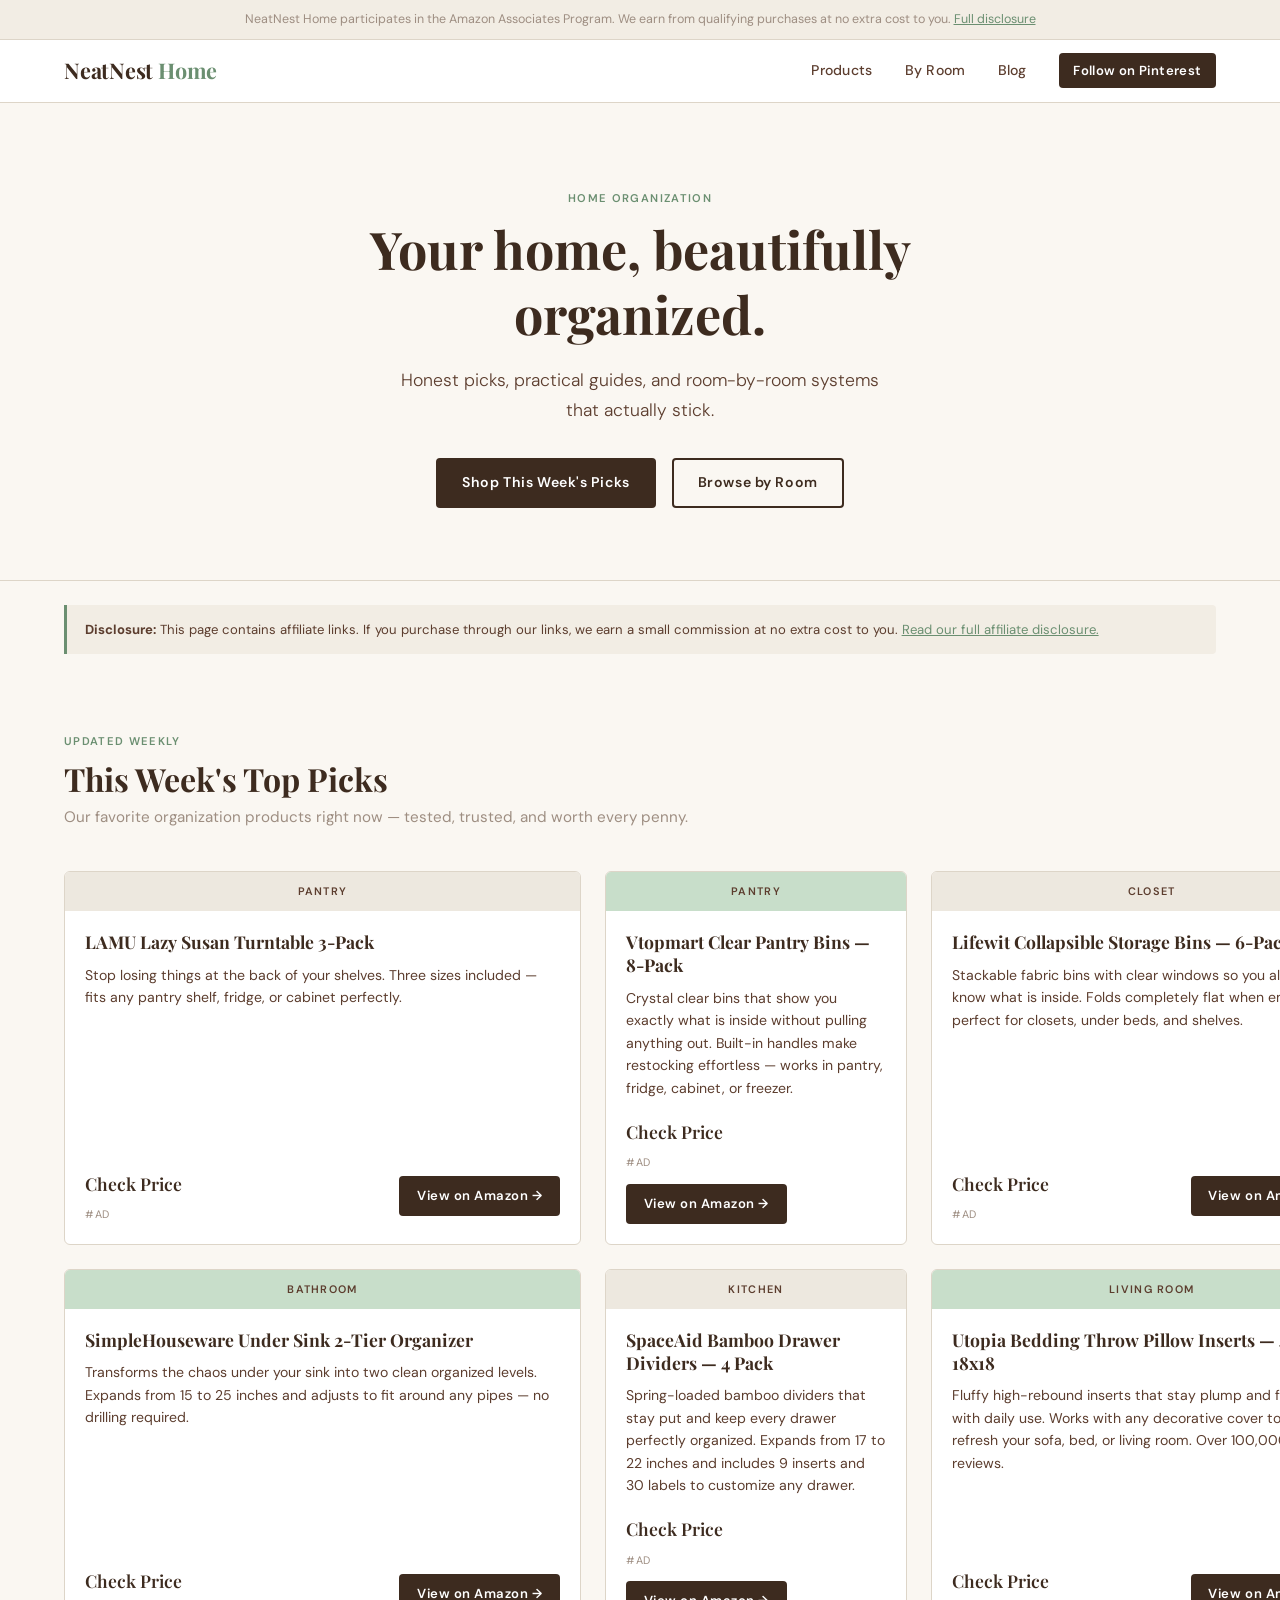
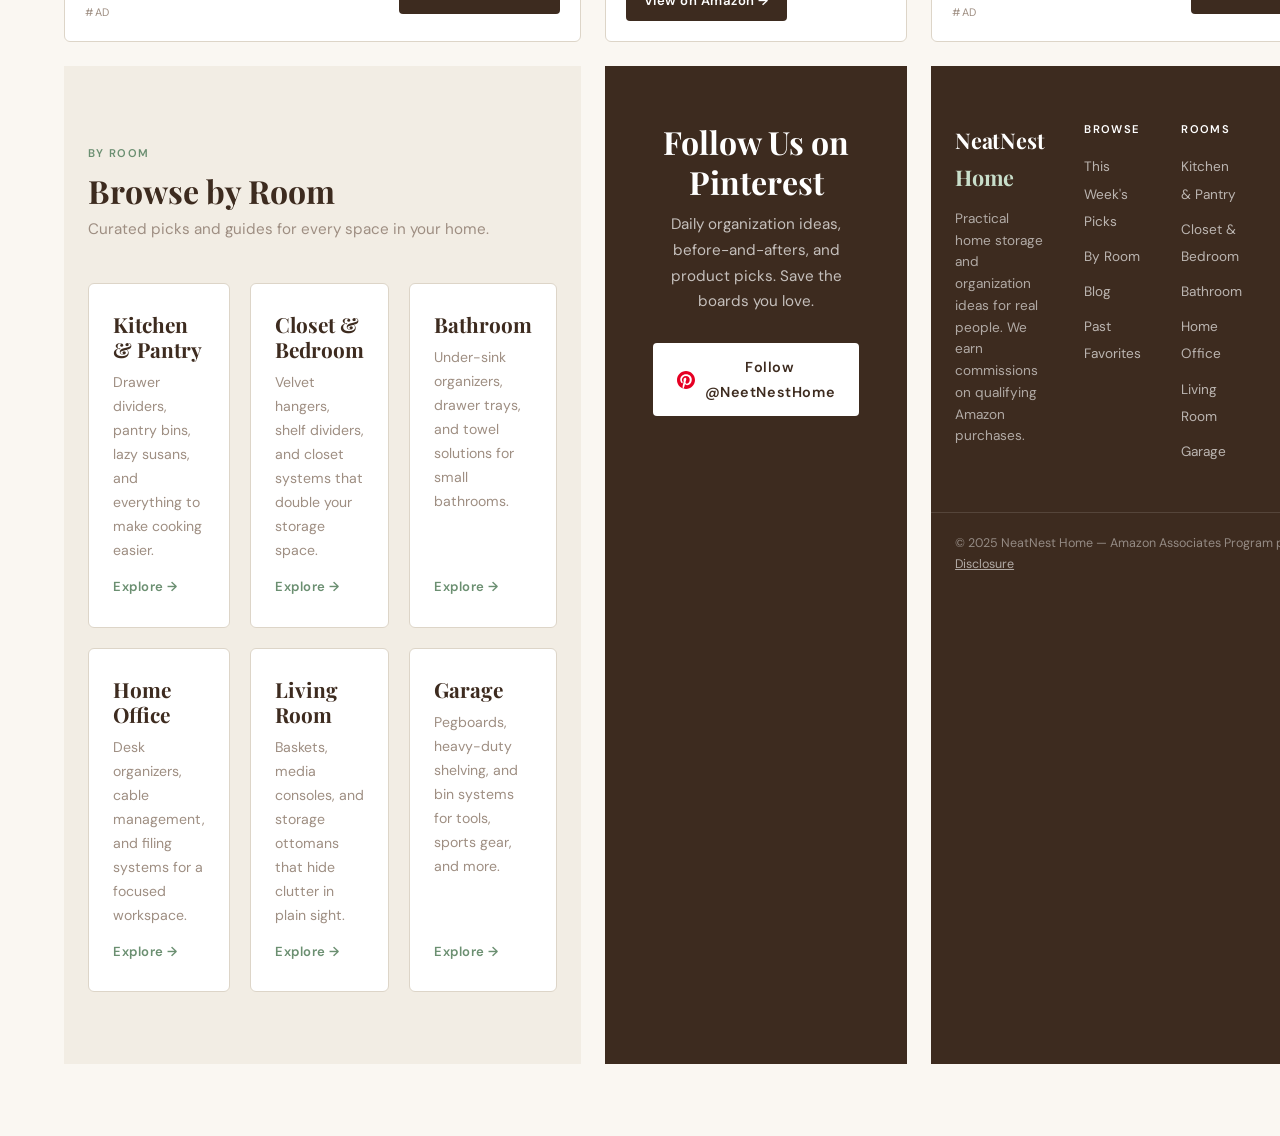
<file: index.html>
<!DOCTYPE html>
<html lang="en">
<head>
  <meta charset="UTF-8" />
  <meta name="viewport" content="width=device-width, initial-scale=1.0" />
  <title>NeatNest Home — Home Organization &amp; Storage Ideas</title>
  <meta name="description" content="Practical home storage and organization ideas for real people. Expert picks, honest reviews, and room-by-room guides." />
  <link rel="stylesheet" href="styles.css" />
</head>
<body>

<div class="disclosure-top">
  NeatNest Home participates in the Amazon Associates Program. We earn from qualifying purchases at no extra cost to you. <a href="disclosure.html">Full disclosure</a>
</div>

<header class="site-header">
  <div class="nav-inner">
    <a href="index.html" class="logo">NeatNest <span>Home</span></a>
    <button class="hamburger" id="hamburger" aria-label="Toggle navigation"><span></span><span></span><span></span></button>
    <nav class="nav-links" id="navLinks">
      <a href="#products">Products</a>
      <a href="#rooms">By Room</a>
      <a href="#blog">Blog</a>
      <a href="https://pinterest.com/NeetNestHome" target="_blank" rel="noopener" class="nav-pinterest">Follow on Pinterest</a>
    </nav>
  </div>
</header>

<!-- HERO -->
<section class="site-hero">
  <span class="section-label">Home Organization</span>
  <h1>Your home, beautifully organized.</h1>
  <p class="hero-sub">Honest picks, practical guides, and room-by-room systems that actually stick.</p>
  <div class="hero-cta">
    <a href="#products" class="btn btn-primary">Shop This Week's Picks</a>
    <a href="#rooms" class="btn btn-secondary">Browse by Room</a>
  </div>
</section>

<!-- AFFILIATE DISCLOSURE -->
<div style="max-width:1200px; margin:0 auto; padding:0 1.5rem;">
  <div class="post-disclosure" style="margin:1.5rem 0 0;">
    <strong>Disclosure:</strong> This page contains affiliate links. If you purchase through our links, we earn a small commission at no extra cost to you. <a href="disclosure.html">Read our full affiliate disclosure.</a>
  </div>
</div>

<!--
====================================
WEEKLY PICKS — UPDATE EVERY MONDAY
====================================
To change a product:
1. Update the product name in <h3>
2. Update the 2-sentence description in <p>
3. Update the price in .product-price
4. Replace the Amazon href link with your new affiliate link
5. Save the file and commit to GitHub
====================================
Cards alternate between bar-tan and bar-sage header bars.
Odd cards (1,3,5) = bar-tan | Even cards (2,4,6) = bar-sage
====================================
-->
<section class="section" id="products">
  <div class="container">
    <div class="section-header">
      <span class="section-label">Updated Weekly</span>
      <h2>This Week's Top Picks</h2>
      <p>Our favorite organization products right now — tested, trusted, and worth every penny.</p>
    </div>
    <div class="card-grid card-grid--3">

      <!-- PRODUCT 1 — edit below -->
      <div class="product-card">
  <div class="product-card-bar bar-tan">Pantry</div>
  <div class="product-card-body">
    <h3>LAMU Lazy Susan Turntable 3-Pack</h3>
    <p>Stop losing things at the back of your shelves. Three sizes included — fits any pantry shelf, fridge, or cabinet perfectly.</p>
  </div>
  <div class="product-card-footer">
    <div>
      <span class="product-price">Check Price</span>
      <span class="product-ad">#ad</span>
    </div>
    <a href="https://amzn.to/4meXYLh" target="_blank" rel="noopener sponsored" class="btn-amazon">View on Amazon &rarr;</a>
  </div>
</div>

      <!-- PRODUCT 2 — edit below -->
      <div class="product-card">
  <div class="product-card-bar bar-sage">Pantry</div>
  <div class="product-card-body">
    <h3>Vtopmart Clear Pantry Bins — 8-Pack</h3>
    <p>Crystal clear bins that show you exactly what is inside without pulling anything out. Built-in handles make restocking effortless — works in pantry, fridge, cabinet, or freezer.</p>
  </div>
  <div class="product-card-footer">
    <div>
      <span class="product-price">Check Price</span>
      <span class="product-ad">#ad</span>
    </div>
    <a href="https://amzn.to/4cgnZFa" target="_blank" rel="noopener sponsored" class="btn-amazon">View on Amazon &rarr;</a>
  </div>
</div>

      <!-- PRODUCT 3 — edit below -->
     <div class="product-card">
  <div class="product-card-bar bar-tan">Closet</div>
  <div class="product-card-body">
    <h3>Lifewit Collapsible Storage Bins — 6-Pack</h3>
    <p>Stackable fabric bins with clear windows so you always know what is inside. Folds completely flat when empty — perfect for closets, under beds, and shelves.</p>
  </div>
  <div class="product-card-footer">
    <div>
      <span class="product-price">Check Price</span>
      <span class="product-ad">#ad</span>
    </div>
    <a href="https://amzn.to/4coxEtD" target="_blank" rel="noopener sponsored" class="btn-amazon">View on Amazon &rarr;</a>
  </div>
</div>

      <!-- PRODUCT 4 — edit below -->
      <div class="product-card">
  <div class="product-card-bar bar-sage">Bathroom</div>
  <div class="product-card-body">
    <h3>SimpleHouseware Under Sink 2-Tier Organizer</h3>
    <p>Transforms the chaos under your sink into two clean organized levels. Expands from 15 to 25 inches and adjusts to fit around any pipes — no drilling required.</p>
  </div>
  <div class="product-card-footer">
    <div>
      <span class="product-price">Check Price</span>
      <span class="product-ad">#ad</span>
    </div>
    <a href="https://amzn.to/48MWfHg" target="_blank" rel="noopener sponsored" class="btn-amazon">View on Amazon &rarr;</a>
  </div>
</div>

      <!-- PRODUCT 5 — edit below -->
     <div class="product-card">
  <div class="product-card-bar bar-tan">Kitchen</div>
  <div class="product-card-body">
    <h3>SpaceAid Bamboo Drawer Dividers — 4 Pack</h3>
    <p>Spring-loaded bamboo dividers that stay put and keep every drawer perfectly organized. Expands from 17 to 22 inches and includes 9 inserts and 30 labels to customize any drawer.</p>
  </div>
  <div class="product-card-footer">
    <div>
      <span class="product-price">Check Price</span>
      <span class="product-ad">#ad</span>
    </div>
    <a href="https://amzn.to/4cd5AKX" target="_blank" rel="noopener sponsored" class="btn-amazon">View on Amazon &rarr;</a>
  </div>
</div>

      <!-- PRODUCT 6 — edit below -->
     <div class="product-card">
  <div class="product-card-bar bar-sage">Living Room</div>
  <div class="product-card-body">
    <h3>Utopia Bedding Throw Pillow Inserts — 4 Pack 18x18</h3>
    <p>Fluffy high-rebound inserts that stay plump and full even with daily use. Works with any decorative cover to instantly refresh your sofa, bed, or living room. Over 100,000 five-star reviews.</p>
  </div>
  <div class="product-card-footer">
    <div>
      <span class="product-price">Check Price</span>
      <span class="product-ad">#ad</span>
    </div>
    <a href="https://amzn.to/4cqqJA5" target="_blank" rel="noopener sponsored" class="btn-amazon">View on Amazon &rarr;</a>
  </div>
</div>
<!-- BROWSE BY ROOM -->
<section class="section" id="rooms" style="background: var(--cream-mid);">
  <div class="container">
    <div class="section-header">
      <span class="section-label">By Room</span>
      <h2>Browse by Room</h2>
      <p>Curated picks and guides for every space in your home.</p>
    </div>
    <div class="room-grid">
      <a href="rooms/kitchen.html" class="room-card">
        <h3>Kitchen &amp; Pantry</h3>
        <p>Drawer dividers, pantry bins, lazy susans, and everything to make cooking easier.</p>
        <span class="room-card-link">Explore &rarr;</span>
      </a>
      <a href="rooms/closet.html" class="room-card">
        <h3>Closet &amp; Bedroom</h3>
        <p>Velvet hangers, shelf dividers, and closet systems that double your storage space.</p>
        <span class="room-card-link">Explore &rarr;</span>
      </a>
      <a href="rooms/bathroom.html" class="room-card">
        <h3>Bathroom</h3>
        <p>Under-sink organizers, drawer trays, and towel solutions for small bathrooms.</p>
        <span class="room-card-link">Explore &rarr;</span>
      </a>
      <a href="rooms/office.html" class="room-card">
        <h3>Home Office</h3>
        <p>Desk organizers, cable management, and filing systems for a focused workspace.</p>
        <span class="room-card-link">Explore &rarr;</span>
      </a>
      <a href="rooms/living-room.html" class="room-card">
        <h3>Living Room</h3>
        <p>Baskets, media consoles, and storage ottomans that hide clutter in plain sight.</p>
        <span class="room-card-link">Explore &rarr;</span>
      </a>
      <a href="rooms/garage.html" class="room-card">
        <h3>Garage</h3>
        <p>Pegboards, heavy-duty shelving, and bin systems for tools, sports gear, and more.</p>
        <span class="room-card-link">Explore &rarr;</span>
      </a>
    </div>
  </div>
</section>

<!-- PINTEREST STRIP -->
<div class="pinterest-strip">
  <div class="container">
    <h2>Follow Us on Pinterest</h2>
    <p>Daily organization ideas, before-and-afters, and product picks. Save the boards you love.</p>
    <a href="https://pinterest.com/NeetNestHome" target="_blank" rel="noopener" class="btn-pinterest">
      <svg viewBox="0 0 24 24"><path d="M12 0C5.373 0 0 5.373 0 12c0 5.084 3.163 9.426 7.627 11.174-.105-.949-.2-2.405.042-3.441.218-.937 1.407-5.965 1.407-5.965s-.359-.719-.359-1.782c0-1.668.967-2.914 2.171-2.914 1.023 0 1.518.769 1.518 1.69 0 1.029-.655 2.568-.994 3.995-.283 1.194.599 2.169 1.777 2.169 2.133 0 3.772-2.249 3.772-5.495 0-2.873-2.064-4.882-5.012-4.882-3.414 0-5.418 2.561-5.418 5.207 0 1.031.397 2.138.893 2.738a.36.36 0 01.083.345l-.333 1.36c-.053.22-.174.267-.402.161-1.499-.698-2.436-2.889-2.436-4.649 0-3.785 2.75-7.262 7.929-7.262 4.163 0 7.398 2.967 7.398 6.931 0 4.136-2.607 7.464-6.227 7.464-1.216 0-2.359-.632-2.75-1.378l-.748 2.853c-.271 1.043-1.002 2.35-1.492 3.146C9.57 23.812 10.763 24 12 24c6.627 0 12-5.373 12-12S18.627 0 12 0z"/></svg>
      Follow @NeetNestHome
    </a>
  </div>
</div>

<!-- FOOTER -->
<footer class="site-footer">
  <div class="container footer-grid">
    <div class="footer-brand">
      <a href="index.html" class="logo logo-white">NeatNest <span>Home</span></a>
      <p>Practical home storage and organization ideas for real people. We earn commissions on qualifying Amazon purchases.</p>
    </div>
    <div class="footer-col">
      <h4>Browse</h4>
      <ul>
        <li><a href="#products">This Week's Picks</a></li>
        <li><a href="#rooms">By Room</a></li>
        <li><a href="#blog">Blog</a></li>
        <li><a href="#archive">Past Favorites</a></li>
      </ul>
    </div>
    <div class="footer-col">
      <h4>Rooms</h4>
      <ul>
        <li><a href="rooms/kitchen.html">Kitchen &amp; Pantry</a></li>
        <li><a href="rooms/closet.html">Closet &amp; Bedroom</a></li>
        <li><a href="rooms/bathroom.html">Bathroom</a></li>
        <li><a href="rooms/office.html">Home Office</a></li>
        <li><a href="rooms/living-room.html">Living Room</a></li>
        <li><a href="rooms/garage.html">Garage</a></li>
      </ul>
    </div>
    <div class="footer-col">
      <h4>Legal</h4>
      <ul>
        <li><a href="disclosure.html">Affiliate Disclosure</a></li>
        <li><a href="privacy.html">Privacy Policy</a></li>
        <li><a href="contact.html">Contact</a></li>
      </ul>
    </div>
  </div>
  <div class="footer-bottom">
    <div class="container">
      <p>&copy; 2025 NeatNest Home &mdash; Amazon Associates Program participant. <a href="disclosure.html">Disclosure</a></p>
    </div>
  </div>
</footer>

<script>
  const hamburger = document.getElementById('hamburger');
  const navLinks  = document.getElementById('navLinks');
  hamburger.addEventListener('click', () => {
    hamburger.classList.toggle('open');
    navLinks.classList.toggle('open');
  });
</script>
</body>
</html>
</file>
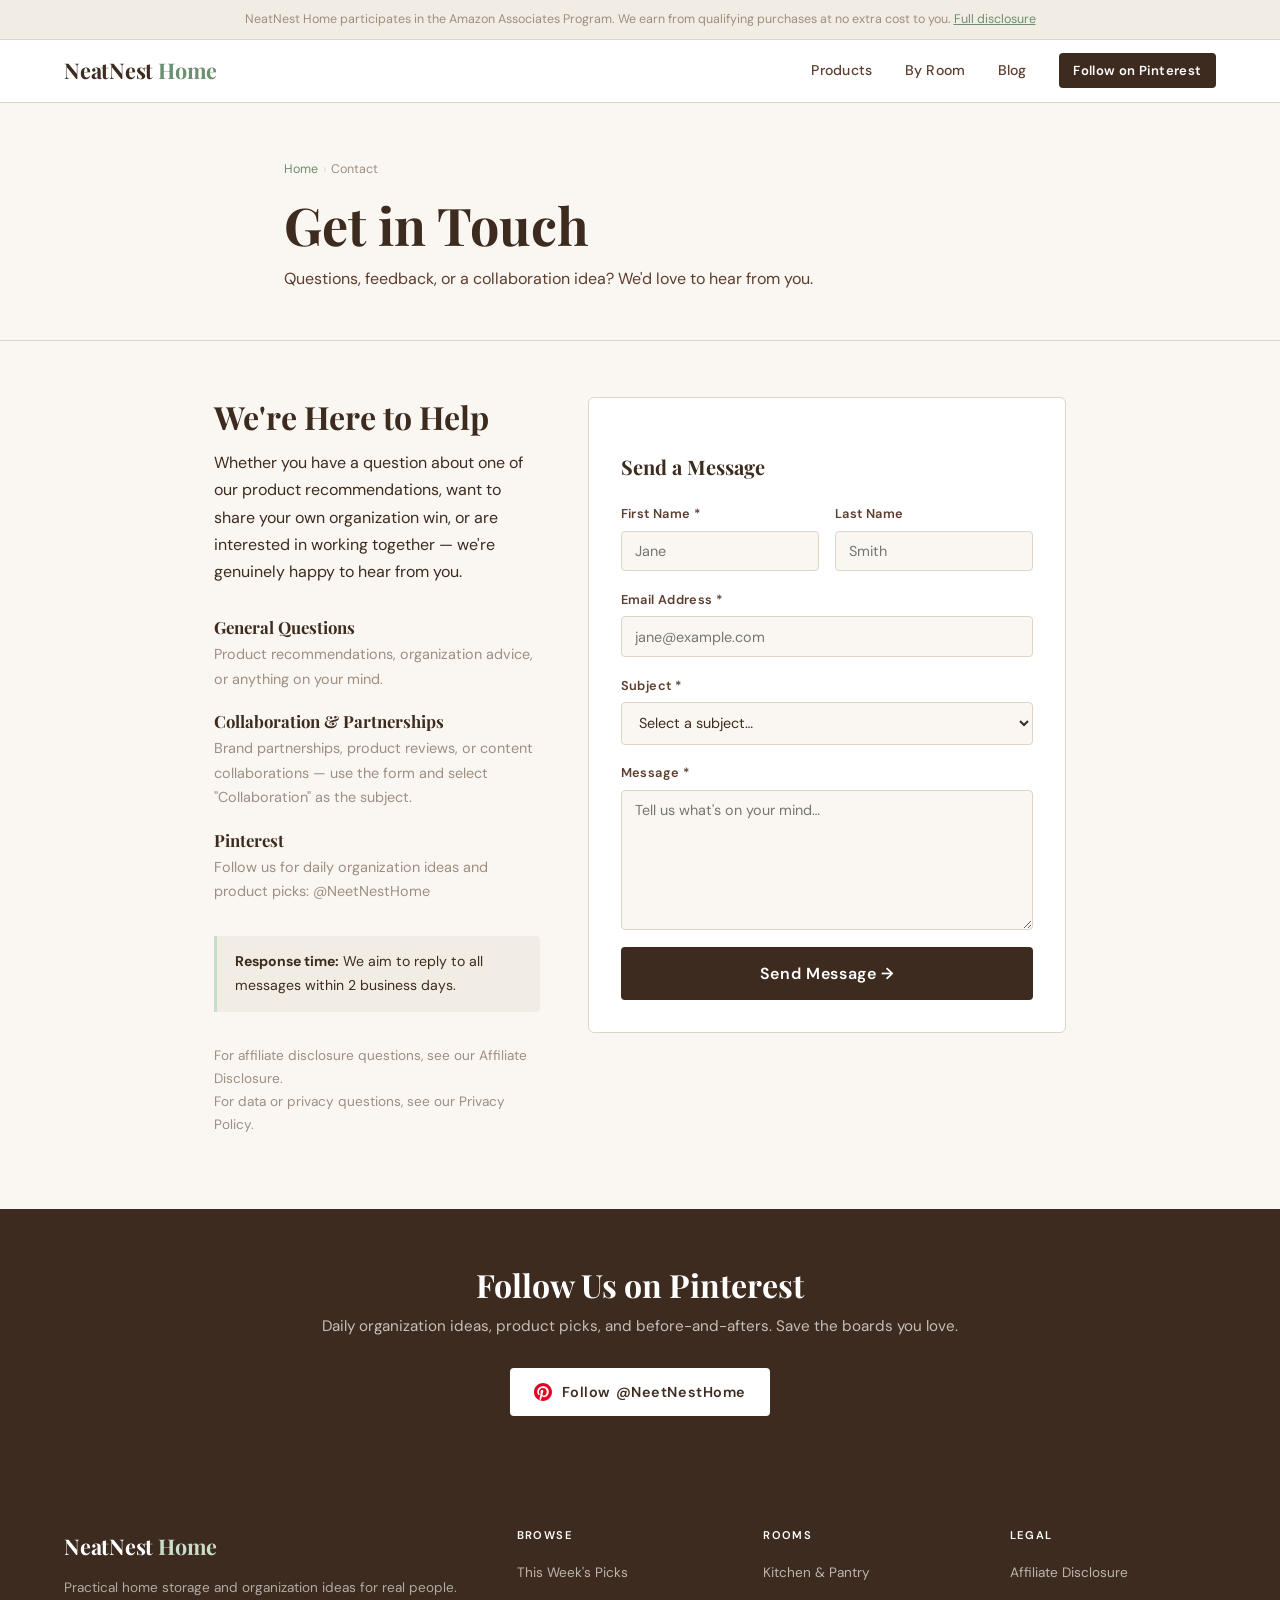
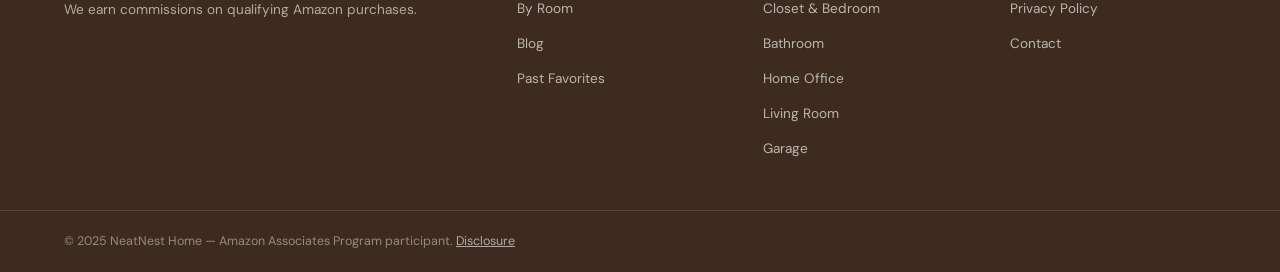
<file: contact.html>
<!DOCTYPE html>
<html lang="en">
<head>
  <meta charset="UTF-8" />
  <meta name="viewport" content="width=device-width, initial-scale=1.0" />
  <title>Contact — NeatNest Home</title>
  <meta name="description" content="Get in touch with NeatNest Home. Questions, feedback, collaboration inquiries — we'd love to hear from you." />
  <link rel="stylesheet" href="styles.css" />
</head>
<body>

<div class="disclosure-top">
  NeatNest Home participates in the Amazon Associates Program. We earn from qualifying purchases at no extra cost to you. <a href="disclosure.html">Full disclosure</a>
</div>

<header class="site-header">
  <div class="nav-inner">
    <a href="index.html" class="logo">NeatNest <span>Home</span></a>
    <button class="hamburger" id="hamburger" aria-label="Toggle navigation"><span></span><span></span><span></span></button>
    <nav class="nav-links" id="navLinks">
      <a href="index.html#products">Products</a>
      <a href="index.html#rooms">By Room</a>
      <a href="index.html#blog">Blog</a>
      <a href="https://pinterest.com/NeetNestHome" target="_blank" rel="noopener" class="nav-pinterest">Follow on Pinterest</a>
    </nav>
  </div>
</header>

<div class="page-hero">
  <div class="container--narrow">
    <div class="breadcrumb">
      <a href="index.html">Home</a>
      <span class="breadcrumb-sep">&rsaquo;</span>
      <span>Contact</span>
    </div>
    <h1>Get in Touch</h1>
    <p>Questions, feedback, or a collaboration idea? We'd love to hear from you.</p>
  </div>
</div>

<div class="page-content">
  <div class="container" style="max-width:900px;">
    <div style="display:grid; grid-template-columns:1fr 1fr; gap:3rem; align-items:start;">

      <div>
        <h2 style="margin-top:0;">We're Here to Help</h2>
        <p>Whether you have a question about one of our product recommendations, want to share your own organization win, or are interested in working together — we're genuinely happy to hear from you.</p>

        <div style="margin:2rem 0;">
          <div style="display:flex; gap:1rem; margin-bottom:1.25rem; align-items:flex-start;">
            <div>
              <h4 style="margin-bottom:.25rem;">General Questions</h4>
              <p style="font-size:.9rem; color:var(--muted); margin:0;">Product recommendations, organization advice, or anything on your mind.</p>
            </div>
          </div>
          <div style="display:flex; gap:1rem; margin-bottom:1.25rem; align-items:flex-start;">
            <div>
              <h4 style="margin-bottom:.25rem;">Collaboration &amp; Partnerships</h4>
              <p style="font-size:.9rem; color:var(--muted); margin:0;">Brand partnerships, product reviews, or content collaborations — use the form and select "Collaboration" as the subject.</p>
            </div>
          </div>
          <div style="display:flex; gap:1rem; margin-bottom:1.25rem; align-items:flex-start;">
            <div>
              <h4 style="margin-bottom:.25rem;">Pinterest</h4>
              <p style="font-size:.9rem; color:var(--muted); margin:0;">Follow us for daily organization ideas and product picks: <a href="https://pinterest.com/NeetNestHome" target="_blank" rel="noopener">@NeetNestHome</a></p>
            </div>
          </div>
        </div>

        <div class="tip-box">
          <p><strong>Response time:</strong> We aim to reply to all messages within 2 business days.</p>
        </div>

        <div style="margin-top:2rem;">
          <p style="font-size:.85rem; color:var(--muted);">
            For affiliate disclosure questions, see our <a href="disclosure.html">Affiliate Disclosure</a>.<br>
            For data or privacy questions, see our <a href="privacy.html">Privacy Policy</a>.
          </p>
        </div>
      </div>

      <div>
        <div class="contact-form">
          <h3 style="margin-bottom:1.5rem; font-size:1.25rem;">Send a Message</h3>
          <form action="https://formsubmit.co/neatnesthome@gmail.com" method="POST" id="contactForm">
            <input type="text" name="_honey" style="display:none" />
            <input type="hidden" name="_captcha" value="false" />
            <input type="hidden" name="_next" value="https://neatnesthome.github.io/contact.html?sent=true" />

            <div class="form-row">
              <div class="form-group">
                <label for="firstName">First Name *</label>
                <input type="text" id="firstName" name="first_name" required placeholder="Jane" />
              </div>
              <div class="form-group">
                <label for="lastName">Last Name</label>
                <input type="text" id="lastName" name="last_name" placeholder="Smith" />
              </div>
            </div>

            <div class="form-group">
              <label for="email">Email Address *</label>
              <input type="email" id="email" name="email" required placeholder="jane@example.com" />
            </div>

            <div class="form-group">
              <label for="subject">Subject *</label>
              <select id="subject" name="subject" required>
                <option value="" disabled selected>Select a subject&hellip;</option>
                <option value="General Question">General Question</option>
                <option value="Product Recommendation">Product Recommendation Request</option>
                <option value="Collaboration">Collaboration / Partnership</option>
                <option value="Content Feedback">Content Feedback</option>
                <option value="Other">Other</option>
              </select>
            </div>

            <div class="form-group">
              <label for="message">Message *</label>
              <textarea id="message" name="message" required placeholder="Tell us what's on your mind&hellip;"></textarea>
            </div>

            <button type="submit" class="btn btn-primary" style="width:100%; font-size:1rem; padding:.85rem;">
              Send Message &rarr;
            </button>
          </form>

          <div id="successMsg" style="display:none; background:#e8f3e8; border-radius:8px; padding:1.25rem; text-align:center; margin-top:1rem;">
            <strong>Message sent!</strong><br>
            <span style="font-size:.9rem; color:var(--muted);">We'll get back to you within 2 business days.</span>
          </div>
        </div>
      </div>

    </div>
  </div>
</div>

<div class="pinterest-strip">
  <div class="container">
    <h2>Follow Us on Pinterest</h2>
    <p>Daily organization ideas, product picks, and before-and-afters. Save the boards you love.</p>
    <a href="https://pinterest.com/NeetNestHome" target="_blank" rel="noopener" class="btn-pinterest">
      <svg viewBox="0 0 24 24"><path d="M12 0C5.373 0 0 5.373 0 12c0 5.084 3.163 9.426 7.627 11.174-.105-.949-.2-2.405.042-3.441.218-.937 1.407-5.965 1.407-5.965s-.359-.719-.359-1.782c0-1.668.967-2.914 2.171-2.914 1.023 0 1.518.769 1.518 1.69 0 1.029-.655 2.568-.994 3.995-.283 1.194.599 2.169 1.777 2.169 2.133 0 3.772-2.249 3.772-5.495 0-2.873-2.064-4.882-5.012-4.882-3.414 0-5.418 2.561-5.418 5.207 0 1.031.397 2.138.893 2.738a.36.36 0 01.083.345l-.333 1.36c-.053.22-.174.267-.402.161-1.499-.698-2.436-2.889-2.436-4.649 0-3.785 2.75-7.262 7.929-7.262 4.163 0 7.398 2.967 7.398 6.931 0 4.136-2.607 7.464-6.227 7.464-1.216 0-2.359-.632-2.75-1.378l-.748 2.853c-.271 1.043-1.002 2.35-1.492 3.146C9.57 23.812 10.763 24 12 24c6.627 0 12-5.373 12-12S18.627 0 12 0z"/></svg>
      Follow @NeetNestHome
    </a>
  </div>
</div>

<footer class="site-footer">
  <div class="container footer-grid">
    <div class="footer-brand">
      <a href="index.html" class="logo logo-white">NeatNest <span>Home</span></a>
      <p>Practical home storage and organization ideas for real people. We earn commissions on qualifying Amazon purchases.</p>
    </div>
    <div class="footer-col">
      <h4>Browse</h4>
      <ul>
        <li><a href="index.html#products">This Week's Picks</a></li>
        <li><a href="index.html#rooms">By Room</a></li>
        <li><a href="index.html#blog">Blog</a></li>
        <li><a href="index.html#archive">Past Favorites</a></li>
      </ul>
    </div>
    <div class="footer-col">
      <h4>Rooms</h4>
      <ul>
        <li><a href="rooms/kitchen.html">Kitchen &amp; Pantry</a></li>
        <li><a href="rooms/closet.html">Closet &amp; Bedroom</a></li>
        <li><a href="rooms/bathroom.html">Bathroom</a></li>
        <li><a href="rooms/office.html">Home Office</a></li>
        <li><a href="rooms/living-room.html">Living Room</a></li>
        <li><a href="rooms/garage.html">Garage</a></li>
      </ul>
    </div>
    <div class="footer-col">
      <h4>Legal</h4>
      <ul>
        <li><a href="disclosure.html">Affiliate Disclosure</a></li>
        <li><a href="privacy.html">Privacy Policy</a></li>
        <li><a href="contact.html">Contact</a></li>
      </ul>
    </div>
  </div>
  <div class="footer-bottom">
    <div class="container">
      <p>&copy; 2025 NeatNest Home &mdash; Amazon Associates Program participant. <a href="disclosure.html">Disclosure</a></p>
    </div>
  </div>
</footer>

<script>
  const hamburger = document.getElementById('hamburger');
  const navLinks  = document.getElementById('navLinks');
  hamburger.addEventListener('click', () => { hamburger.classList.toggle('open'); navLinks.classList.toggle('open'); });

  if (new URLSearchParams(window.location.search).get('sent') === 'true') {
    document.getElementById('successMsg').style.display = 'block';
    document.getElementById('contactForm').style.display = 'none';
  }
</script>

<style>
  @media (max-width: 640px) {
    .page-content .container > div {
      grid-template-columns: 1fr !important;
    }
  }
</style>
</body>
</html>
</file>
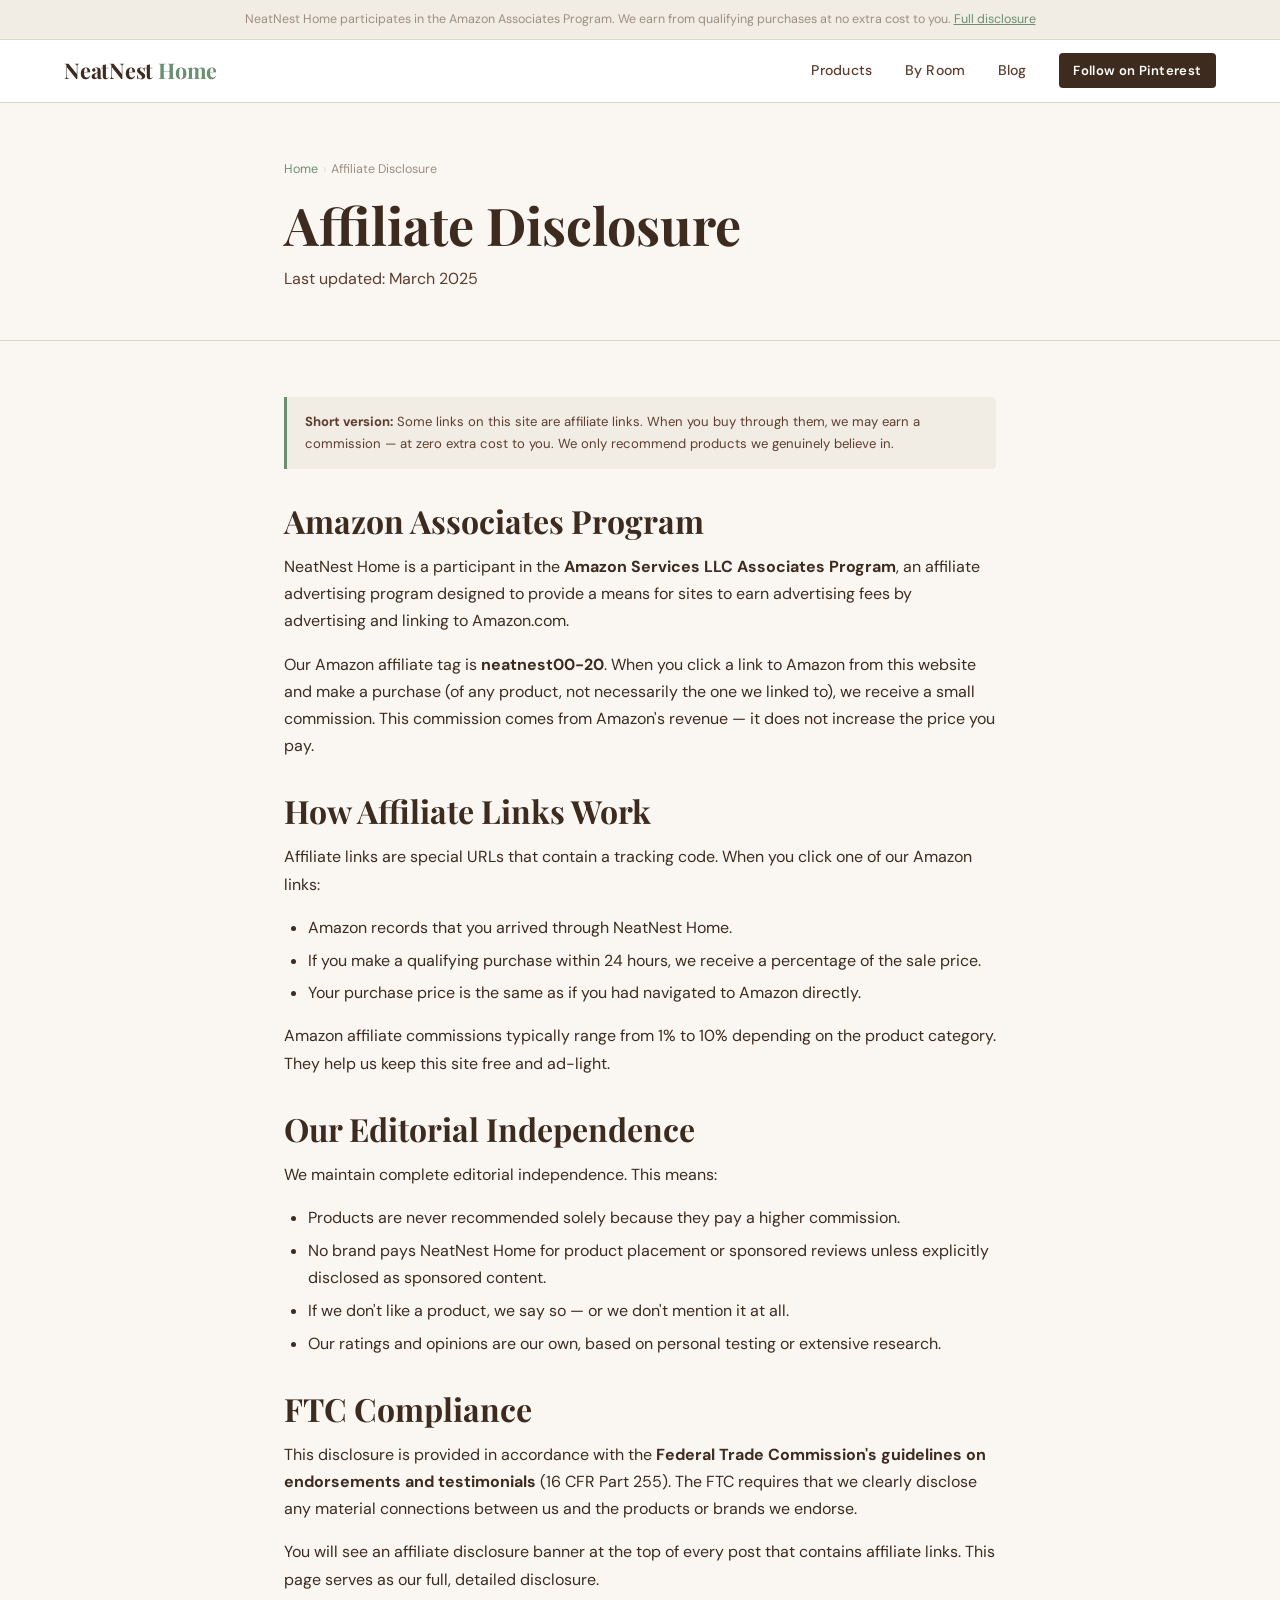
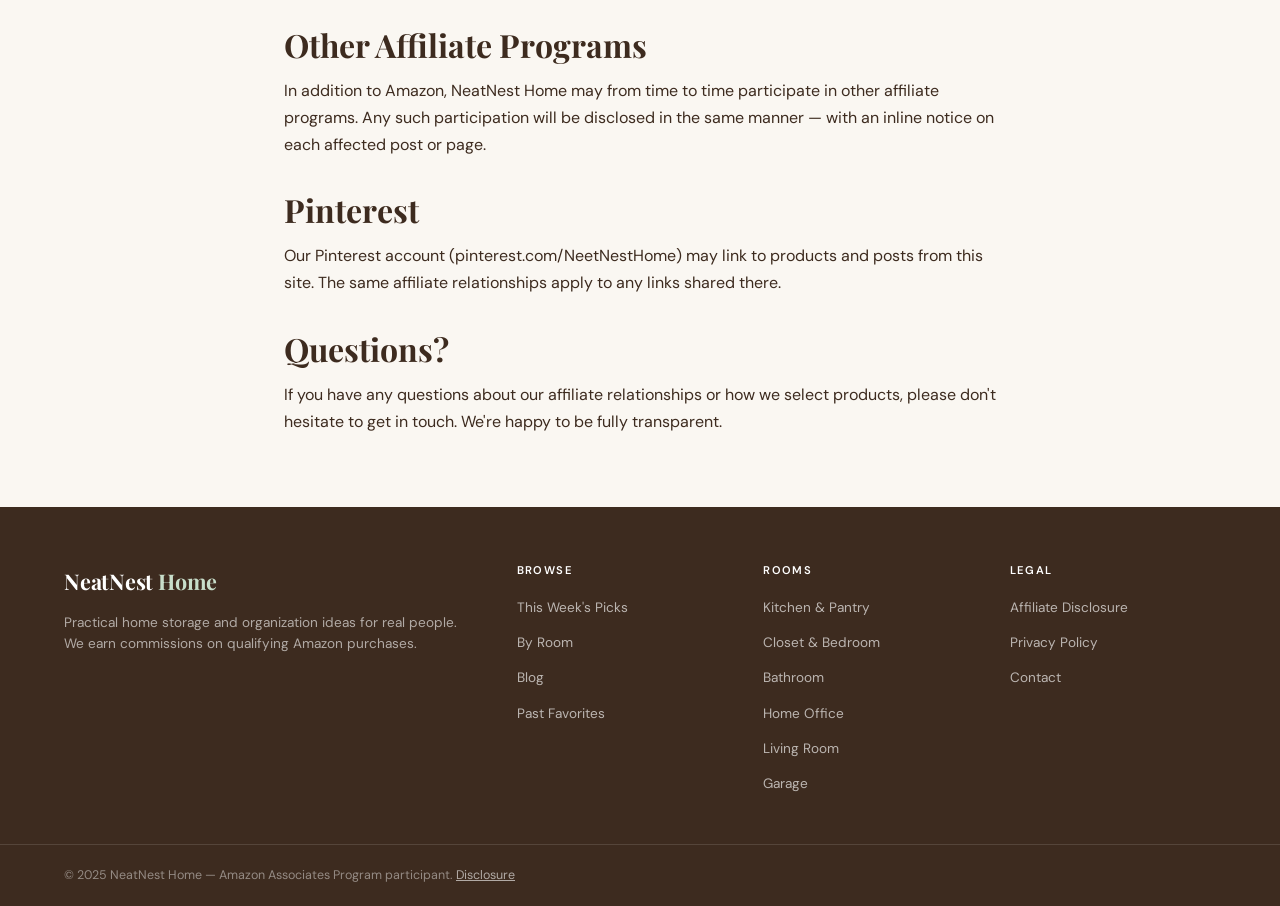
<file: disclosure.html>
<!DOCTYPE html>
<html lang="en">
<head>
  <meta charset="UTF-8" />
  <meta name="viewport" content="width=device-width, initial-scale=1.0" />
  <title>Affiliate Disclosure — NeatNest Home</title>
  <meta name="description" content="NeatNest Home's full affiliate disclosure. We're transparent about how we earn money so you can trust our recommendations." />
  <link rel="stylesheet" href="styles.css" />
</head>
<body>

<div class="disclosure-top">
  NeatNest Home participates in the Amazon Associates Program. We earn from qualifying purchases at no extra cost to you. <a href="disclosure.html">Full disclosure</a>
</div>

<header class="site-header">
  <div class="nav-inner">
    <a href="index.html" class="logo">NeatNest <span>Home</span></a>
    <button class="hamburger" id="hamburger" aria-label="Toggle navigation"><span></span><span></span><span></span></button>
    <nav class="nav-links" id="navLinks">
      <a href="index.html#products">Products</a>
      <a href="index.html#rooms">By Room</a>
      <a href="index.html#blog">Blog</a>
      <a href="https://pinterest.com/NeetNestHome" target="_blank" rel="noopener" class="nav-pinterest">Follow on Pinterest</a>
    </nav>
  </div>
</header>

<div class="page-hero">
  <div class="container--narrow">
    <div class="breadcrumb">
      <a href="index.html">Home</a>
      <span class="breadcrumb-sep">&rsaquo;</span>
      <span>Affiliate Disclosure</span>
    </div>
    <h1>Affiliate Disclosure</h1>
    <p>Last updated: March 2025</p>
  </div>
</div>

<div class="page-content">
  <div class="container--narrow">

    <div class="post-disclosure" style="margin-bottom:2rem;">
      <strong>Short version:</strong> Some links on this site are affiliate links. When you buy through them, we may earn a commission — at zero extra cost to you. We only recommend products we genuinely believe in.
    </div>

    <h2>Amazon Associates Program</h2>
    <p>NeatNest Home is a participant in the <strong>Amazon Services LLC Associates Program</strong>, an affiliate advertising program designed to provide a means for sites to earn advertising fees by advertising and linking to Amazon.com.</p>
    <p>Our Amazon affiliate tag is <strong>neatnest00-20</strong>. When you click a link to Amazon from this website and make a purchase (of any product, not necessarily the one we linked to), we receive a small commission. This commission comes from Amazon's revenue — it does not increase the price you pay.</p>

    <h2>How Affiliate Links Work</h2>
    <p>Affiliate links are special URLs that contain a tracking code. When you click one of our Amazon links:</p>
    <ul>
      <li>Amazon records that you arrived through NeatNest Home.</li>
      <li>If you make a qualifying purchase within 24 hours, we receive a percentage of the sale price.</li>
      <li>Your purchase price is the same as if you had navigated to Amazon directly.</li>
    </ul>
    <p>Amazon affiliate commissions typically range from 1% to 10% depending on the product category. They help us keep this site free and ad-light.</p>

    <h2>Our Editorial Independence</h2>
    <p>We maintain complete editorial independence. This means:</p>
    <ul>
      <li>Products are never recommended solely because they pay a higher commission.</li>
      <li>No brand pays NeatNest Home for product placement or sponsored reviews unless explicitly disclosed as sponsored content.</li>
      <li>If we don't like a product, we say so — or we don't mention it at all.</li>
      <li>Our ratings and opinions are our own, based on personal testing or extensive research.</li>
    </ul>

    <h2>FTC Compliance</h2>
    <p>This disclosure is provided in accordance with the <strong>Federal Trade Commission's guidelines on endorsements and testimonials</strong> (16 CFR Part 255). The FTC requires that we clearly disclose any material connections between us and the products or brands we endorse.</p>
    <p>You will see an affiliate disclosure banner at the top of every post that contains affiliate links. This page serves as our full, detailed disclosure.</p>

    <h2>Other Affiliate Programs</h2>
    <p>In addition to Amazon, NeatNest Home may from time to time participate in other affiliate programs. Any such participation will be disclosed in the same manner — with an inline notice on each affected post or page.</p>

    <h2>Pinterest</h2>
    <p>Our Pinterest account (<a href="https://pinterest.com/NeetNestHome" target="_blank" rel="noopener">pinterest.com/NeetNestHome</a>) may link to products and posts from this site. The same affiliate relationships apply to any links shared there.</p>

    <h2>Questions?</h2>
    <p>If you have any questions about our affiliate relationships or how we select products, please don't hesitate to <a href="contact.html">get in touch</a>. We're happy to be fully transparent.</p>

  </div>
</div>

<footer class="site-footer">
  <div class="container footer-grid">
    <div class="footer-brand">
      <a href="index.html" class="logo logo-white">NeatNest <span>Home</span></a>
      <p>Practical home storage and organization ideas for real people. We earn commissions on qualifying Amazon purchases.</p>
    </div>
    <div class="footer-col">
      <h4>Browse</h4>
      <ul>
        <li><a href="index.html#products">This Week's Picks</a></li>
        <li><a href="index.html#rooms">By Room</a></li>
        <li><a href="index.html#blog">Blog</a></li>
        <li><a href="index.html#archive">Past Favorites</a></li>
      </ul>
    </div>
    <div class="footer-col">
      <h4>Rooms</h4>
      <ul>
        <li><a href="rooms/kitchen.html">Kitchen &amp; Pantry</a></li>
        <li><a href="rooms/closet.html">Closet &amp; Bedroom</a></li>
        <li><a href="rooms/bathroom.html">Bathroom</a></li>
        <li><a href="rooms/office.html">Home Office</a></li>
        <li><a href="rooms/living-room.html">Living Room</a></li>
        <li><a href="rooms/garage.html">Garage</a></li>
      </ul>
    </div>
    <div class="footer-col">
      <h4>Legal</h4>
      <ul>
        <li><a href="disclosure.html">Affiliate Disclosure</a></li>
        <li><a href="privacy.html">Privacy Policy</a></li>
        <li><a href="contact.html">Contact</a></li>
      </ul>
    </div>
  </div>
  <div class="footer-bottom">
    <div class="container">
      <p>&copy; 2025 NeatNest Home &mdash; Amazon Associates Program participant. <a href="disclosure.html">Disclosure</a></p>
    </div>
  </div>
</footer>

<script>
  const hamburger = document.getElementById('hamburger');
  const navLinks  = document.getElementById('navLinks');
  hamburger.addEventListener('click', () => { hamburger.classList.toggle('open'); navLinks.classList.toggle('open'); });
</script>
</body>
</html>
</file>
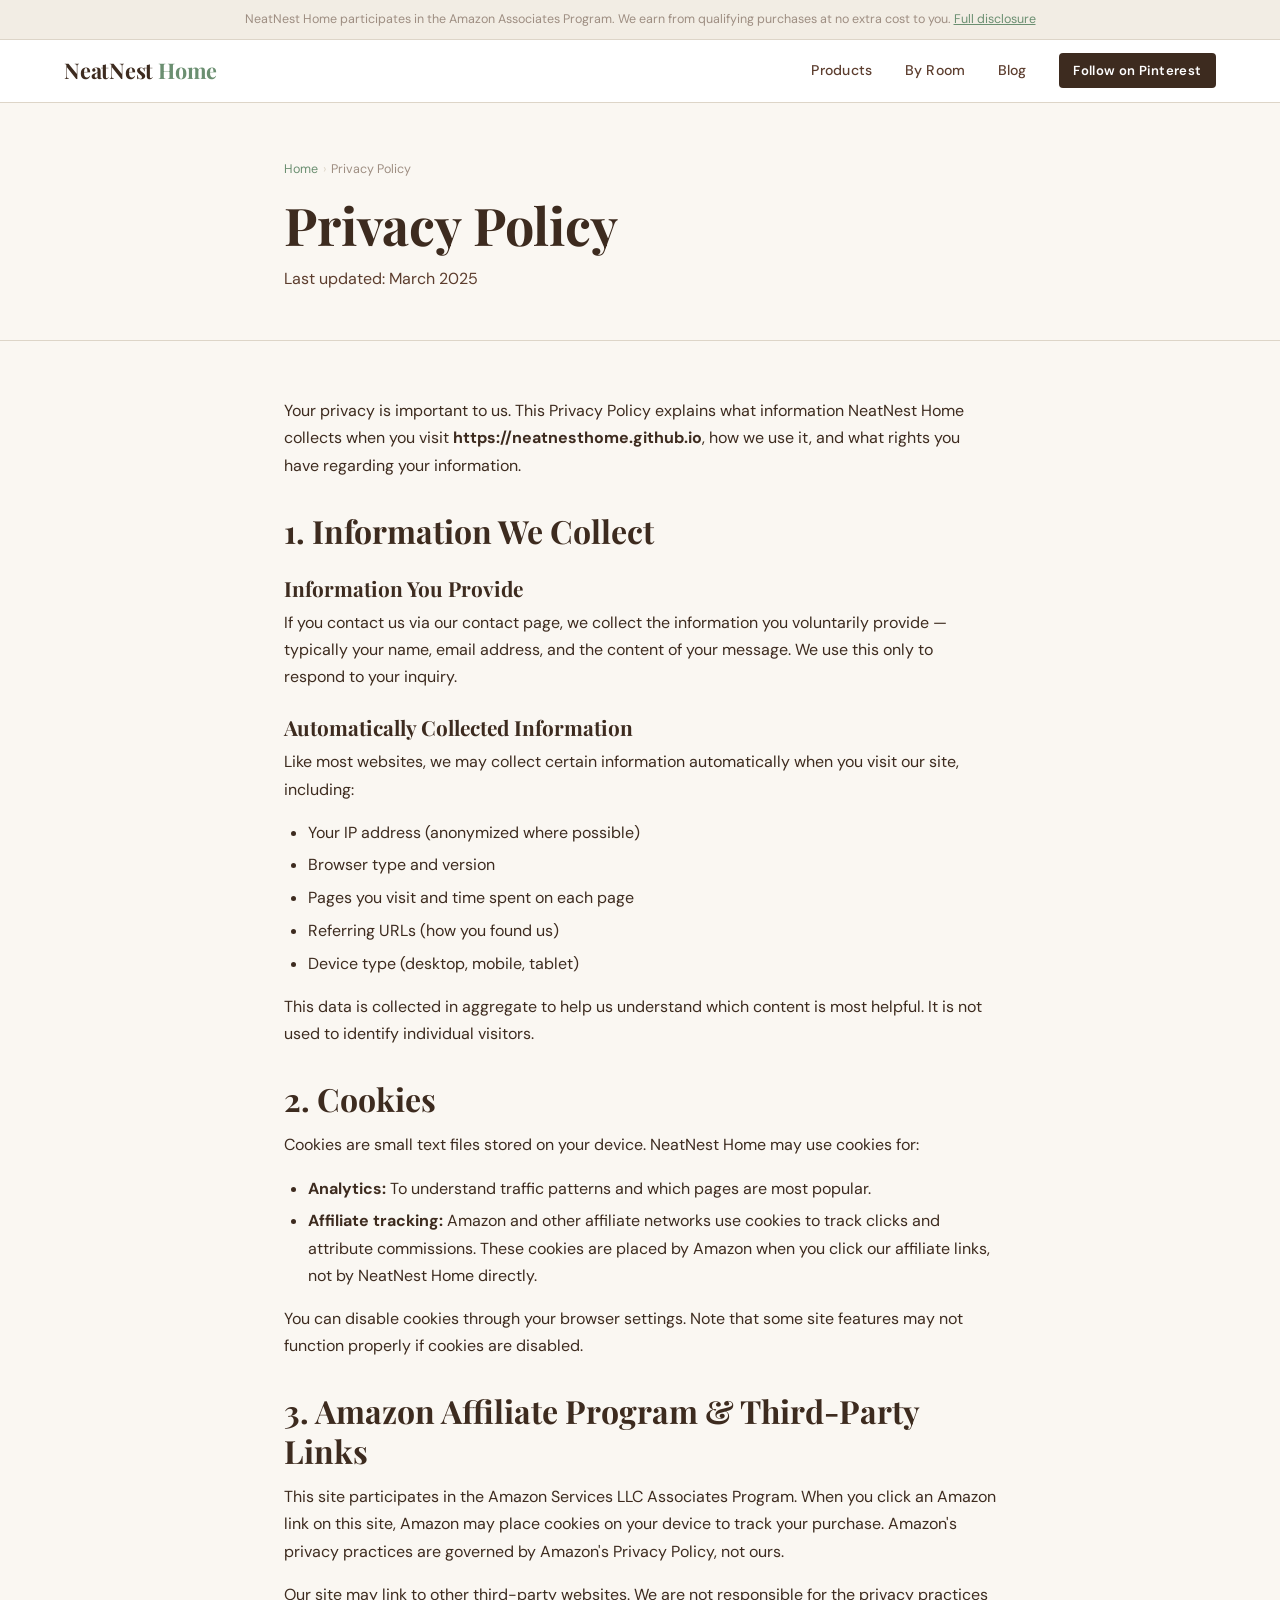
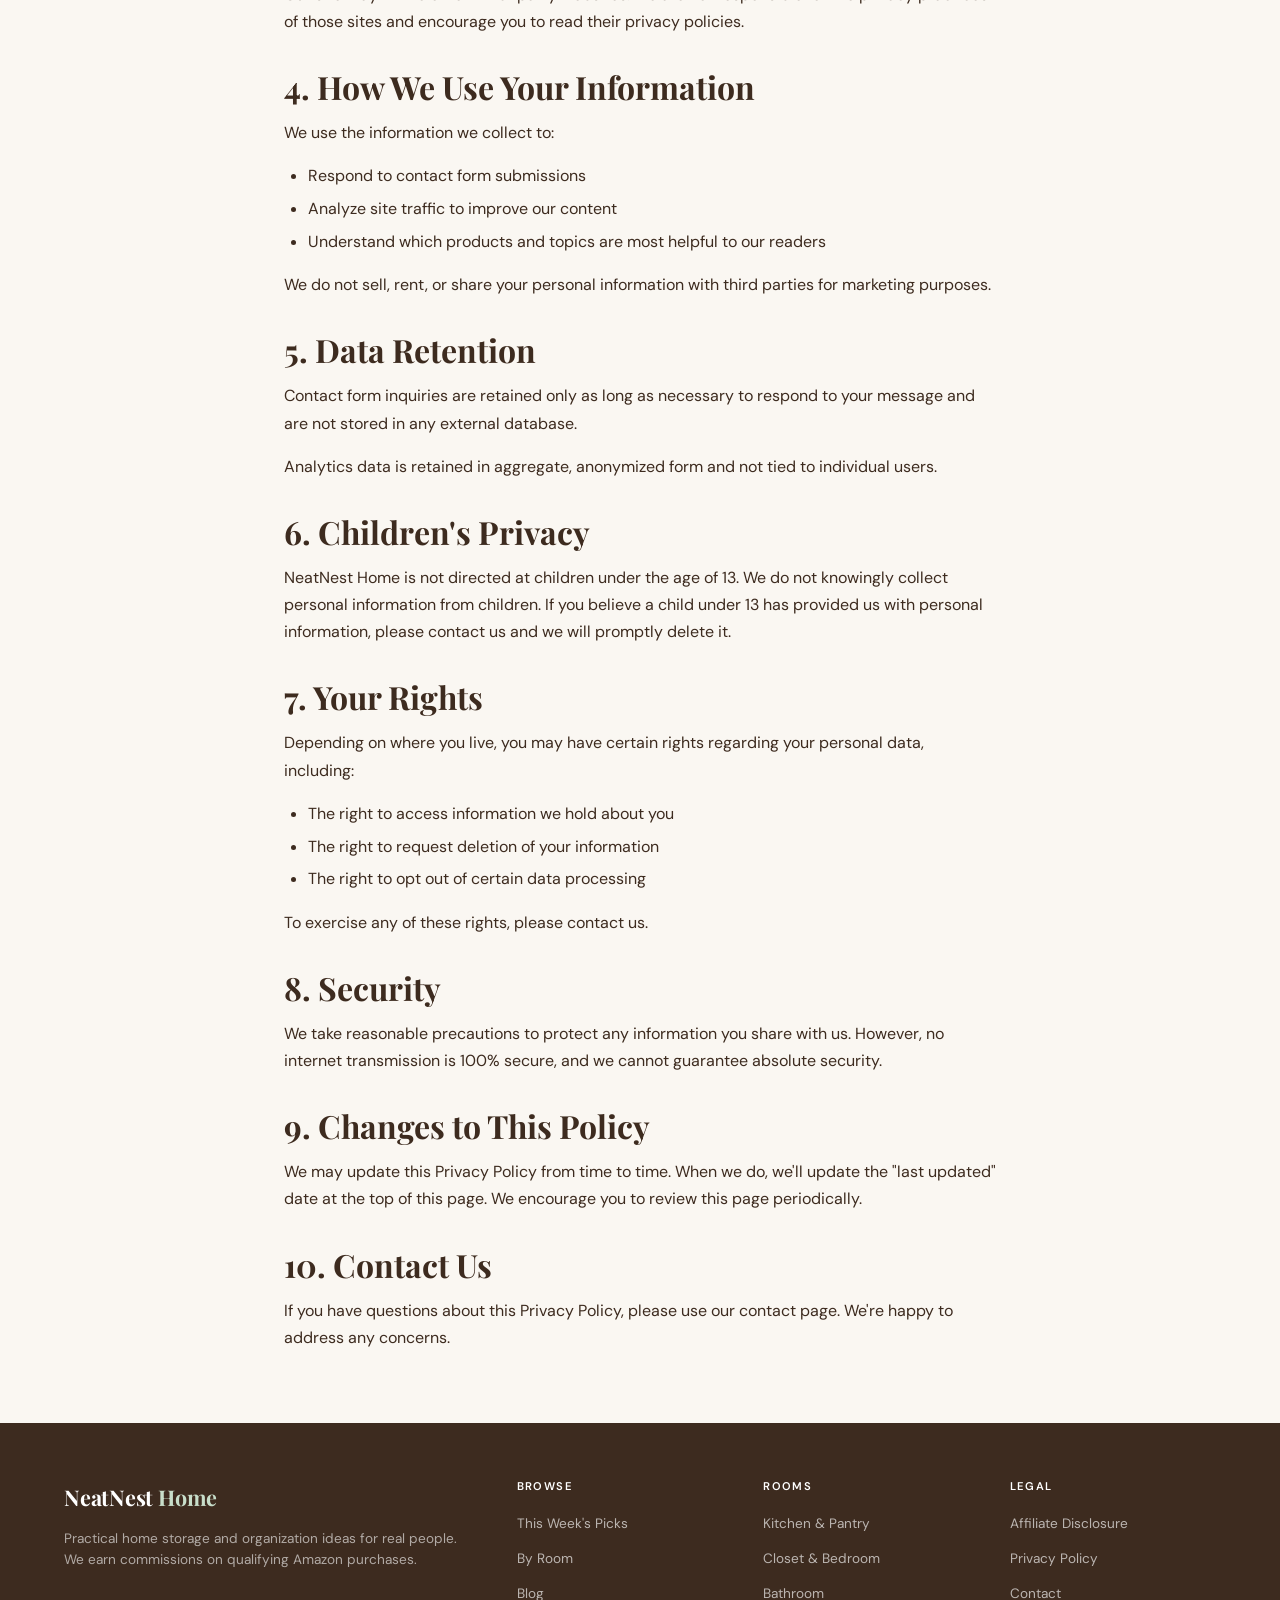
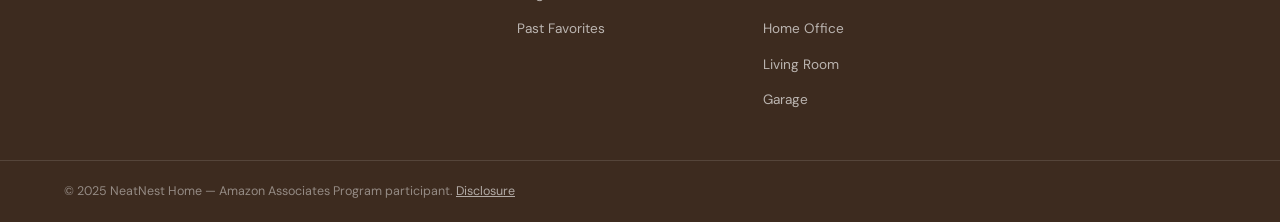
<file: privacy.html>
<!DOCTYPE html>
<html lang="en">
<head>
  <meta charset="UTF-8" />
  <meta name="viewport" content="width=device-width, initial-scale=1.0" />
  <title>Privacy Policy — NeatNest Home</title>
  <meta name="description" content="NeatNest Home's privacy policy — how we collect, use, and protect your information." />
  <link rel="stylesheet" href="styles.css" />
</head>
<body>

<div class="disclosure-top">
  NeatNest Home participates in the Amazon Associates Program. We earn from qualifying purchases at no extra cost to you. <a href="disclosure.html">Full disclosure</a>
</div>

<header class="site-header">
  <div class="nav-inner">
    <a href="index.html" class="logo">NeatNest <span>Home</span></a>
    <button class="hamburger" id="hamburger" aria-label="Toggle navigation"><span></span><span></span><span></span></button>
    <nav class="nav-links" id="navLinks">
      <a href="index.html#products">Products</a>
      <a href="index.html#rooms">By Room</a>
      <a href="index.html#blog">Blog</a>
      <a href="https://pinterest.com/NeetNestHome" target="_blank" rel="noopener" class="nav-pinterest">Follow on Pinterest</a>
    </nav>
  </div>
</header>

<div class="page-hero">
  <div class="container--narrow">
    <div class="breadcrumb">
      <a href="index.html">Home</a>
      <span class="breadcrumb-sep">&rsaquo;</span>
      <span>Privacy Policy</span>
    </div>
    <h1>Privacy Policy</h1>
    <p>Last updated: March 2025</p>
  </div>
</div>

<div class="page-content">
  <div class="container--narrow">

    <p>Your privacy is important to us. This Privacy Policy explains what information NeatNest Home collects when you visit <strong>https://neatnesthome.github.io</strong>, how we use it, and what rights you have regarding your information.</p>

    <h2>1. Information We Collect</h2>

    <h3>Information You Provide</h3>
    <p>If you contact us via our <a href="contact.html">contact page</a>, we collect the information you voluntarily provide — typically your name, email address, and the content of your message. We use this only to respond to your inquiry.</p>

    <h3>Automatically Collected Information</h3>
    <p>Like most websites, we may collect certain information automatically when you visit our site, including:</p>
    <ul>
      <li>Your IP address (anonymized where possible)</li>
      <li>Browser type and version</li>
      <li>Pages you visit and time spent on each page</li>
      <li>Referring URLs (how you found us)</li>
      <li>Device type (desktop, mobile, tablet)</li>
    </ul>
    <p>This data is collected in aggregate to help us understand which content is most helpful. It is not used to identify individual visitors.</p>

    <h2>2. Cookies</h2>
    <p>Cookies are small text files stored on your device. NeatNest Home may use cookies for:</p>
    <ul>
      <li><strong>Analytics:</strong> To understand traffic patterns and which pages are most popular.</li>
      <li><strong>Affiliate tracking:</strong> Amazon and other affiliate networks use cookies to track clicks and attribute commissions. These cookies are placed by Amazon when you click our affiliate links, not by NeatNest Home directly.</li>
    </ul>
    <p>You can disable cookies through your browser settings. Note that some site features may not function properly if cookies are disabled.</p>

    <h2>3. Amazon Affiliate Program &amp; Third-Party Links</h2>
    <p>This site participates in the Amazon Services LLC Associates Program. When you click an Amazon link on this site, Amazon may place cookies on your device to track your purchase. Amazon's privacy practices are governed by <a href="https://www.amazon.com/gp/help/customer/display.html?nodeId=468496" target="_blank" rel="noopener">Amazon's Privacy Policy</a>, not ours.</p>
    <p>Our site may link to other third-party websites. We are not responsible for the privacy practices of those sites and encourage you to read their privacy policies.</p>

    <h2>4. How We Use Your Information</h2>
    <p>We use the information we collect to:</p>
    <ul>
      <li>Respond to contact form submissions</li>
      <li>Analyze site traffic to improve our content</li>
      <li>Understand which products and topics are most helpful to our readers</li>
    </ul>
    <p>We do not sell, rent, or share your personal information with third parties for marketing purposes.</p>

    <h2>5. Data Retention</h2>
    <p>Contact form inquiries are retained only as long as necessary to respond to your message and are not stored in any external database.</p>
    <p>Analytics data is retained in aggregate, anonymized form and not tied to individual users.</p>

    <h2>6. Children's Privacy</h2>
    <p>NeatNest Home is not directed at children under the age of 13. We do not knowingly collect personal information from children. If you believe a child under 13 has provided us with personal information, please contact us and we will promptly delete it.</p>

    <h2>7. Your Rights</h2>
    <p>Depending on where you live, you may have certain rights regarding your personal data, including:</p>
    <ul>
      <li>The right to access information we hold about you</li>
      <li>The right to request deletion of your information</li>
      <li>The right to opt out of certain data processing</li>
    </ul>
    <p>To exercise any of these rights, please <a href="contact.html">contact us</a>.</p>

    <h2>8. Security</h2>
    <p>We take reasonable precautions to protect any information you share with us. However, no internet transmission is 100% secure, and we cannot guarantee absolute security.</p>

    <h2>9. Changes to This Policy</h2>
    <p>We may update this Privacy Policy from time to time. When we do, we'll update the "last updated" date at the top of this page. We encourage you to review this page periodically.</p>

    <h2>10. Contact Us</h2>
    <p>If you have questions about this Privacy Policy, please use our <a href="contact.html">contact page</a>. We're happy to address any concerns.</p>

  </div>
</div>

<footer class="site-footer">
  <div class="container footer-grid">
    <div class="footer-brand">
      <a href="index.html" class="logo logo-white">NeatNest <span>Home</span></a>
      <p>Practical home storage and organization ideas for real people. We earn commissions on qualifying Amazon purchases.</p>
    </div>
    <div class="footer-col">
      <h4>Browse</h4>
      <ul>
        <li><a href="index.html#products">This Week's Picks</a></li>
        <li><a href="index.html#rooms">By Room</a></li>
        <li><a href="index.html#blog">Blog</a></li>
        <li><a href="index.html#archive">Past Favorites</a></li>
      </ul>
    </div>
    <div class="footer-col">
      <h4>Rooms</h4>
      <ul>
        <li><a href="rooms/kitchen.html">Kitchen &amp; Pantry</a></li>
        <li><a href="rooms/closet.html">Closet &amp; Bedroom</a></li>
        <li><a href="rooms/bathroom.html">Bathroom</a></li>
        <li><a href="rooms/office.html">Home Office</a></li>
        <li><a href="rooms/living-room.html">Living Room</a></li>
        <li><a href="rooms/garage.html">Garage</a></li>
      </ul>
    </div>
    <div class="footer-col">
      <h4>Legal</h4>
      <ul>
        <li><a href="disclosure.html">Affiliate Disclosure</a></li>
        <li><a href="privacy.html">Privacy Policy</a></li>
        <li><a href="contact.html">Contact</a></li>
      </ul>
    </div>
  </div>
  <div class="footer-bottom">
    <div class="container">
      <p>&copy; 2025 NeatNest Home &mdash; Amazon Associates Program participant. <a href="disclosure.html">Disclosure</a></p>
    </div>
  </div>
</footer>

<script>
  const hamburger = document.getElementById('hamburger');
  const navLinks  = document.getElementById('navLinks');
  hamburger.addEventListener('click', () => { hamburger.classList.toggle('open'); navLinks.classList.toggle('open'); });
</script>
</body>
</html>
</file>
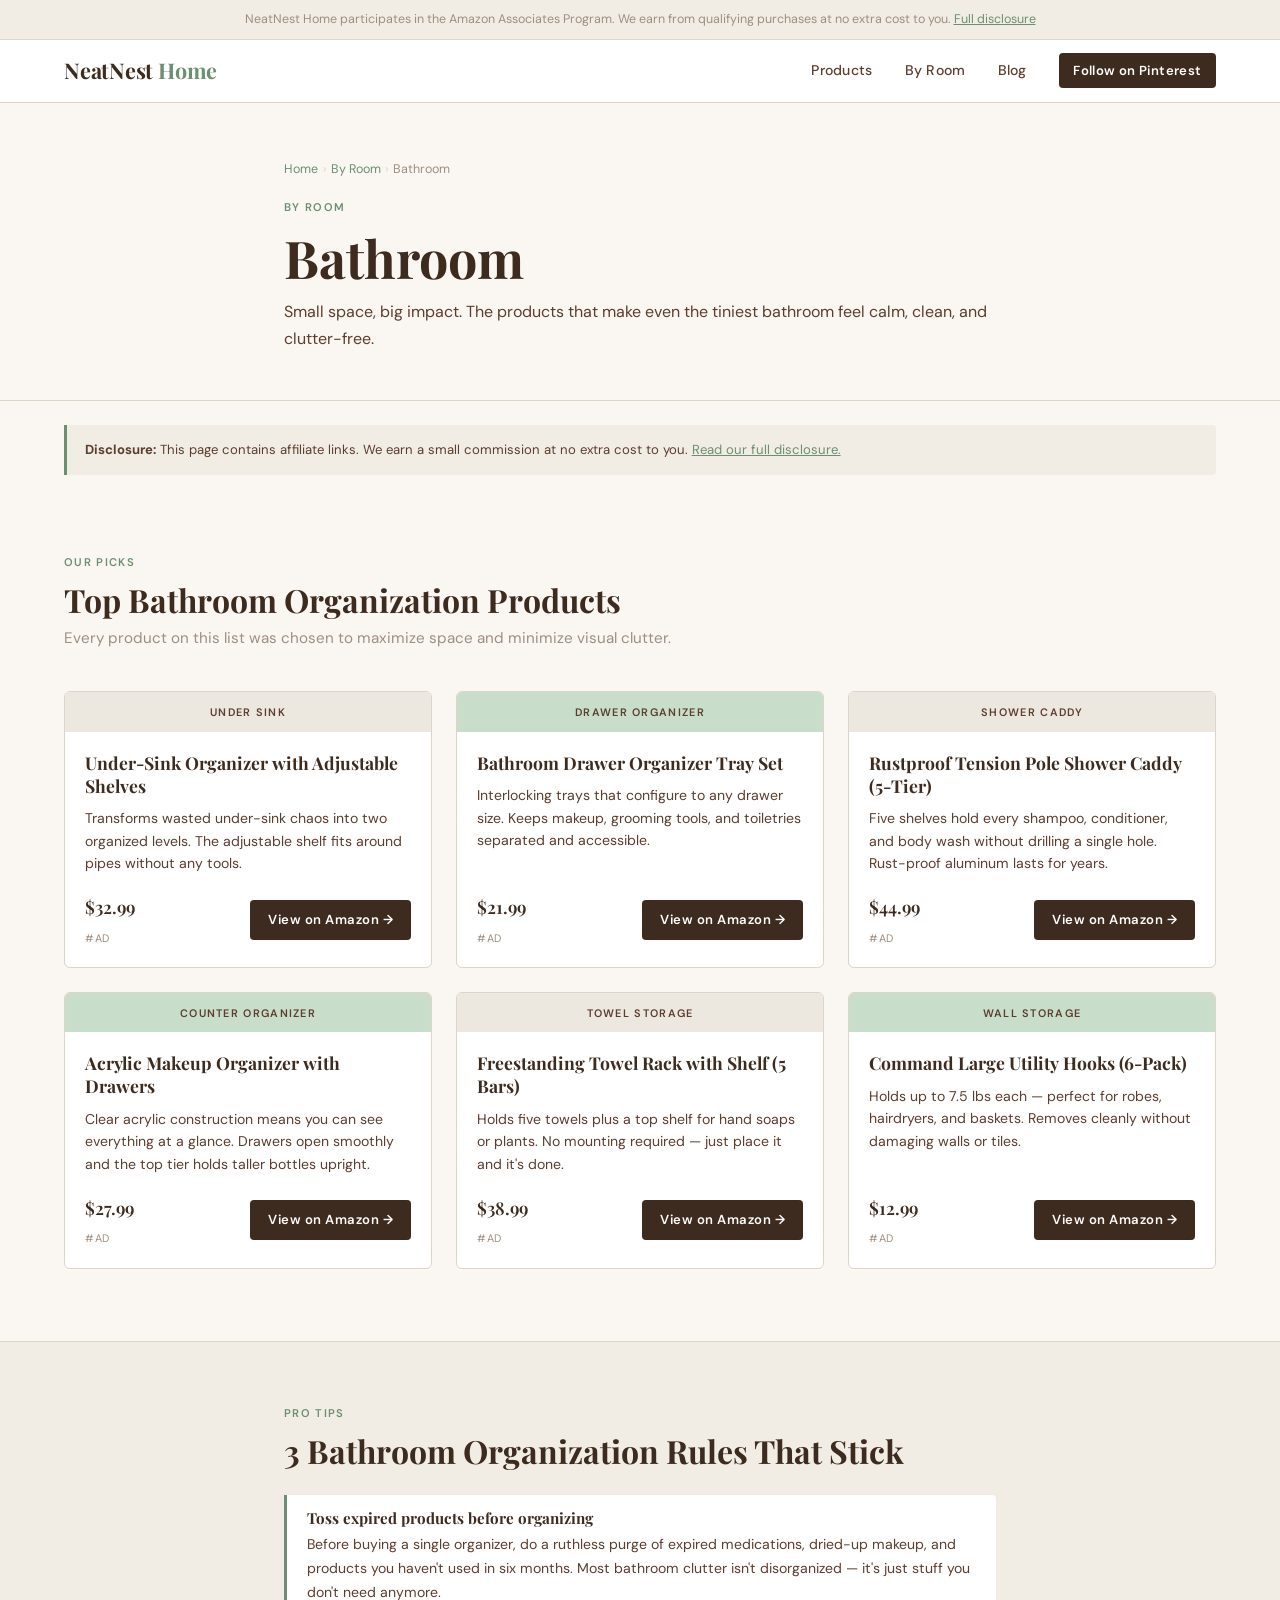
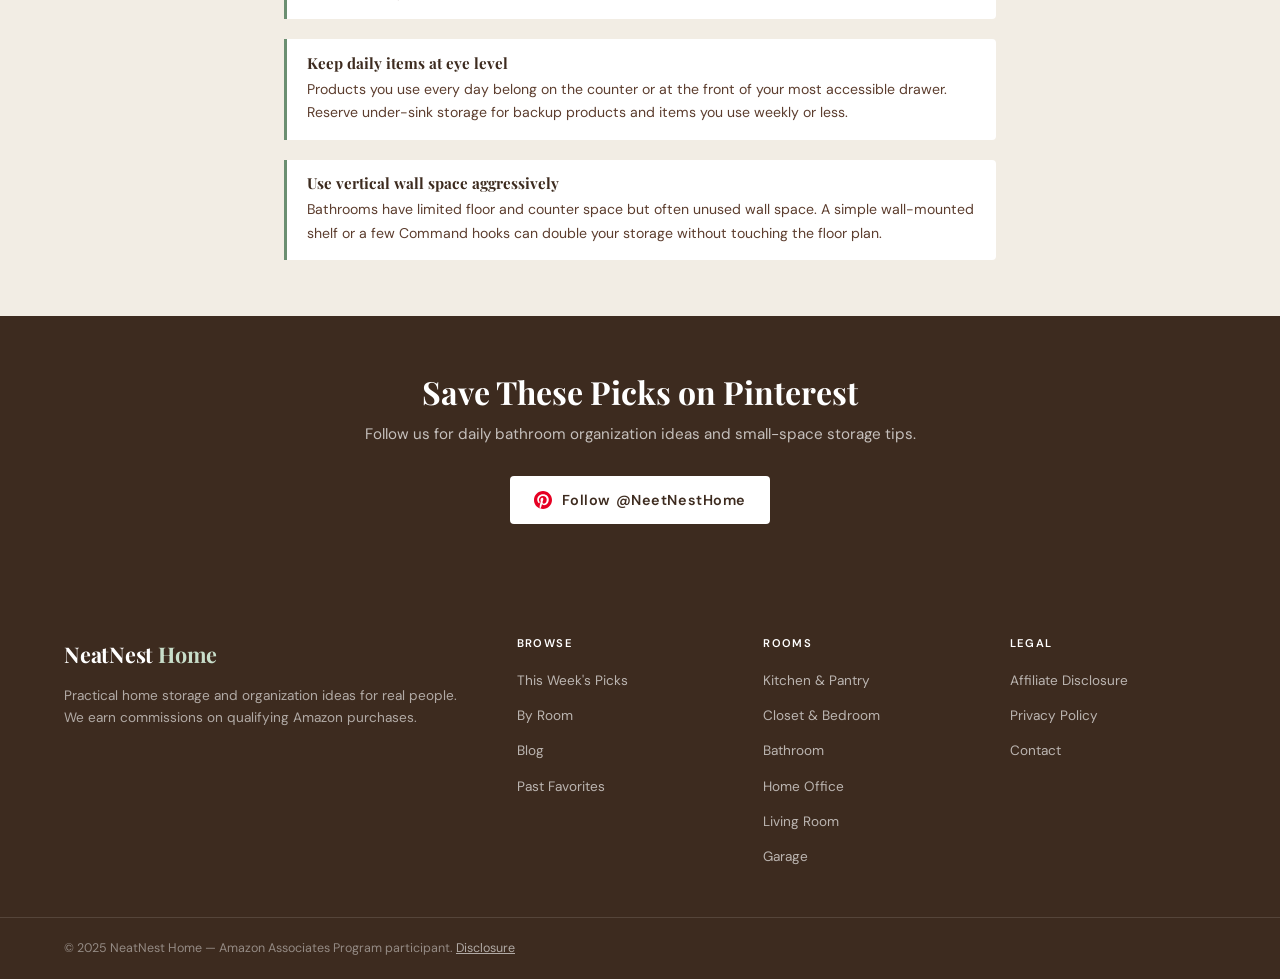
<file: rooms/bathroom.html>
<!DOCTYPE html>
<html lang="en">
<head>
  <meta charset="UTF-8" />
  <meta name="viewport" content="width=device-width, initial-scale=1.0" />
  <title>Bathroom Organization — NeatNest Home</title>
  <meta name="description" content="The best bathroom organization products — under-sink organizers, drawer trays, shower caddies, and towel solutions." />
  <link rel="stylesheet" href="../styles.css" />
</head>
<body>

<div class="disclosure-top">
  NeatNest Home participates in the Amazon Associates Program. We earn from qualifying purchases at no extra cost to you. <a href="../disclosure.html">Full disclosure</a>
</div>

<header class="site-header">
  <div class="nav-inner">
    <a href="../index.html" class="logo">NeatNest <span>Home</span></a>
    <button class="hamburger" id="hamburger" aria-label="Toggle navigation"><span></span><span></span><span></span></button>
    <nav class="nav-links" id="navLinks">
      <a href="../index.html#products">Products</a>
      <a href="../index.html#rooms">By Room</a>
      <a href="../index.html#blog">Blog</a>
      <a href="https://pinterest.com/NeetNestHome" target="_blank" rel="noopener" class="nav-pinterest">Follow on Pinterest</a>
    </nav>
  </div>
</header>

<div class="page-hero">
  <div class="container--narrow">
    <div class="breadcrumb">
      <a href="../index.html">Home</a>
      <span class="breadcrumb-sep">&rsaquo;</span>
      <a href="../index.html#rooms">By Room</a>
      <span class="breadcrumb-sep">&rsaquo;</span>
      <span>Bathroom</span>
    </div>
    <span class="eyebrow">By Room</span>
    <h1>Bathroom</h1>
    <p>Small space, big impact. The products that make even the tiniest bathroom feel calm, clean, and clutter-free.</p>
  </div>
</div>

<div style="max-width:1200px; margin:0 auto; padding:0 1.5rem;">
  <div class="post-disclosure" style="margin:1.5rem 0 0;">
    <strong>Disclosure:</strong> This page contains affiliate links. We earn a small commission at no extra cost to you. <a href="../disclosure.html">Read our full disclosure.</a>
  </div>
</div>

<section class="section">
  <div class="container">
    <div class="section-header">
      <span class="section-label">Our Picks</span>
      <h2>Top Bathroom Organization Products</h2>
      <p>Every product on this list was chosen to maximize space and minimize visual clutter.</p>
    </div>
    <div class="card-grid card-grid--3">

      <div class="product-card">
        <div class="product-card-bar bar-tan">Under Sink</div>
        <div class="product-card-body">
          <h3>Under-Sink Organizer with Adjustable Shelves</h3>
          <p>Transforms wasted under-sink chaos into two organized levels. The adjustable shelf fits around pipes without any tools.</p>
        </div>
        <div class="product-card-footer">
          <div><span class="product-price">$32.99</span><span class="product-ad">#ad</span></div>
          <a href="https://www.amazon.com/s?k=under+sink+organizer+adjustable+shelves+bathroom&tag=neatnest00-20" target="_blank" rel="noopener sponsored" class="btn-amazon">View on Amazon &rarr;</a>
        </div>
      </div>

      <div class="product-card">
        <div class="product-card-bar bar-sage">Drawer Organizer</div>
        <div class="product-card-body">
          <h3>Bathroom Drawer Organizer Tray Set</h3>
          <p>Interlocking trays that configure to any drawer size. Keeps makeup, grooming tools, and toiletries separated and accessible.</p>
        </div>
        <div class="product-card-footer">
          <div><span class="product-price">$21.99</span><span class="product-ad">#ad</span></div>
          <a href="https://www.amazon.com/s?k=bathroom+drawer+organizer+tray+set&tag=neatnest00-20" target="_blank" rel="noopener sponsored" class="btn-amazon">View on Amazon &rarr;</a>
        </div>
      </div>

      <div class="product-card">
        <div class="product-card-bar bar-tan">Shower Caddy</div>
        <div class="product-card-body">
          <h3>Rustproof Tension Pole Shower Caddy (5-Tier)</h3>
          <p>Five shelves hold every shampoo, conditioner, and body wash without drilling a single hole. Rust-proof aluminum lasts for years.</p>
        </div>
        <div class="product-card-footer">
          <div><span class="product-price">$44.99</span><span class="product-ad">#ad</span></div>
          <a href="https://www.amazon.com/s?k=rustproof+tension+pole+shower+caddy+5+tier&tag=neatnest00-20" target="_blank" rel="noopener sponsored" class="btn-amazon">View on Amazon &rarr;</a>
        </div>
      </div>

      <div class="product-card">
        <div class="product-card-bar bar-sage">Counter Organizer</div>
        <div class="product-card-body">
          <h3>Acrylic Makeup Organizer with Drawers</h3>
          <p>Clear acrylic construction means you can see everything at a glance. Drawers open smoothly and the top tier holds taller bottles upright.</p>
        </div>
        <div class="product-card-footer">
          <div><span class="product-price">$27.99</span><span class="product-ad">#ad</span></div>
          <a href="https://www.amazon.com/s?k=acrylic+makeup+organizer+with+drawers+bathroom&tag=neatnest00-20" target="_blank" rel="noopener sponsored" class="btn-amazon">View on Amazon &rarr;</a>
        </div>
      </div>

      <div class="product-card">
        <div class="product-card-bar bar-tan">Towel Storage</div>
        <div class="product-card-body">
          <h3>Freestanding Towel Rack with Shelf (5 Bars)</h3>
          <p>Holds five towels plus a top shelf for hand soaps or plants. No mounting required — just place it and it's done.</p>
        </div>
        <div class="product-card-footer">
          <div><span class="product-price">$38.99</span><span class="product-ad">#ad</span></div>
          <a href="https://www.amazon.com/s?k=freestanding+towel+rack+with+shelf+bathroom&tag=neatnest00-20" target="_blank" rel="noopener sponsored" class="btn-amazon">View on Amazon &rarr;</a>
        </div>
      </div>

      <div class="product-card">
        <div class="product-card-bar bar-sage">Wall Storage</div>
        <div class="product-card-body">
          <h3>Command Large Utility Hooks (6-Pack)</h3>
          <p>Holds up to 7.5 lbs each — perfect for robes, hairdryers, and baskets. Removes cleanly without damaging walls or tiles.</p>
        </div>
        <div class="product-card-footer">
          <div><span class="product-price">$12.99</span><span class="product-ad">#ad</span></div>
          <a href="https://www.amazon.com/s?k=command+large+utility+hooks+bathroom&tag=neatnest00-20" target="_blank" rel="noopener sponsored" class="btn-amazon">View on Amazon &rarr;</a>
        </div>
      </div>

    </div>
  </div>
</section>

<div class="room-tips">
  <div class="container--narrow">
    <span class="section-label">Pro Tips</span>
    <h2>3 Bathroom Organization Rules That Stick</h2>
    <div class="tips-list">
      <div class="tip-item">
        <h4>Toss expired products before organizing</h4>
        <p>Before buying a single organizer, do a ruthless purge of expired medications, dried-up makeup, and products you haven't used in six months. Most bathroom clutter isn't disorganized — it's just stuff you don't need anymore.</p>
      </div>
      <div class="tip-item">
        <h4>Keep daily items at eye level</h4>
        <p>Products you use every day belong on the counter or at the front of your most accessible drawer. Reserve under-sink storage for backup products and items you use weekly or less.</p>
      </div>
      <div class="tip-item">
        <h4>Use vertical wall space aggressively</h4>
        <p>Bathrooms have limited floor and counter space but often unused wall space. A simple wall-mounted shelf or a few Command hooks can double your storage without touching the floor plan.</p>
      </div>
    </div>
  </div>
</div>

<div class="pinterest-strip">
  <div class="container">
    <h2>Save These Picks on Pinterest</h2>
    <p>Follow us for daily bathroom organization ideas and small-space storage tips.</p>
    <a href="https://pinterest.com/NeetNestHome" target="_blank" rel="noopener" class="btn-pinterest">
      <svg viewBox="0 0 24 24"><path d="M12 0C5.373 0 0 5.373 0 12c0 5.084 3.163 9.426 7.627 11.174-.105-.949-.2-2.405.042-3.441.218-.937 1.407-5.965 1.407-5.965s-.359-.719-.359-1.782c0-1.668.967-2.914 2.171-2.914 1.023 0 1.518.769 1.518 1.69 0 1.029-.655 2.568-.994 3.995-.283 1.194.599 2.169 1.777 2.169 2.133 0 3.772-2.249 3.772-5.495 0-2.873-2.064-4.882-5.012-4.882-3.414 0-5.418 2.561-5.418 5.207 0 1.031.397 2.138.893 2.738a.36.36 0 01.083.345l-.333 1.36c-.053.22-.174.267-.402.161-1.499-.698-2.436-2.889-2.436-4.649 0-3.785 2.75-7.262 7.929-7.262 4.163 0 7.398 2.967 7.398 6.931 0 4.136-2.607 7.464-6.227 7.464-1.216 0-2.359-.632-2.75-1.378l-.748 2.853c-.271 1.043-1.002 2.35-1.492 3.146C9.57 23.812 10.763 24 12 24c6.627 0 12-5.373 12-12S18.627 0 12 0z"/></svg>
      Follow @NeetNestHome
    </a>
  </div>
</div>

<footer class="site-footer">
  <div class="container footer-grid">
    <div class="footer-brand">
      <a href="../index.html" class="logo logo-white">NeatNest <span>Home</span></a>
      <p>Practical home storage and organization ideas for real people. We earn commissions on qualifying Amazon purchases.</p>
    </div>
    <div class="footer-col">
      <h4>Browse</h4>
      <ul>
        <li><a href="../index.html#products">This Week's Picks</a></li>
        <li><a href="../index.html#rooms">By Room</a></li>
        <li><a href="../index.html#blog">Blog</a></li>
        <li><a href="../index.html#archive">Past Favorites</a></li>
      </ul>
    </div>
    <div class="footer-col">
      <h4>Rooms</h4>
      <ul>
        <li><a href="kitchen.html">Kitchen &amp; Pantry</a></li>
        <li><a href="closet.html">Closet &amp; Bedroom</a></li>
        <li><a href="bathroom.html">Bathroom</a></li>
        <li><a href="office.html">Home Office</a></li>
        <li><a href="living-room.html">Living Room</a></li>
        <li><a href="garage.html">Garage</a></li>
      </ul>
    </div>
    <div class="footer-col">
      <h4>Legal</h4>
      <ul>
        <li><a href="../disclosure.html">Affiliate Disclosure</a></li>
        <li><a href="../privacy.html">Privacy Policy</a></li>
        <li><a href="../contact.html">Contact</a></li>
      </ul>
    </div>
  </div>
  <div class="footer-bottom">
    <div class="container">
      <p>&copy; 2025 NeatNest Home &mdash; Amazon Associates Program participant. <a href="../disclosure.html">Disclosure</a></p>
    </div>
  </div>
</footer>

<script>
  const hamburger = document.getElementById('hamburger');
  const navLinks  = document.getElementById('navLinks');
  hamburger.addEventListener('click', () => { hamburger.classList.toggle('open'); navLinks.classList.toggle('open'); });
</script>
</body>
</html>
</file>
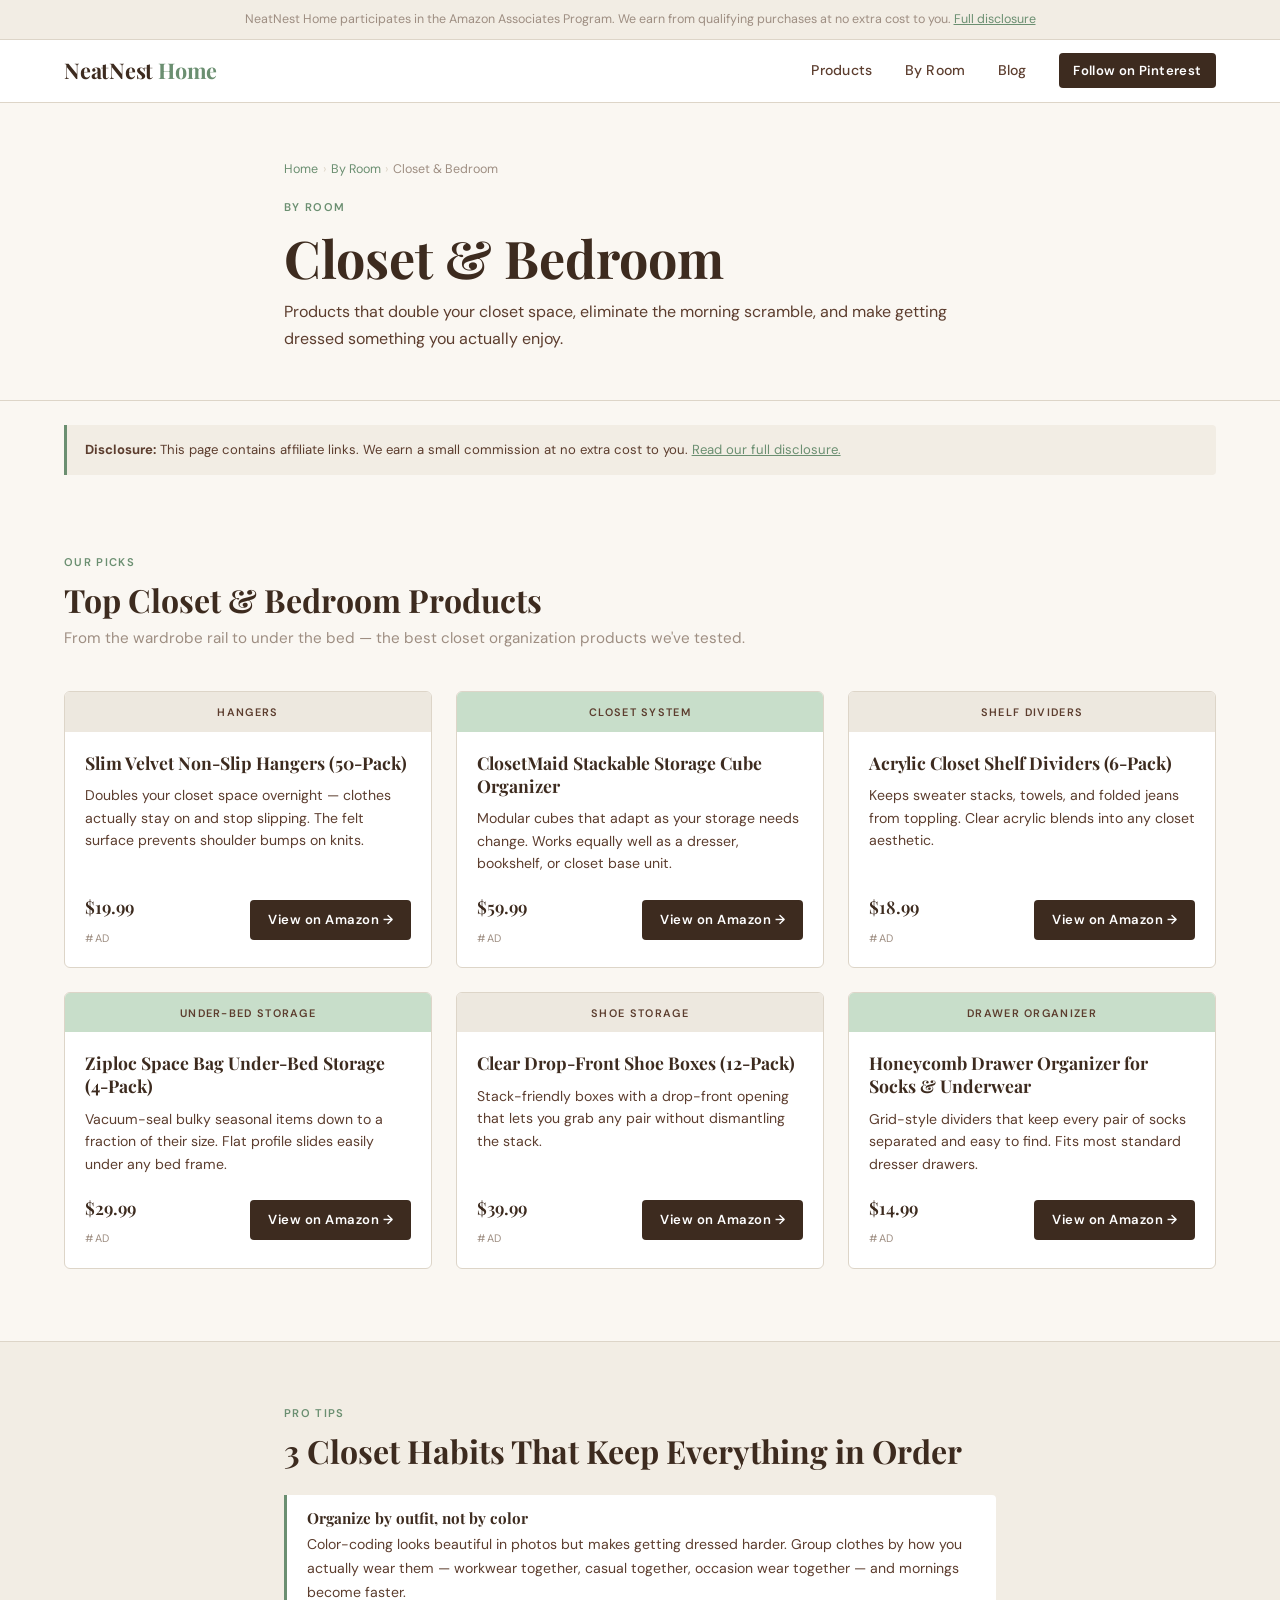
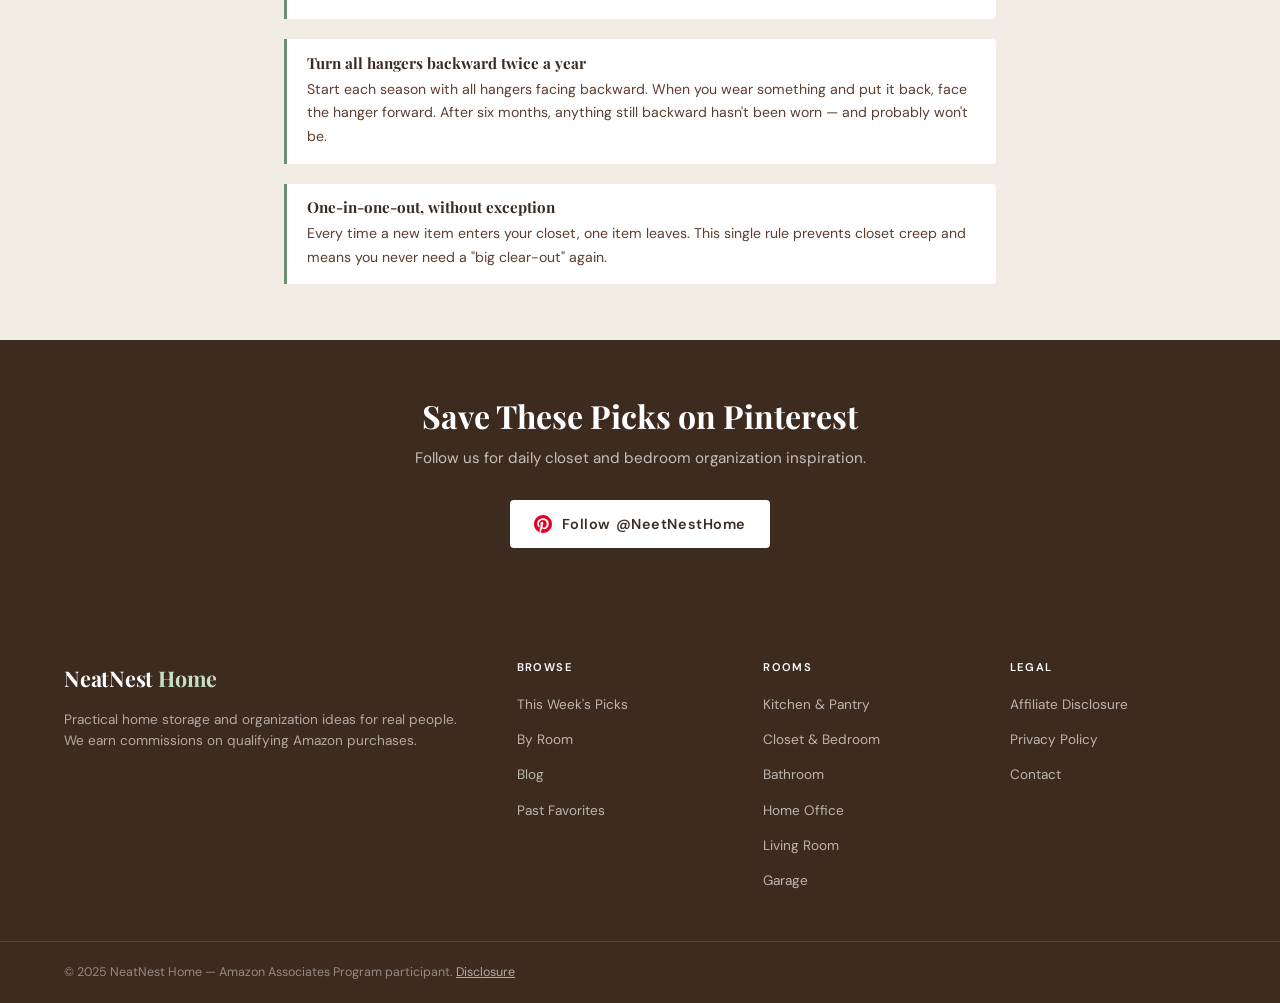
<file: rooms/closet.html>
<!DOCTYPE html>
<html lang="en">
<head>
  <meta charset="UTF-8" />
  <meta name="viewport" content="width=device-width, initial-scale=1.0" />
  <title>Closet &amp; Bedroom Organization — NeatNest Home</title>
  <meta name="description" content="The best closet and bedroom organization products — velvet hangers, shelf dividers, closet systems, and under-bed storage." />
  <link rel="stylesheet" href="../styles.css" />
</head>
<body>

<div class="disclosure-top">
  NeatNest Home participates in the Amazon Associates Program. We earn from qualifying purchases at no extra cost to you. <a href="../disclosure.html">Full disclosure</a>
</div>

<header class="site-header">
  <div class="nav-inner">
    <a href="../index.html" class="logo">NeatNest <span>Home</span></a>
    <button class="hamburger" id="hamburger" aria-label="Toggle navigation"><span></span><span></span><span></span></button>
    <nav class="nav-links" id="navLinks">
      <a href="../index.html#products">Products</a>
      <a href="../index.html#rooms">By Room</a>
      <a href="../index.html#blog">Blog</a>
      <a href="https://pinterest.com/NeetNestHome" target="_blank" rel="noopener" class="nav-pinterest">Follow on Pinterest</a>
    </nav>
  </div>
</header>

<div class="page-hero">
  <div class="container--narrow">
    <div class="breadcrumb">
      <a href="../index.html">Home</a>
      <span class="breadcrumb-sep">&rsaquo;</span>
      <a href="../index.html#rooms">By Room</a>
      <span class="breadcrumb-sep">&rsaquo;</span>
      <span>Closet &amp; Bedroom</span>
    </div>
    <span class="eyebrow">By Room</span>
    <h1>Closet &amp; Bedroom</h1>
    <p>Products that double your closet space, eliminate the morning scramble, and make getting dressed something you actually enjoy.</p>
  </div>
</div>

<div style="max-width:1200px; margin:0 auto; padding:0 1.5rem;">
  <div class="post-disclosure" style="margin:1.5rem 0 0;">
    <strong>Disclosure:</strong> This page contains affiliate links. We earn a small commission at no extra cost to you. <a href="../disclosure.html">Read our full disclosure.</a>
  </div>
</div>

<section class="section">
  <div class="container">
    <div class="section-header">
      <span class="section-label">Our Picks</span>
      <h2>Top Closet &amp; Bedroom Products</h2>
      <p>From the wardrobe rail to under the bed — the best closet organization products we've tested.</p>
    </div>
    <div class="card-grid card-grid--3">

      <div class="product-card">
        <div class="product-card-bar bar-tan">Hangers</div>
        <div class="product-card-body">
          <h3>Slim Velvet Non-Slip Hangers (50-Pack)</h3>
          <p>Doubles your closet space overnight — clothes actually stay on and stop slipping. The felt surface prevents shoulder bumps on knits.</p>
        </div>
        <div class="product-card-footer">
          <div><span class="product-price">$19.99</span><span class="product-ad">#ad</span></div>
          <a href="https://www.amazon.com/s?k=slim+velvet+non-slip+hangers+50+pack&tag=neatnest00-20" target="_blank" rel="noopener sponsored" class="btn-amazon">View on Amazon &rarr;</a>
        </div>
      </div>

      <div class="product-card">
        <div class="product-card-bar bar-sage">Closet System</div>
        <div class="product-card-body">
          <h3>ClosetMaid Stackable Storage Cube Organizer</h3>
          <p>Modular cubes that adapt as your storage needs change. Works equally well as a dresser, bookshelf, or closet base unit.</p>
        </div>
        <div class="product-card-footer">
          <div><span class="product-price">$59.99</span><span class="product-ad">#ad</span></div>
          <a href="https://www.amazon.com/s?k=closetmaid+stackable+cube+organizer&tag=neatnest00-20" target="_blank" rel="noopener sponsored" class="btn-amazon">View on Amazon &rarr;</a>
        </div>
      </div>

      <div class="product-card">
        <div class="product-card-bar bar-tan">Shelf Dividers</div>
        <div class="product-card-body">
          <h3>Acrylic Closet Shelf Dividers (6-Pack)</h3>
          <p>Keeps sweater stacks, towels, and folded jeans from toppling. Clear acrylic blends into any closet aesthetic.</p>
        </div>
        <div class="product-card-footer">
          <div><span class="product-price">$18.99</span><span class="product-ad">#ad</span></div>
          <a href="https://www.amazon.com/s?k=acrylic+closet+shelf+dividers&tag=neatnest00-20" target="_blank" rel="noopener sponsored" class="btn-amazon">View on Amazon &rarr;</a>
        </div>
      </div>

      <div class="product-card">
        <div class="product-card-bar bar-sage">Under-Bed Storage</div>
        <div class="product-card-body">
          <h3>Ziploc Space Bag Under-Bed Storage (4-Pack)</h3>
          <p>Vacuum-seal bulky seasonal items down to a fraction of their size. Flat profile slides easily under any bed frame.</p>
        </div>
        <div class="product-card-footer">
          <div><span class="product-price">$29.99</span><span class="product-ad">#ad</span></div>
          <a href="https://www.amazon.com/s?k=ziploc+space+bag+under+bed+storage&tag=neatnest00-20" target="_blank" rel="noopener sponsored" class="btn-amazon">View on Amazon &rarr;</a>
        </div>
      </div>

      <div class="product-card">
        <div class="product-card-bar bar-tan">Shoe Storage</div>
        <div class="product-card-body">
          <h3>Clear Drop-Front Shoe Boxes (12-Pack)</h3>
          <p>Stack-friendly boxes with a drop-front opening that lets you grab any pair without dismantling the stack.</p>
        </div>
        <div class="product-card-footer">
          <div><span class="product-price">$39.99</span><span class="product-ad">#ad</span></div>
          <a href="https://www.amazon.com/s?k=clear+drop+front+shoe+boxes+stackable&tag=neatnest00-20" target="_blank" rel="noopener sponsored" class="btn-amazon">View on Amazon &rarr;</a>
        </div>
      </div>

      <div class="product-card">
        <div class="product-card-bar bar-sage">Drawer Organizer</div>
        <div class="product-card-body">
          <h3>Honeycomb Drawer Organizer for Socks &amp; Underwear</h3>
          <p>Grid-style dividers that keep every pair of socks separated and easy to find. Fits most standard dresser drawers.</p>
        </div>
        <div class="product-card-footer">
          <div><span class="product-price">$14.99</span><span class="product-ad">#ad</span></div>
          <a href="https://www.amazon.com/s?k=honeycomb+drawer+organizer+socks+underwear&tag=neatnest00-20" target="_blank" rel="noopener sponsored" class="btn-amazon">View on Amazon &rarr;</a>
        </div>
      </div>

    </div>
  </div>
</section>

<div class="room-tips">
  <div class="container--narrow">
    <span class="section-label">Pro Tips</span>
    <h2>3 Closet Habits That Keep Everything in Order</h2>
    <div class="tips-list">
      <div class="tip-item">
        <h4>Organize by outfit, not by color</h4>
        <p>Color-coding looks beautiful in photos but makes getting dressed harder. Group clothes by how you actually wear them — workwear together, casual together, occasion wear together — and mornings become faster.</p>
      </div>
      <div class="tip-item">
        <h4>Turn all hangers backward twice a year</h4>
        <p>Start each season with all hangers facing backward. When you wear something and put it back, face the hanger forward. After six months, anything still backward hasn't been worn — and probably won't be.</p>
      </div>
      <div class="tip-item">
        <h4>One-in-one-out, without exception</h4>
        <p>Every time a new item enters your closet, one item leaves. This single rule prevents closet creep and means you never need a "big clear-out" again.</p>
      </div>
    </div>
  </div>
</div>

<div class="pinterest-strip">
  <div class="container">
    <h2>Save These Picks on Pinterest</h2>
    <p>Follow us for daily closet and bedroom organization inspiration.</p>
    <a href="https://pinterest.com/NeetNestHome" target="_blank" rel="noopener" class="btn-pinterest">
      <svg viewBox="0 0 24 24"><path d="M12 0C5.373 0 0 5.373 0 12c0 5.084 3.163 9.426 7.627 11.174-.105-.949-.2-2.405.042-3.441.218-.937 1.407-5.965 1.407-5.965s-.359-.719-.359-1.782c0-1.668.967-2.914 2.171-2.914 1.023 0 1.518.769 1.518 1.69 0 1.029-.655 2.568-.994 3.995-.283 1.194.599 2.169 1.777 2.169 2.133 0 3.772-2.249 3.772-5.495 0-2.873-2.064-4.882-5.012-4.882-3.414 0-5.418 2.561-5.418 5.207 0 1.031.397 2.138.893 2.738a.36.36 0 01.083.345l-.333 1.36c-.053.22-.174.267-.402.161-1.499-.698-2.436-2.889-2.436-4.649 0-3.785 2.75-7.262 7.929-7.262 4.163 0 7.398 2.967 7.398 6.931 0 4.136-2.607 7.464-6.227 7.464-1.216 0-2.359-.632-2.75-1.378l-.748 2.853c-.271 1.043-1.002 2.35-1.492 3.146C9.57 23.812 10.763 24 12 24c6.627 0 12-5.373 12-12S18.627 0 12 0z"/></svg>
      Follow @NeetNestHome
    </a>
  </div>
</div>

<footer class="site-footer">
  <div class="container footer-grid">
    <div class="footer-brand">
      <a href="../index.html" class="logo logo-white">NeatNest <span>Home</span></a>
      <p>Practical home storage and organization ideas for real people. We earn commissions on qualifying Amazon purchases.</p>
    </div>
    <div class="footer-col">
      <h4>Browse</h4>
      <ul>
        <li><a href="../index.html#products">This Week's Picks</a></li>
        <li><a href="../index.html#rooms">By Room</a></li>
        <li><a href="../index.html#blog">Blog</a></li>
        <li><a href="../index.html#archive">Past Favorites</a></li>
      </ul>
    </div>
    <div class="footer-col">
      <h4>Rooms</h4>
      <ul>
        <li><a href="kitchen.html">Kitchen &amp; Pantry</a></li>
        <li><a href="closet.html">Closet &amp; Bedroom</a></li>
        <li><a href="bathroom.html">Bathroom</a></li>
        <li><a href="office.html">Home Office</a></li>
        <li><a href="living-room.html">Living Room</a></li>
        <li><a href="garage.html">Garage</a></li>
      </ul>
    </div>
    <div class="footer-col">
      <h4>Legal</h4>
      <ul>
        <li><a href="../disclosure.html">Affiliate Disclosure</a></li>
        <li><a href="../privacy.html">Privacy Policy</a></li>
        <li><a href="../contact.html">Contact</a></li>
      </ul>
    </div>
  </div>
  <div class="footer-bottom">
    <div class="container">
      <p>&copy; 2025 NeatNest Home &mdash; Amazon Associates Program participant. <a href="../disclosure.html">Disclosure</a></p>
    </div>
  </div>
</footer>

<script>
  const hamburger = document.getElementById('hamburger');
  const navLinks  = document.getElementById('navLinks');
  hamburger.addEventListener('click', () => { hamburger.classList.toggle('open'); navLinks.classList.toggle('open'); });
</script>
</body>
</html>
</file>
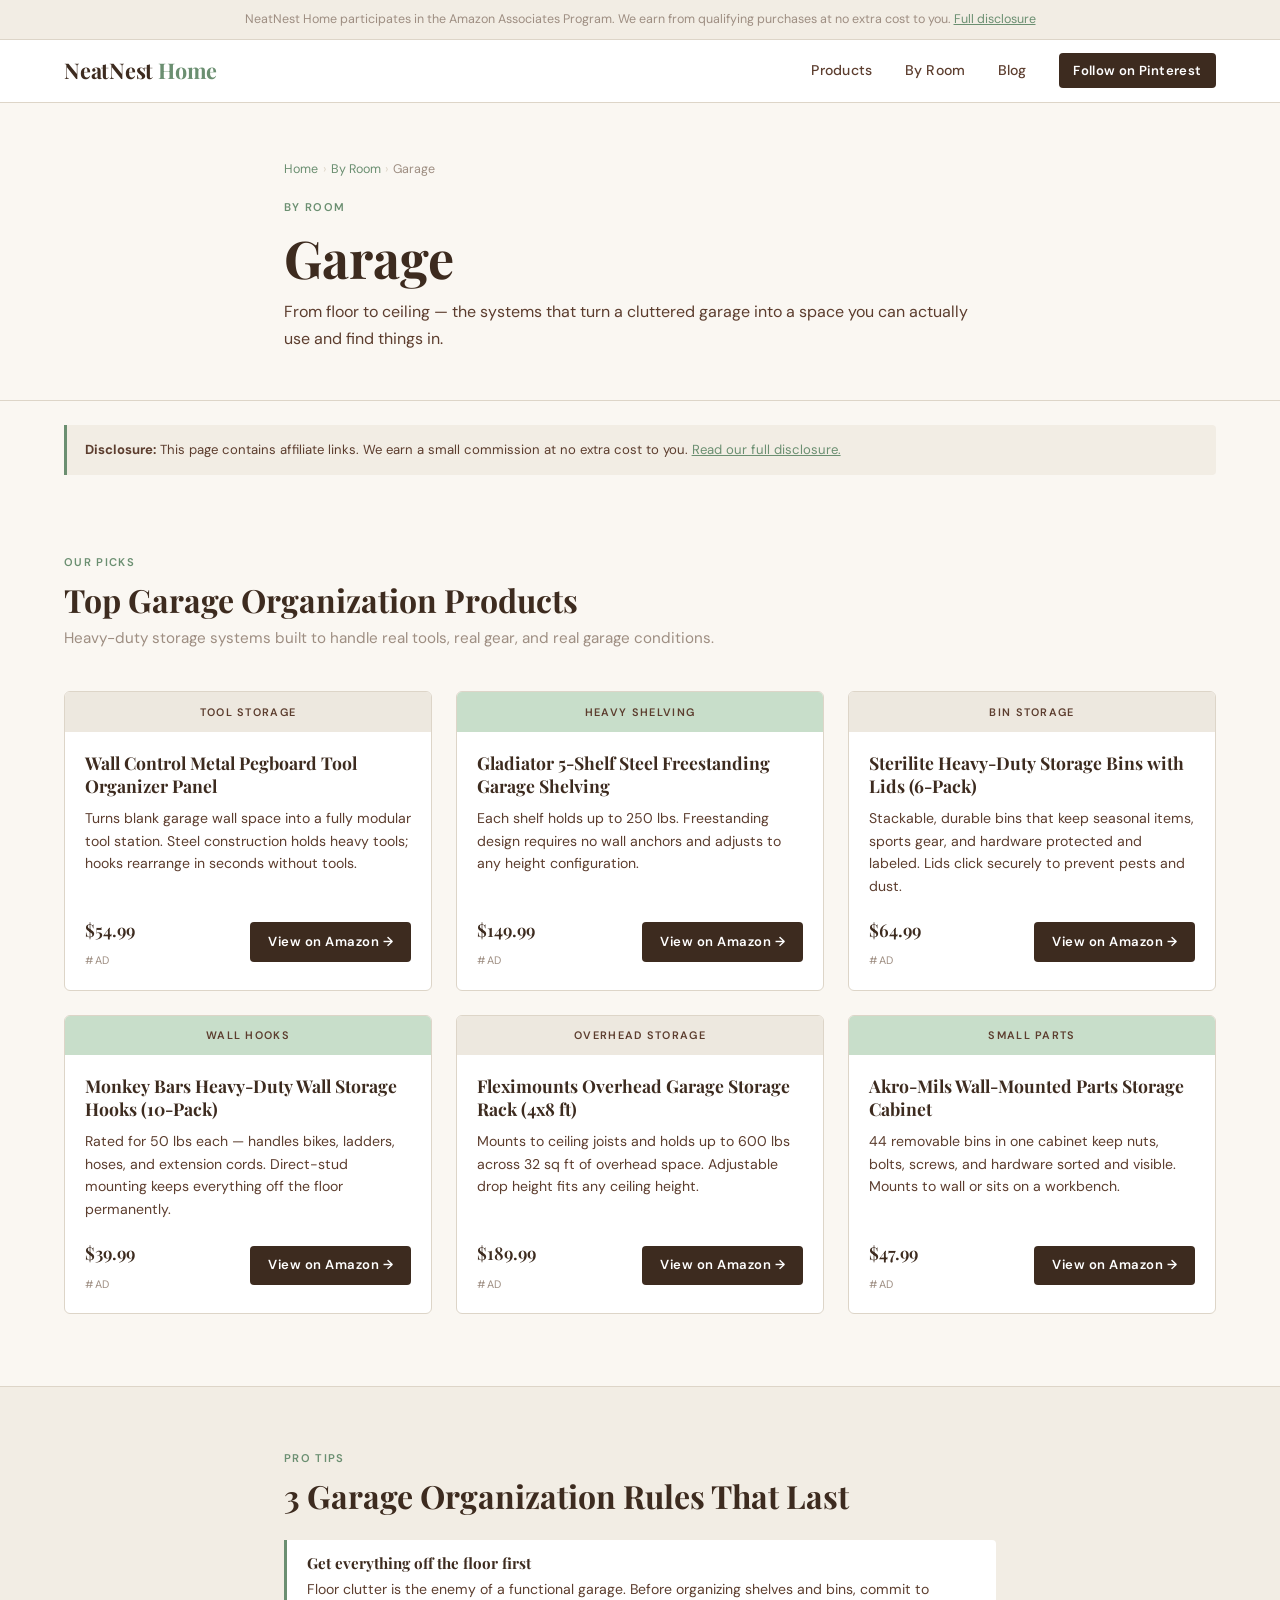
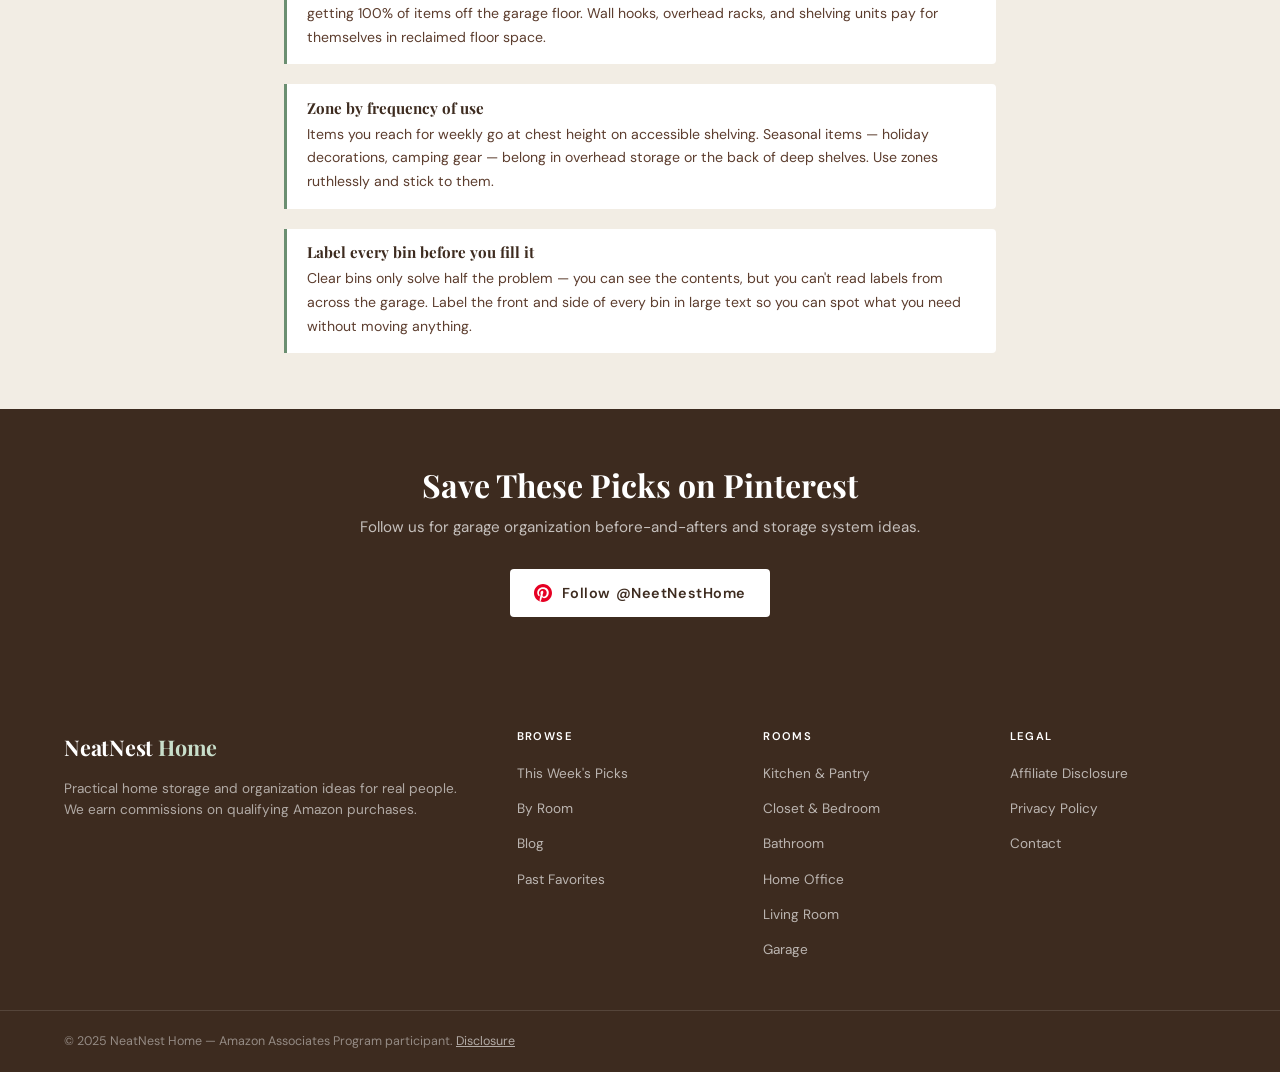
<file: rooms/garage.html>
<!DOCTYPE html>
<html lang="en">
<head>
  <meta charset="UTF-8" />
  <meta name="viewport" content="width=device-width, initial-scale=1.0" />
  <title>Garage Organization — NeatNest Home</title>
  <meta name="description" content="The best garage organization products — pegboards, heavy-duty shelving, bin systems, and wall storage for tools and sports gear." />
  <link rel="stylesheet" href="../styles.css" />
</head>
<body>

<div class="disclosure-top">
  NeatNest Home participates in the Amazon Associates Program. We earn from qualifying purchases at no extra cost to you. <a href="../disclosure.html">Full disclosure</a>
</div>

<header class="site-header">
  <div class="nav-inner">
    <a href="../index.html" class="logo">NeatNest <span>Home</span></a>
    <button class="hamburger" id="hamburger" aria-label="Toggle navigation"><span></span><span></span><span></span></button>
    <nav class="nav-links" id="navLinks">
      <a href="../index.html#products">Products</a>
      <a href="../index.html#rooms">By Room</a>
      <a href="../index.html#blog">Blog</a>
      <a href="https://pinterest.com/NeetNestHome" target="_blank" rel="noopener" class="nav-pinterest">Follow on Pinterest</a>
    </nav>
  </div>
</header>

<div class="page-hero">
  <div class="container--narrow">
    <div class="breadcrumb">
      <a href="../index.html">Home</a>
      <span class="breadcrumb-sep">&rsaquo;</span>
      <a href="../index.html#rooms">By Room</a>
      <span class="breadcrumb-sep">&rsaquo;</span>
      <span>Garage</span>
    </div>
    <span class="eyebrow">By Room</span>
    <h1>Garage</h1>
    <p>From floor to ceiling — the systems that turn a cluttered garage into a space you can actually use and find things in.</p>
  </div>
</div>

<div style="max-width:1200px; margin:0 auto; padding:0 1.5rem;">
  <div class="post-disclosure" style="margin:1.5rem 0 0;">
    <strong>Disclosure:</strong> This page contains affiliate links. We earn a small commission at no extra cost to you. <a href="../disclosure.html">Read our full disclosure.</a>
  </div>
</div>

<section class="section">
  <div class="container">
    <div class="section-header">
      <span class="section-label">Our Picks</span>
      <h2>Top Garage Organization Products</h2>
      <p>Heavy-duty storage systems built to handle real tools, real gear, and real garage conditions.</p>
    </div>
    <div class="card-grid card-grid--3">

      <div class="product-card">
        <div class="product-card-bar bar-tan">Tool Storage</div>
        <div class="product-card-body">
          <h3>Wall Control Metal Pegboard Tool Organizer Panel</h3>
          <p>Turns blank garage wall space into a fully modular tool station. Steel construction holds heavy tools; hooks rearrange in seconds without tools.</p>
        </div>
        <div class="product-card-footer">
          <div><span class="product-price">$54.99</span><span class="product-ad">#ad</span></div>
          <a href="https://www.amazon.com/s?k=wall+control+metal+pegboard+tool+organizer&tag=neatnest00-20" target="_blank" rel="noopener sponsored" class="btn-amazon">View on Amazon &rarr;</a>
        </div>
      </div>

      <div class="product-card">
        <div class="product-card-bar bar-sage">Heavy Shelving</div>
        <div class="product-card-body">
          <h3>Gladiator 5-Shelf Steel Freestanding Garage Shelving</h3>
          <p>Each shelf holds up to 250 lbs. Freestanding design requires no wall anchors and adjusts to any height configuration.</p>
        </div>
        <div class="product-card-footer">
          <div><span class="product-price">$149.99</span><span class="product-ad">#ad</span></div>
          <a href="https://www.amazon.com/s?k=gladiator+5+shelf+steel+garage+shelving+freestanding&tag=neatnest00-20" target="_blank" rel="noopener sponsored" class="btn-amazon">View on Amazon &rarr;</a>
        </div>
      </div>

      <div class="product-card">
        <div class="product-card-bar bar-tan">Bin Storage</div>
        <div class="product-card-body">
          <h3>Sterilite Heavy-Duty Storage Bins with Lids (6-Pack)</h3>
          <p>Stackable, durable bins that keep seasonal items, sports gear, and hardware protected and labeled. Lids click securely to prevent pests and dust.</p>
        </div>
        <div class="product-card-footer">
          <div><span class="product-price">$64.99</span><span class="product-ad">#ad</span></div>
          <a href="https://www.amazon.com/s?k=sterilite+heavy+duty+storage+bins+lids+6+pack&tag=neatnest00-20" target="_blank" rel="noopener sponsored" class="btn-amazon">View on Amazon &rarr;</a>
        </div>
      </div>

      <div class="product-card">
        <div class="product-card-bar bar-sage">Wall Hooks</div>
        <div class="product-card-body">
          <h3>Monkey Bars Heavy-Duty Wall Storage Hooks (10-Pack)</h3>
          <p>Rated for 50 lbs each — handles bikes, ladders, hoses, and extension cords. Direct-stud mounting keeps everything off the floor permanently.</p>
        </div>
        <div class="product-card-footer">
          <div><span class="product-price">$39.99</span><span class="product-ad">#ad</span></div>
          <a href="https://www.amazon.com/s?k=heavy+duty+garage+wall+storage+hooks+10+pack&tag=neatnest00-20" target="_blank" rel="noopener sponsored" class="btn-amazon">View on Amazon &rarr;</a>
        </div>
      </div>

      <div class="product-card">
        <div class="product-card-bar bar-tan">Overhead Storage</div>
        <div class="product-card-body">
          <h3>Fleximounts Overhead Garage Storage Rack (4x8 ft)</h3>
          <p>Mounts to ceiling joists and holds up to 600 lbs across 32 sq ft of overhead space. Adjustable drop height fits any ceiling height.</p>
        </div>
        <div class="product-card-footer">
          <div><span class="product-price">$189.99</span><span class="product-ad">#ad</span></div>
          <a href="https://www.amazon.com/s?k=fleximounts+overhead+garage+storage+rack+4x8&tag=neatnest00-20" target="_blank" rel="noopener sponsored" class="btn-amazon">View on Amazon &rarr;</a>
        </div>
      </div>

      <div class="product-card">
        <div class="product-card-bar bar-sage">Small Parts</div>
        <div class="product-card-body">
          <h3>Akro-Mils Wall-Mounted Parts Storage Cabinet</h3>
          <p>44 removable bins in one cabinet keep nuts, bolts, screws, and hardware sorted and visible. Mounts to wall or sits on a workbench.</p>
        </div>
        <div class="product-card-footer">
          <div><span class="product-price">$47.99</span><span class="product-ad">#ad</span></div>
          <a href="https://www.amazon.com/s?k=akro-mils+wall+mounted+parts+storage+cabinet&tag=neatnest00-20" target="_blank" rel="noopener sponsored" class="btn-amazon">View on Amazon &rarr;</a>
        </div>
      </div>

    </div>
  </div>
</section>

<div class="room-tips">
  <div class="container--narrow">
    <span class="section-label">Pro Tips</span>
    <h2>3 Garage Organization Rules That Last</h2>
    <div class="tips-list">
      <div class="tip-item">
        <h4>Get everything off the floor first</h4>
        <p>Floor clutter is the enemy of a functional garage. Before organizing shelves and bins, commit to getting 100% of items off the garage floor. Wall hooks, overhead racks, and shelving units pay for themselves in reclaimed floor space.</p>
      </div>
      <div class="tip-item">
        <h4>Zone by frequency of use</h4>
        <p>Items you reach for weekly go at chest height on accessible shelving. Seasonal items — holiday decorations, camping gear — belong in overhead storage or the back of deep shelves. Use zones ruthlessly and stick to them.</p>
      </div>
      <div class="tip-item">
        <h4>Label every bin before you fill it</h4>
        <p>Clear bins only solve half the problem — you can see the contents, but you can't read labels from across the garage. Label the front and side of every bin in large text so you can spot what you need without moving anything.</p>
      </div>
    </div>
  </div>
</div>

<div class="pinterest-strip">
  <div class="container">
    <h2>Save These Picks on Pinterest</h2>
    <p>Follow us for garage organization before-and-afters and storage system ideas.</p>
    <a href="https://pinterest.com/NeetNestHome" target="_blank" rel="noopener" class="btn-pinterest">
      <svg viewBox="0 0 24 24"><path d="M12 0C5.373 0 0 5.373 0 12c0 5.084 3.163 9.426 7.627 11.174-.105-.949-.2-2.405.042-3.441.218-.937 1.407-5.965 1.407-5.965s-.359-.719-.359-1.782c0-1.668.967-2.914 2.171-2.914 1.023 0 1.518.769 1.518 1.69 0 1.029-.655 2.568-.994 3.995-.283 1.194.599 2.169 1.777 2.169 2.133 0 3.772-2.249 3.772-5.495 0-2.873-2.064-4.882-5.012-4.882-3.414 0-5.418 2.561-5.418 5.207 0 1.031.397 2.138.893 2.738a.36.36 0 01.083.345l-.333 1.36c-.053.22-.174.267-.402.161-1.499-.698-2.436-2.889-2.436-4.649 0-3.785 2.75-7.262 7.929-7.262 4.163 0 7.398 2.967 7.398 6.931 0 4.136-2.607 7.464-6.227 7.464-1.216 0-2.359-.632-2.75-1.378l-.748 2.853c-.271 1.043-1.002 2.35-1.492 3.146C9.57 23.812 10.763 24 12 24c6.627 0 12-5.373 12-12S18.627 0 12 0z"/></svg>
      Follow @NeetNestHome
    </a>
  </div>
</div>

<footer class="site-footer">
  <div class="container footer-grid">
    <div class="footer-brand">
      <a href="../index.html" class="logo logo-white">NeatNest <span>Home</span></a>
      <p>Practical home storage and organization ideas for real people. We earn commissions on qualifying Amazon purchases.</p>
    </div>
    <div class="footer-col">
      <h4>Browse</h4>
      <ul>
        <li><a href="../index.html#products">This Week's Picks</a></li>
        <li><a href="../index.html#rooms">By Room</a></li>
        <li><a href="../index.html#blog">Blog</a></li>
        <li><a href="../index.html#archive">Past Favorites</a></li>
      </ul>
    </div>
    <div class="footer-col">
      <h4>Rooms</h4>
      <ul>
        <li><a href="kitchen.html">Kitchen &amp; Pantry</a></li>
        <li><a href="closet.html">Closet &amp; Bedroom</a></li>
        <li><a href="bathroom.html">Bathroom</a></li>
        <li><a href="office.html">Home Office</a></li>
        <li><a href="living-room.html">Living Room</a></li>
        <li><a href="garage.html">Garage</a></li>
      </ul>
    </div>
    <div class="footer-col">
      <h4>Legal</h4>
      <ul>
        <li><a href="../disclosure.html">Affiliate Disclosure</a></li>
        <li><a href="../privacy.html">Privacy Policy</a></li>
        <li><a href="../contact.html">Contact</a></li>
      </ul>
    </div>
  </div>
  <div class="footer-bottom">
    <div class="container">
      <p>&copy; 2025 NeatNest Home &mdash; Amazon Associates Program participant. <a href="../disclosure.html">Disclosure</a></p>
    </div>
  </div>
</footer>

<script>
  const hamburger = document.getElementById('hamburger');
  const navLinks  = document.getElementById('navLinks');
  hamburger.addEventListener('click', () => { hamburger.classList.toggle('open'); navLinks.classList.toggle('open'); });
</script>
</body>
</html>
</file>
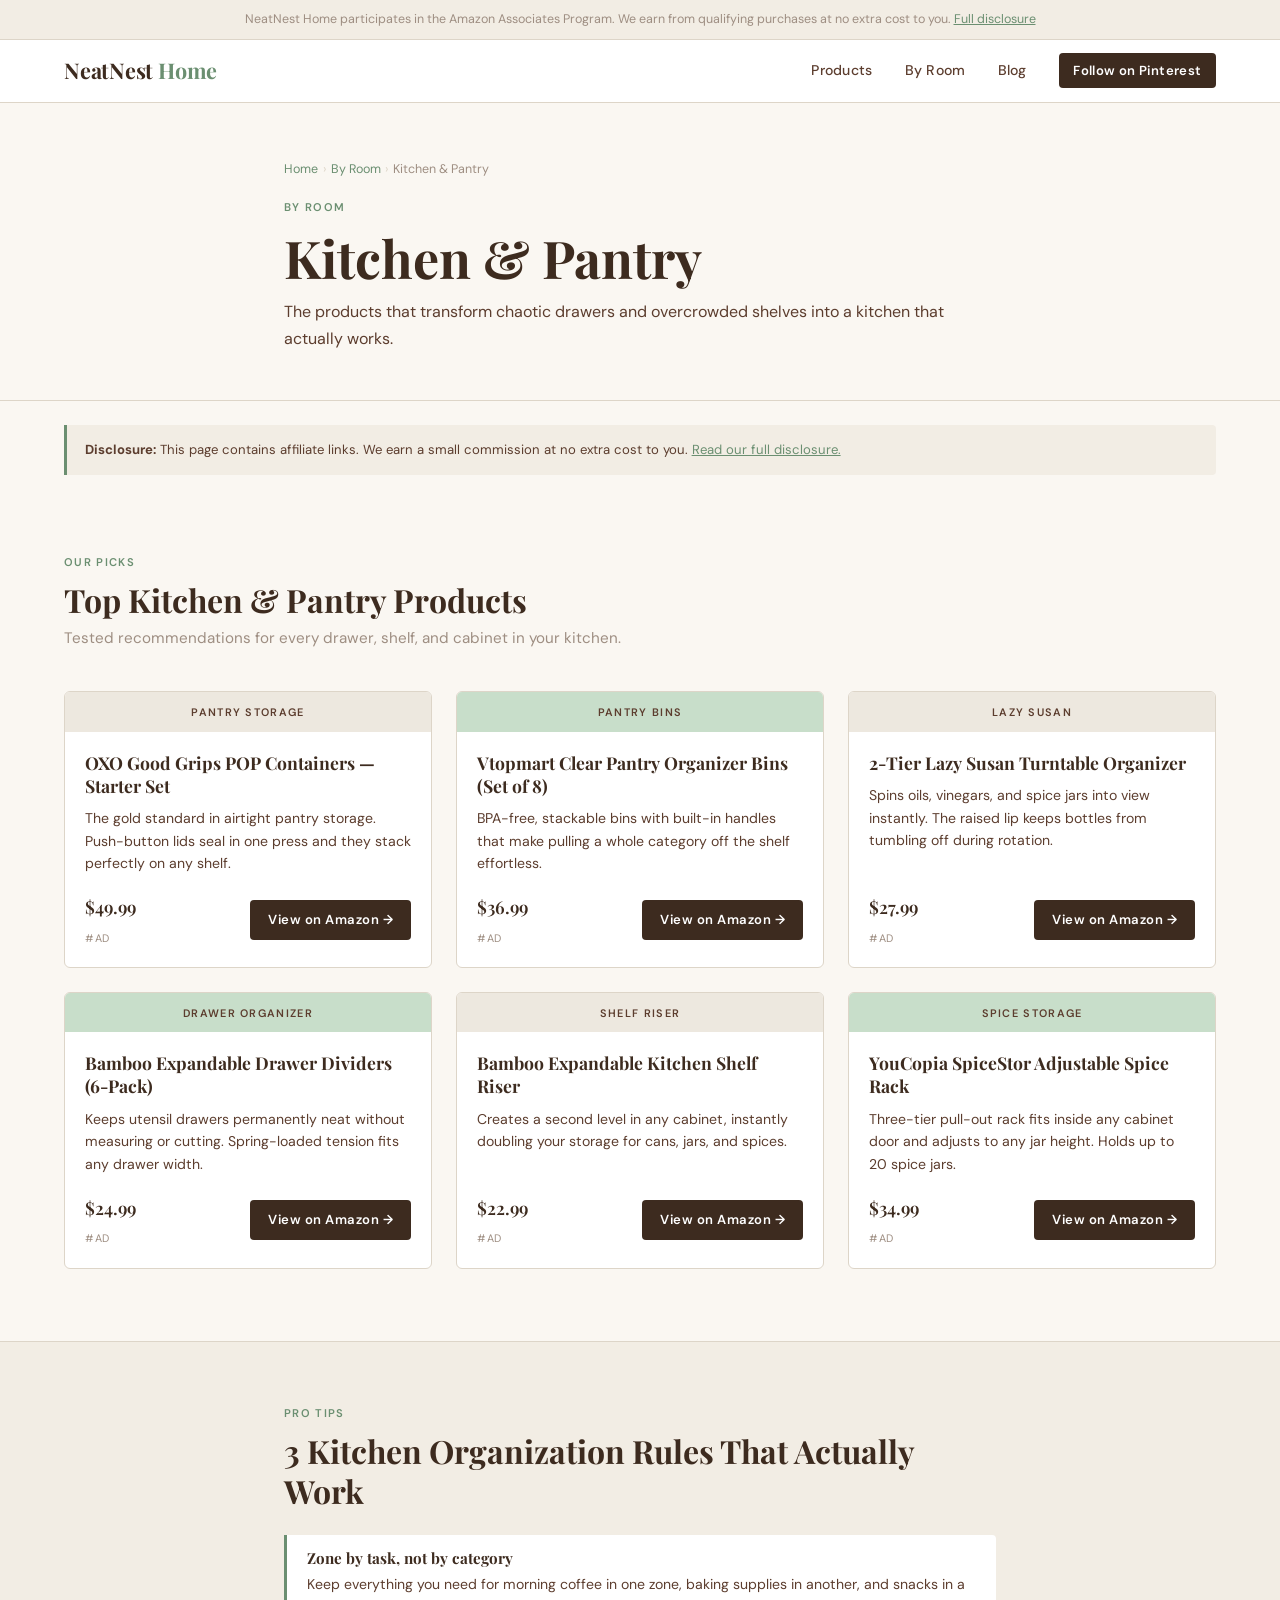
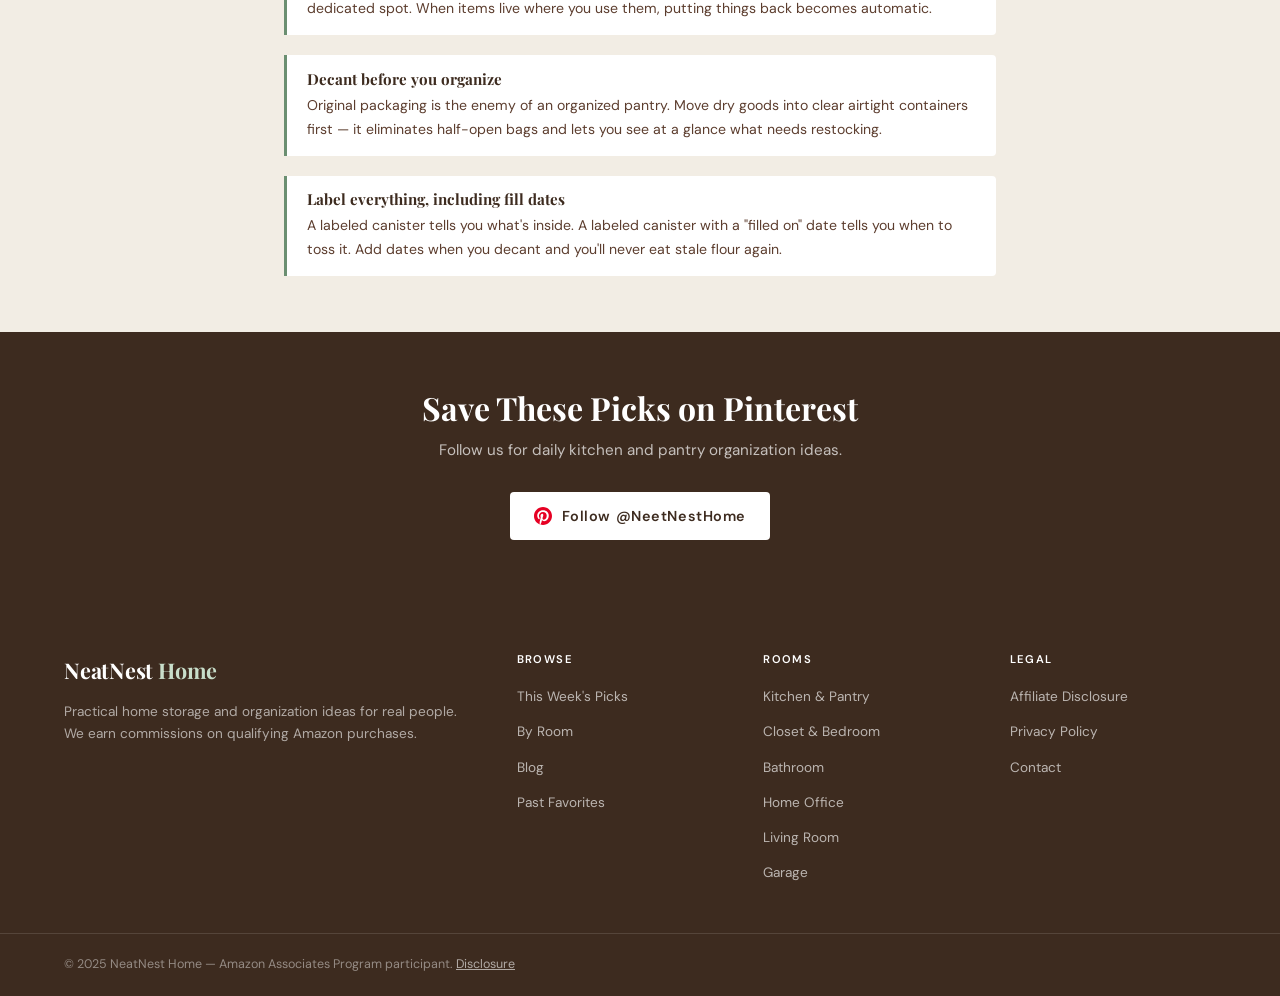
<file: rooms/kitchen.html>
<!DOCTYPE html>
<html lang="en">
<head>
  <meta charset="UTF-8" />
  <meta name="viewport" content="width=device-width, initial-scale=1.0" />
  <title>Kitchen &amp; Pantry Organization — NeatNest Home</title>
  <meta name="description" content="The best kitchen and pantry organization products — drawer dividers, pantry bins, lazy susans, and airtight canisters." />
  <link rel="stylesheet" href="../styles.css" />
</head>
<body>

<div class="disclosure-top">
  NeatNest Home participates in the Amazon Associates Program. We earn from qualifying purchases at no extra cost to you. <a href="../disclosure.html">Full disclosure</a>
</div>

<header class="site-header">
  <div class="nav-inner">
    <a href="../index.html" class="logo">NeatNest <span>Home</span></a>
    <button class="hamburger" id="hamburger" aria-label="Toggle navigation"><span></span><span></span><span></span></button>
    <nav class="nav-links" id="navLinks">
      <a href="../index.html#products">Products</a>
      <a href="../index.html#rooms">By Room</a>
      <a href="../index.html#blog">Blog</a>
      <a href="https://pinterest.com/NeetNestHome" target="_blank" rel="noopener" class="nav-pinterest">Follow on Pinterest</a>
    </nav>
  </div>
</header>

<div class="page-hero">
  <div class="container--narrow">
    <div class="breadcrumb">
      <a href="../index.html">Home</a>
      <span class="breadcrumb-sep">&rsaquo;</span>
      <a href="../index.html#rooms">By Room</a>
      <span class="breadcrumb-sep">&rsaquo;</span>
      <span>Kitchen &amp; Pantry</span>
    </div>
    <span class="eyebrow">By Room</span>
    <h1>Kitchen &amp; Pantry</h1>
    <p>The products that transform chaotic drawers and overcrowded shelves into a kitchen that actually works.</p>
  </div>
</div>

<div style="max-width:1200px; margin:0 auto; padding:0 1.5rem;">
  <div class="post-disclosure" style="margin:1.5rem 0 0;">
    <strong>Disclosure:</strong> This page contains affiliate links. We earn a small commission at no extra cost to you. <a href="../disclosure.html">Read our full disclosure.</a>
  </div>
</div>

<section class="section">
  <div class="container">
    <div class="section-header">
      <span class="section-label">Our Picks</span>
      <h2>Top Kitchen &amp; Pantry Products</h2>
      <p>Tested recommendations for every drawer, shelf, and cabinet in your kitchen.</p>
    </div>
    <div class="card-grid card-grid--3">

      <div class="product-card">
        <div class="product-card-bar bar-tan">Pantry Storage</div>
        <div class="product-card-body">
          <h3>OXO Good Grips POP Containers — Starter Set</h3>
          <p>The gold standard in airtight pantry storage. Push-button lids seal in one press and they stack perfectly on any shelf.</p>
        </div>
        <div class="product-card-footer">
          <div><span class="product-price">$49.99</span><span class="product-ad">#ad</span></div>
          <a href="https://www.amazon.com/s?k=OXO+Good+Grips+POP+Containers+starter+set&tag=neatnest00-20" target="_blank" rel="noopener sponsored" class="btn-amazon">View on Amazon &rarr;</a>
        </div>
      </div>

      <div class="product-card">
        <div class="product-card-bar bar-sage">Pantry Bins</div>
        <div class="product-card-body">
          <h3>Vtopmart Clear Pantry Organizer Bins (Set of 8)</h3>
          <p>BPA-free, stackable bins with built-in handles that make pulling a whole category off the shelf effortless.</p>
        </div>
        <div class="product-card-footer">
          <div><span class="product-price">$36.99</span><span class="product-ad">#ad</span></div>
          <a href="https://www.amazon.com/s?k=vtopmart+clear+pantry+organizer+bins&tag=neatnest00-20" target="_blank" rel="noopener sponsored" class="btn-amazon">View on Amazon &rarr;</a>
        </div>
      </div>

      <div class="product-card">
        <div class="product-card-bar bar-tan">Lazy Susan</div>
        <div class="product-card-body">
          <h3>2-Tier Lazy Susan Turntable Organizer</h3>
          <p>Spins oils, vinegars, and spice jars into view instantly. The raised lip keeps bottles from tumbling off during rotation.</p>
        </div>
        <div class="product-card-footer">
          <div><span class="product-price">$27.99</span><span class="product-ad">#ad</span></div>
          <a href="https://www.amazon.com/s?k=2+tier+lazy+susan+pantry+organizer&tag=neatnest00-20" target="_blank" rel="noopener sponsored" class="btn-amazon">View on Amazon &rarr;</a>
        </div>
      </div>

      <div class="product-card">
        <div class="product-card-bar bar-sage">Drawer Organizer</div>
        <div class="product-card-body">
          <h3>Bamboo Expandable Drawer Dividers (6-Pack)</h3>
          <p>Keeps utensil drawers permanently neat without measuring or cutting. Spring-loaded tension fits any drawer width.</p>
        </div>
        <div class="product-card-footer">
          <div><span class="product-price">$24.99</span><span class="product-ad">#ad</span></div>
          <a href="https://www.amazon.com/s?k=bamboo+expandable+drawer+dividers&tag=neatnest00-20" target="_blank" rel="noopener sponsored" class="btn-amazon">View on Amazon &rarr;</a>
        </div>
      </div>

      <div class="product-card">
        <div class="product-card-bar bar-tan">Shelf Riser</div>
        <div class="product-card-body">
          <h3>Bamboo Expandable Kitchen Shelf Riser</h3>
          <p>Creates a second level in any cabinet, instantly doubling your storage for cans, jars, and spices.</p>
        </div>
        <div class="product-card-footer">
          <div><span class="product-price">$22.99</span><span class="product-ad">#ad</span></div>
          <a href="https://www.amazon.com/s?k=bamboo+expandable+shelf+riser+kitchen&tag=neatnest00-20" target="_blank" rel="noopener sponsored" class="btn-amazon">View on Amazon &rarr;</a>
        </div>
      </div>

      <div class="product-card">
        <div class="product-card-bar bar-sage">Spice Storage</div>
        <div class="product-card-body">
          <h3>YouCopia SpiceStor Adjustable Spice Rack</h3>
          <p>Three-tier pull-out rack fits inside any cabinet door and adjusts to any jar height. Holds up to 20 spice jars.</p>
        </div>
        <div class="product-card-footer">
          <div><span class="product-price">$34.99</span><span class="product-ad">#ad</span></div>
          <a href="https://www.amazon.com/s?k=youcopia+spicestor+adjustable+spice+rack&tag=neatnest00-20" target="_blank" rel="noopener sponsored" class="btn-amazon">View on Amazon &rarr;</a>
        </div>
      </div>

    </div>
  </div>
</section>

<div class="room-tips">
  <div class="container--narrow">
    <span class="section-label">Pro Tips</span>
    <h2>3 Kitchen Organization Rules That Actually Work</h2>
    <div class="tips-list">
      <div class="tip-item">
        <h4>Zone by task, not by category</h4>
        <p>Keep everything you need for morning coffee in one zone, baking supplies in another, and snacks in a dedicated spot. When items live where you use them, putting things back becomes automatic.</p>
      </div>
      <div class="tip-item">
        <h4>Decant before you organize</h4>
        <p>Original packaging is the enemy of an organized pantry. Move dry goods into clear airtight containers first — it eliminates half-open bags and lets you see at a glance what needs restocking.</p>
      </div>
      <div class="tip-item">
        <h4>Label everything, including fill dates</h4>
        <p>A labeled canister tells you what's inside. A labeled canister with a "filled on" date tells you when to toss it. Add dates when you decant and you'll never eat stale flour again.</p>
      </div>
    </div>
  </div>
</div>

<div class="pinterest-strip">
  <div class="container">
    <h2>Save These Picks on Pinterest</h2>
    <p>Follow us for daily kitchen and pantry organization ideas.</p>
    <a href="https://pinterest.com/NeetNestHome" target="_blank" rel="noopener" class="btn-pinterest">
      <svg viewBox="0 0 24 24"><path d="M12 0C5.373 0 0 5.373 0 12c0 5.084 3.163 9.426 7.627 11.174-.105-.949-.2-2.405.042-3.441.218-.937 1.407-5.965 1.407-5.965s-.359-.719-.359-1.782c0-1.668.967-2.914 2.171-2.914 1.023 0 1.518.769 1.518 1.69 0 1.029-.655 2.568-.994 3.995-.283 1.194.599 2.169 1.777 2.169 2.133 0 3.772-2.249 3.772-5.495 0-2.873-2.064-4.882-5.012-4.882-3.414 0-5.418 2.561-5.418 5.207 0 1.031.397 2.138.893 2.738a.36.36 0 01.083.345l-.333 1.36c-.053.22-.174.267-.402.161-1.499-.698-2.436-2.889-2.436-4.649 0-3.785 2.75-7.262 7.929-7.262 4.163 0 7.398 2.967 7.398 6.931 0 4.136-2.607 7.464-6.227 7.464-1.216 0-2.359-.632-2.75-1.378l-.748 2.853c-.271 1.043-1.002 2.35-1.492 3.146C9.57 23.812 10.763 24 12 24c6.627 0 12-5.373 12-12S18.627 0 12 0z"/></svg>
      Follow @NeetNestHome
    </a>
  </div>
</div>

<footer class="site-footer">
  <div class="container footer-grid">
    <div class="footer-brand">
      <a href="../index.html" class="logo logo-white">NeatNest <span>Home</span></a>
      <p>Practical home storage and organization ideas for real people. We earn commissions on qualifying Amazon purchases.</p>
    </div>
    <div class="footer-col">
      <h4>Browse</h4>
      <ul>
        <li><a href="../index.html#products">This Week's Picks</a></li>
        <li><a href="../index.html#rooms">By Room</a></li>
        <li><a href="../index.html#blog">Blog</a></li>
        <li><a href="../index.html#archive">Past Favorites</a></li>
      </ul>
    </div>
    <div class="footer-col">
      <h4>Rooms</h4>
      <ul>
        <li><a href="kitchen.html">Kitchen &amp; Pantry</a></li>
        <li><a href="closet.html">Closet &amp; Bedroom</a></li>
        <li><a href="bathroom.html">Bathroom</a></li>
        <li><a href="office.html">Home Office</a></li>
        <li><a href="living-room.html">Living Room</a></li>
        <li><a href="garage.html">Garage</a></li>
      </ul>
    </div>
    <div class="footer-col">
      <h4>Legal</h4>
      <ul>
        <li><a href="../disclosure.html">Affiliate Disclosure</a></li>
        <li><a href="../privacy.html">Privacy Policy</a></li>
        <li><a href="../contact.html">Contact</a></li>
      </ul>
    </div>
  </div>
  <div class="footer-bottom">
    <div class="container">
      <p>&copy; 2025 NeatNest Home &mdash; Amazon Associates Program participant. <a href="../disclosure.html">Disclosure</a></p>
    </div>
  </div>
</footer>

<script>
  const hamburger = document.getElementById('hamburger');
  const navLinks  = document.getElementById('navLinks');
  hamburger.addEventListener('click', () => { hamburger.classList.toggle('open'); navLinks.classList.toggle('open'); });
</script>
</body>
</html>
</file>
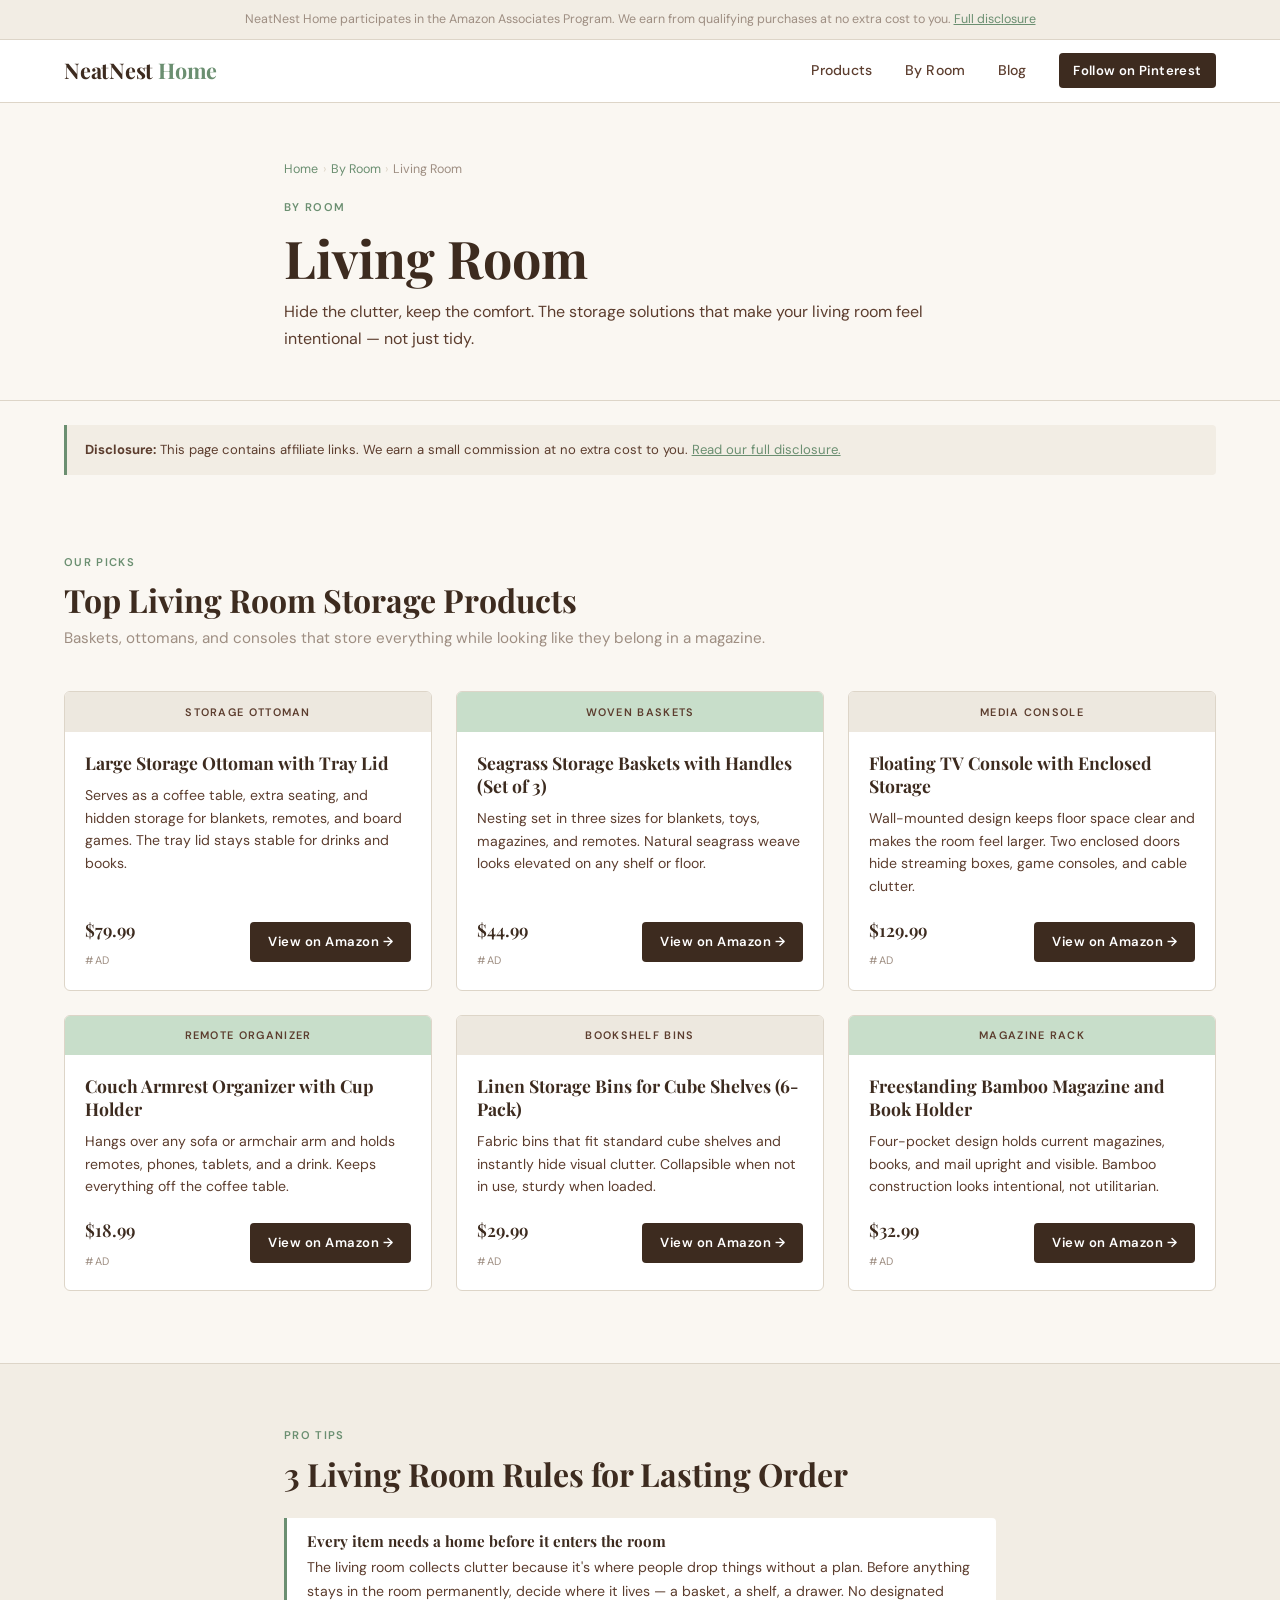
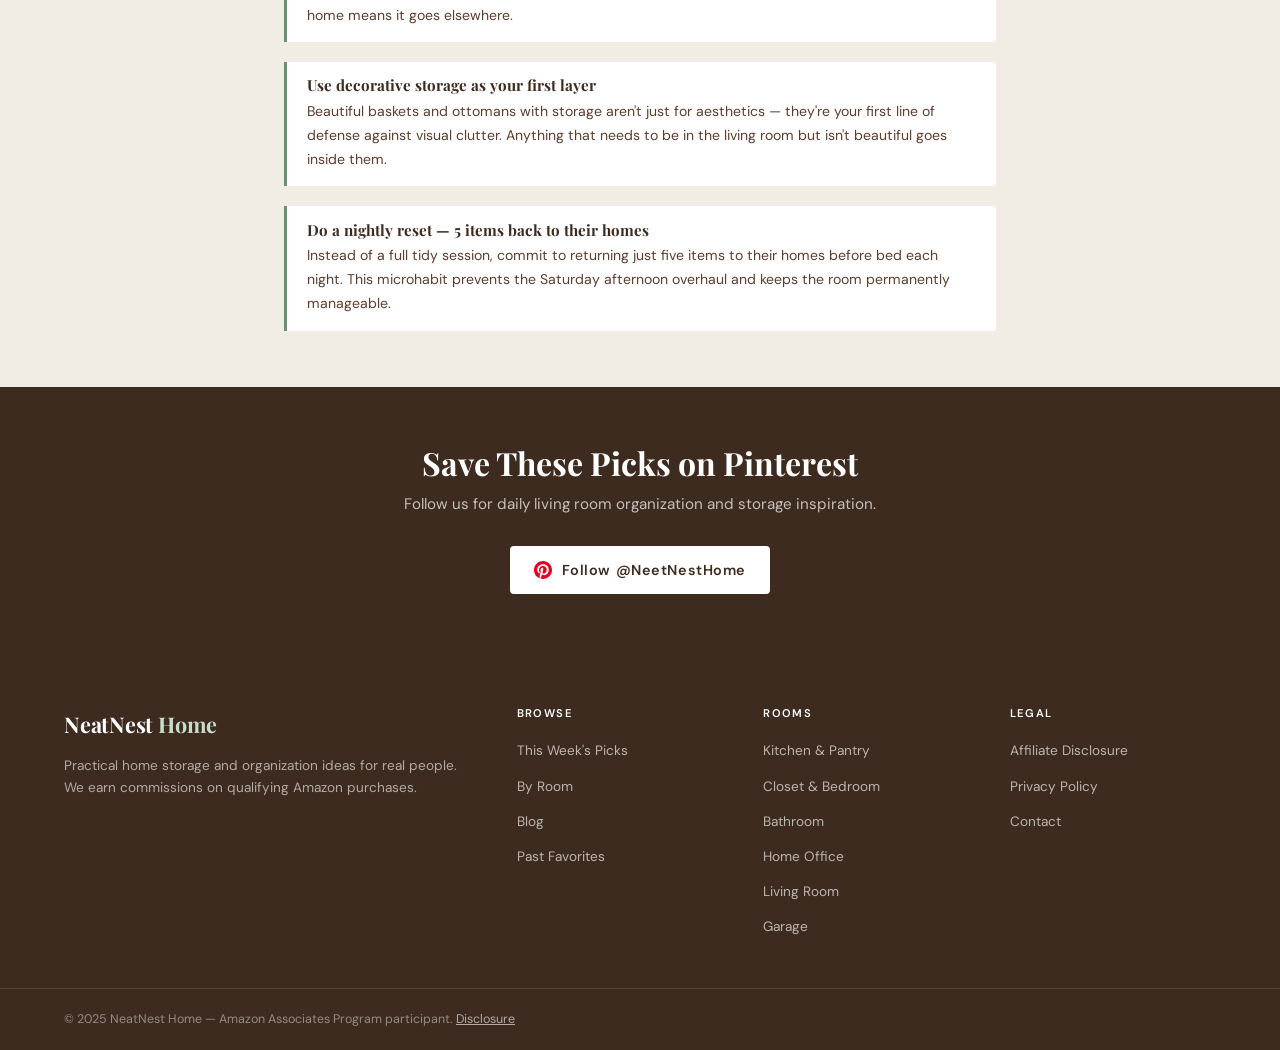
<file: rooms/living-room.html>
<!DOCTYPE html>
<html lang="en">
<head>
  <meta charset="UTF-8" />
  <meta name="viewport" content="width=device-width, initial-scale=1.0" />
  <title>Living Room Organization — NeatNest Home</title>
  <meta name="description" content="The best living room organization products — storage ottomans, media consoles, baskets, and hidden storage solutions." />
  <link rel="stylesheet" href="../styles.css" />
</head>
<body>

<div class="disclosure-top">
  NeatNest Home participates in the Amazon Associates Program. We earn from qualifying purchases at no extra cost to you. <a href="../disclosure.html">Full disclosure</a>
</div>

<header class="site-header">
  <div class="nav-inner">
    <a href="../index.html" class="logo">NeatNest <span>Home</span></a>
    <button class="hamburger" id="hamburger" aria-label="Toggle navigation"><span></span><span></span><span></span></button>
    <nav class="nav-links" id="navLinks">
      <a href="../index.html#products">Products</a>
      <a href="../index.html#rooms">By Room</a>
      <a href="../index.html#blog">Blog</a>
      <a href="https://pinterest.com/NeetNestHome" target="_blank" rel="noopener" class="nav-pinterest">Follow on Pinterest</a>
    </nav>
  </div>
</header>

<div class="page-hero">
  <div class="container--narrow">
    <div class="breadcrumb">
      <a href="../index.html">Home</a>
      <span class="breadcrumb-sep">&rsaquo;</span>
      <a href="../index.html#rooms">By Room</a>
      <span class="breadcrumb-sep">&rsaquo;</span>
      <span>Living Room</span>
    </div>
    <span class="eyebrow">By Room</span>
    <h1>Living Room</h1>
    <p>Hide the clutter, keep the comfort. The storage solutions that make your living room feel intentional — not just tidy.</p>
  </div>
</div>

<div style="max-width:1200px; margin:0 auto; padding:0 1.5rem;">
  <div class="post-disclosure" style="margin:1.5rem 0 0;">
    <strong>Disclosure:</strong> This page contains affiliate links. We earn a small commission at no extra cost to you. <a href="../disclosure.html">Read our full disclosure.</a>
  </div>
</div>

<section class="section">
  <div class="container">
    <div class="section-header">
      <span class="section-label">Our Picks</span>
      <h2>Top Living Room Storage Products</h2>
      <p>Baskets, ottomans, and consoles that store everything while looking like they belong in a magazine.</p>
    </div>
    <div class="card-grid card-grid--3">

      <div class="product-card">
        <div class="product-card-bar bar-tan">Storage Ottoman</div>
        <div class="product-card-body">
          <h3>Large Storage Ottoman with Tray Lid</h3>
          <p>Serves as a coffee table, extra seating, and hidden storage for blankets, remotes, and board games. The tray lid stays stable for drinks and books.</p>
        </div>
        <div class="product-card-footer">
          <div><span class="product-price">$79.99</span><span class="product-ad">#ad</span></div>
          <a href="https://www.amazon.com/s?k=large+storage+ottoman+tray+lid+living+room&tag=neatnest00-20" target="_blank" rel="noopener sponsored" class="btn-amazon">View on Amazon &rarr;</a>
        </div>
      </div>

      <div class="product-card">
        <div class="product-card-bar bar-sage">Woven Baskets</div>
        <div class="product-card-body">
          <h3>Seagrass Storage Baskets with Handles (Set of 3)</h3>
          <p>Nesting set in three sizes for blankets, toys, magazines, and remotes. Natural seagrass weave looks elevated on any shelf or floor.</p>
        </div>
        <div class="product-card-footer">
          <div><span class="product-price">$44.99</span><span class="product-ad">#ad</span></div>
          <a href="https://www.amazon.com/s?k=seagrass+storage+baskets+with+handles+set&tag=neatnest00-20" target="_blank" rel="noopener sponsored" class="btn-amazon">View on Amazon &rarr;</a>
        </div>
      </div>

      <div class="product-card">
        <div class="product-card-bar bar-tan">Media Console</div>
        <div class="product-card-body">
          <h3>Floating TV Console with Enclosed Storage</h3>
          <p>Wall-mounted design keeps floor space clear and makes the room feel larger. Two enclosed doors hide streaming boxes, game consoles, and cable clutter.</p>
        </div>
        <div class="product-card-footer">
          <div><span class="product-price">$129.99</span><span class="product-ad">#ad</span></div>
          <a href="https://www.amazon.com/s?k=floating+tv+console+enclosed+storage+wall+mounted&tag=neatnest00-20" target="_blank" rel="noopener sponsored" class="btn-amazon">View on Amazon &rarr;</a>
        </div>
      </div>

      <div class="product-card">
        <div class="product-card-bar bar-sage">Remote Organizer</div>
        <div class="product-card-body">
          <h3>Couch Armrest Organizer with Cup Holder</h3>
          <p>Hangs over any sofa or armchair arm and holds remotes, phones, tablets, and a drink. Keeps everything off the coffee table.</p>
        </div>
        <div class="product-card-footer">
          <div><span class="product-price">$18.99</span><span class="product-ad">#ad</span></div>
          <a href="https://www.amazon.com/s?k=couch+armrest+organizer+cup+holder+remote&tag=neatnest00-20" target="_blank" rel="noopener sponsored" class="btn-amazon">View on Amazon &rarr;</a>
        </div>
      </div>

      <div class="product-card">
        <div class="product-card-bar bar-tan">Bookshelf Bins</div>
        <div class="product-card-body">
          <h3>Linen Storage Bins for Cube Shelves (6-Pack)</h3>
          <p>Fabric bins that fit standard cube shelves and instantly hide visual clutter. Collapsible when not in use, sturdy when loaded.</p>
        </div>
        <div class="product-card-footer">
          <div><span class="product-price">$29.99</span><span class="product-ad">#ad</span></div>
          <a href="https://www.amazon.com/s?k=linen+storage+bins+cube+shelves+6+pack&tag=neatnest00-20" target="_blank" rel="noopener sponsored" class="btn-amazon">View on Amazon &rarr;</a>
        </div>
      </div>

      <div class="product-card">
        <div class="product-card-bar bar-sage">Magazine Rack</div>
        <div class="product-card-body">
          <h3>Freestanding Bamboo Magazine and Book Holder</h3>
          <p>Four-pocket design holds current magazines, books, and mail upright and visible. Bamboo construction looks intentional, not utilitarian.</p>
        </div>
        <div class="product-card-footer">
          <div><span class="product-price">$32.99</span><span class="product-ad">#ad</span></div>
          <a href="https://www.amazon.com/s?k=bamboo+magazine+book+holder+freestanding+living+room&tag=neatnest00-20" target="_blank" rel="noopener sponsored" class="btn-amazon">View on Amazon &rarr;</a>
        </div>
      </div>

    </div>
  </div>
</section>

<div class="room-tips">
  <div class="container--narrow">
    <span class="section-label">Pro Tips</span>
    <h2>3 Living Room Rules for Lasting Order</h2>
    <div class="tips-list">
      <div class="tip-item">
        <h4>Every item needs a home before it enters the room</h4>
        <p>The living room collects clutter because it's where people drop things without a plan. Before anything stays in the room permanently, decide where it lives — a basket, a shelf, a drawer. No designated home means it goes elsewhere.</p>
      </div>
      <div class="tip-item">
        <h4>Use decorative storage as your first layer</h4>
        <p>Beautiful baskets and ottomans with storage aren't just for aesthetics — they're your first line of defense against visual clutter. Anything that needs to be in the living room but isn't beautiful goes inside them.</p>
      </div>
      <div class="tip-item">
        <h4>Do a nightly reset — 5 items back to their homes</h4>
        <p>Instead of a full tidy session, commit to returning just five items to their homes before bed each night. This microhabit prevents the Saturday afternoon overhaul and keeps the room permanently manageable.</p>
      </div>
    </div>
  </div>
</div>

<div class="pinterest-strip">
  <div class="container">
    <h2>Save These Picks on Pinterest</h2>
    <p>Follow us for daily living room organization and storage inspiration.</p>
    <a href="https://pinterest.com/NeetNestHome" target="_blank" rel="noopener" class="btn-pinterest">
      <svg viewBox="0 0 24 24"><path d="M12 0C5.373 0 0 5.373 0 12c0 5.084 3.163 9.426 7.627 11.174-.105-.949-.2-2.405.042-3.441.218-.937 1.407-5.965 1.407-5.965s-.359-.719-.359-1.782c0-1.668.967-2.914 2.171-2.914 1.023 0 1.518.769 1.518 1.69 0 1.029-.655 2.568-.994 3.995-.283 1.194.599 2.169 1.777 2.169 2.133 0 3.772-2.249 3.772-5.495 0-2.873-2.064-4.882-5.012-4.882-3.414 0-5.418 2.561-5.418 5.207 0 1.031.397 2.138.893 2.738a.36.36 0 01.083.345l-.333 1.36c-.053.22-.174.267-.402.161-1.499-.698-2.436-2.889-2.436-4.649 0-3.785 2.75-7.262 7.929-7.262 4.163 0 7.398 2.967 7.398 6.931 0 4.136-2.607 7.464-6.227 7.464-1.216 0-2.359-.632-2.75-1.378l-.748 2.853c-.271 1.043-1.002 2.35-1.492 3.146C9.57 23.812 10.763 24 12 24c6.627 0 12-5.373 12-12S18.627 0 12 0z"/></svg>
      Follow @NeetNestHome
    </a>
  </div>
</div>

<footer class="site-footer">
  <div class="container footer-grid">
    <div class="footer-brand">
      <a href="../index.html" class="logo logo-white">NeatNest <span>Home</span></a>
      <p>Practical home storage and organization ideas for real people. We earn commissions on qualifying Amazon purchases.</p>
    </div>
    <div class="footer-col">
      <h4>Browse</h4>
      <ul>
        <li><a href="../index.html#products">This Week's Picks</a></li>
        <li><a href="../index.html#rooms">By Room</a></li>
        <li><a href="../index.html#blog">Blog</a></li>
        <li><a href="../index.html#archive">Past Favorites</a></li>
      </ul>
    </div>
    <div class="footer-col">
      <h4>Rooms</h4>
      <ul>
        <li><a href="kitchen.html">Kitchen &amp; Pantry</a></li>
        <li><a href="closet.html">Closet &amp; Bedroom</a></li>
        <li><a href="bathroom.html">Bathroom</a></li>
        <li><a href="office.html">Home Office</a></li>
        <li><a href="living-room.html">Living Room</a></li>
        <li><a href="garage.html">Garage</a></li>
      </ul>
    </div>
    <div class="footer-col">
      <h4>Legal</h4>
      <ul>
        <li><a href="../disclosure.html">Affiliate Disclosure</a></li>
        <li><a href="../privacy.html">Privacy Policy</a></li>
        <li><a href="../contact.html">Contact</a></li>
      </ul>
    </div>
  </div>
  <div class="footer-bottom">
    <div class="container">
      <p>&copy; 2025 NeatNest Home &mdash; Amazon Associates Program participant. <a href="../disclosure.html">Disclosure</a></p>
    </div>
  </div>
</footer>

<script>
  const hamburger = document.getElementById('hamburger');
  const navLinks  = document.getElementById('navLinks');
  hamburger.addEventListener('click', () => { hamburger.classList.toggle('open'); navLinks.classList.toggle('open'); });
</script>
</body>
</html>
</file>
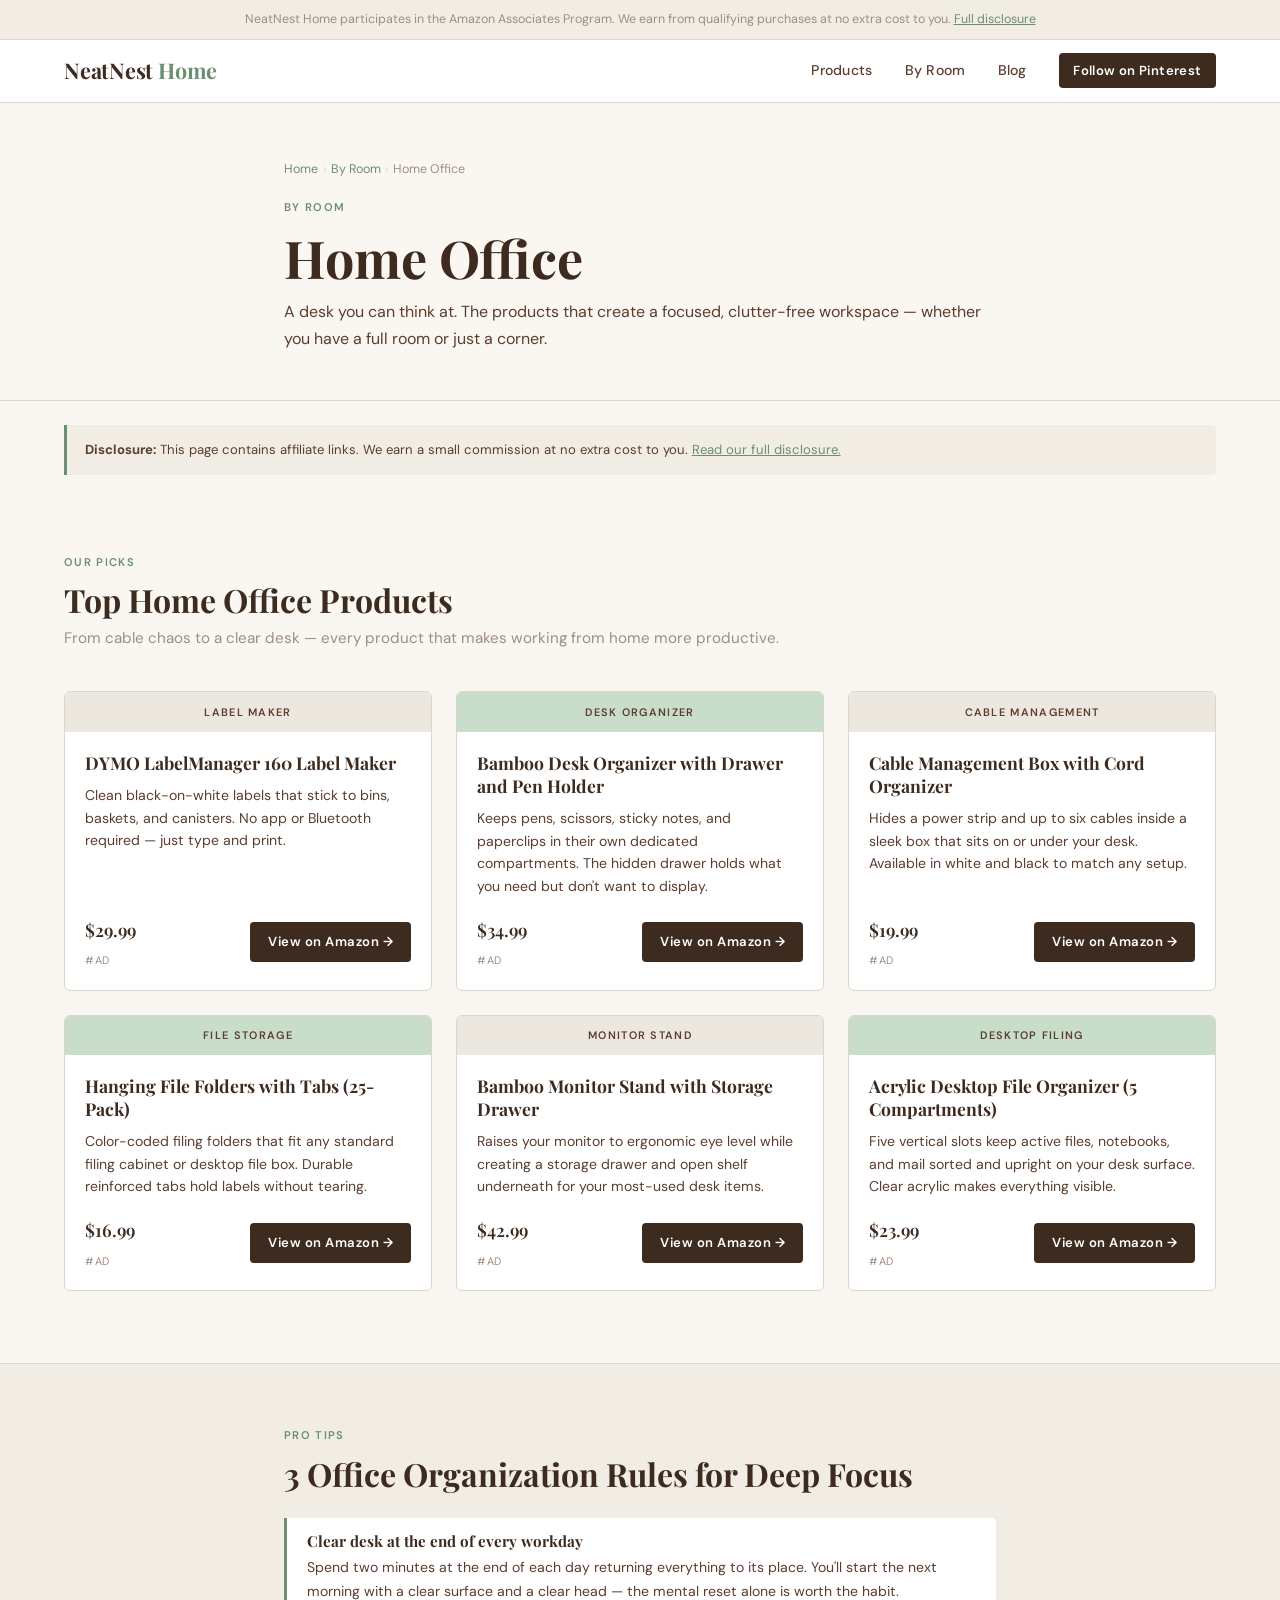
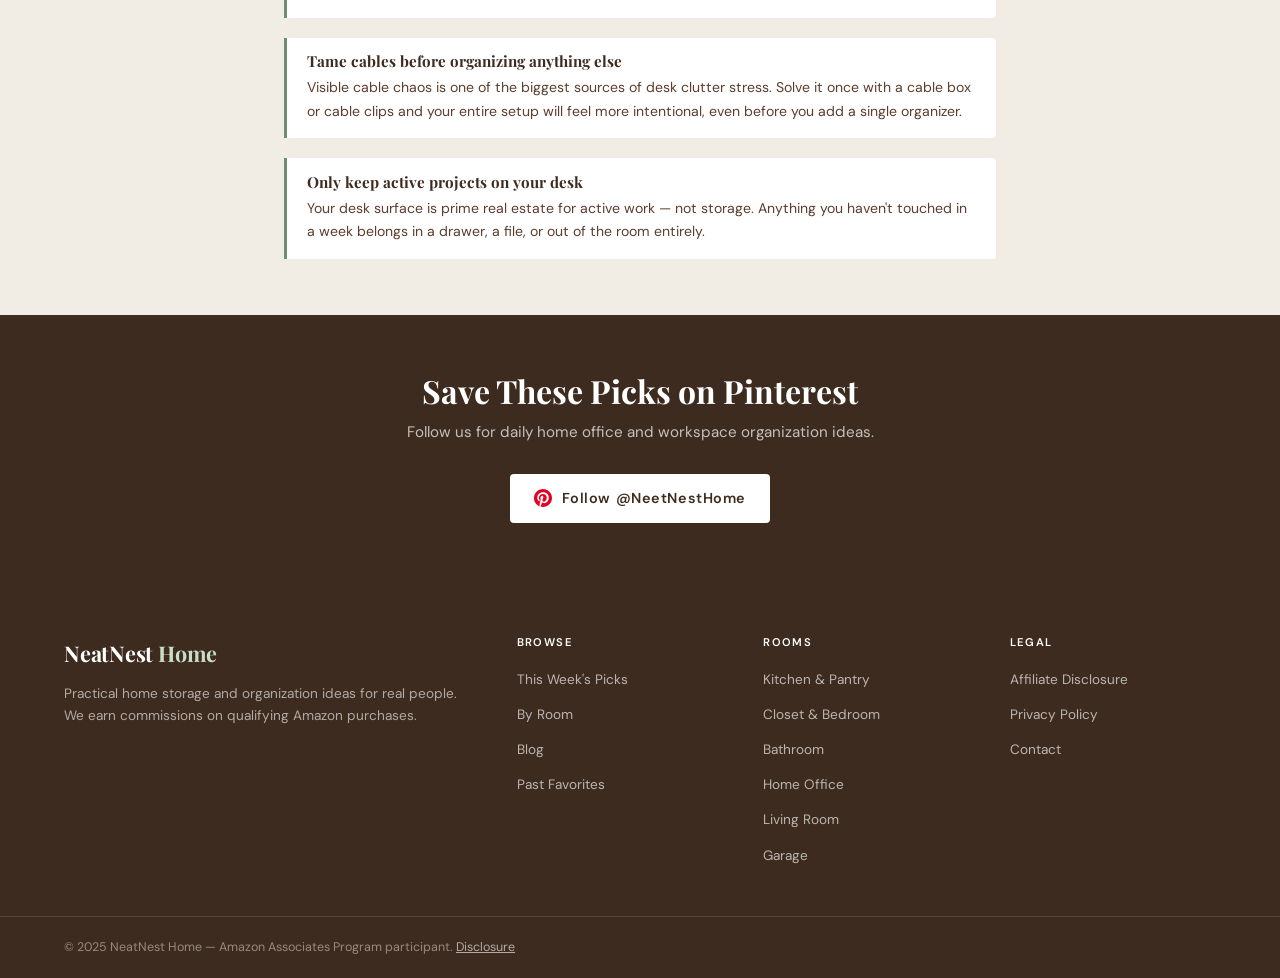
<file: rooms/office.html>
<!DOCTYPE html>
<html lang="en">
<head>
  <meta charset="UTF-8" />
  <meta name="viewport" content="width=device-width, initial-scale=1.0" />
  <title>Home Office Organization — NeatNest Home</title>
  <meta name="description" content="The best home office organization products — desk organizers, cable management, filing systems, and label makers." />
  <link rel="stylesheet" href="../styles.css" />
</head>
<body>

<div class="disclosure-top">
  NeatNest Home participates in the Amazon Associates Program. We earn from qualifying purchases at no extra cost to you. <a href="../disclosure.html">Full disclosure</a>
</div>

<header class="site-header">
  <div class="nav-inner">
    <a href="../index.html" class="logo">NeatNest <span>Home</span></a>
    <button class="hamburger" id="hamburger" aria-label="Toggle navigation"><span></span><span></span><span></span></button>
    <nav class="nav-links" id="navLinks">
      <a href="../index.html#products">Products</a>
      <a href="../index.html#rooms">By Room</a>
      <a href="../index.html#blog">Blog</a>
      <a href="https://pinterest.com/NeetNestHome" target="_blank" rel="noopener" class="nav-pinterest">Follow on Pinterest</a>
    </nav>
  </div>
</header>

<div class="page-hero">
  <div class="container--narrow">
    <div class="breadcrumb">
      <a href="../index.html">Home</a>
      <span class="breadcrumb-sep">&rsaquo;</span>
      <a href="../index.html#rooms">By Room</a>
      <span class="breadcrumb-sep">&rsaquo;</span>
      <span>Home Office</span>
    </div>
    <span class="eyebrow">By Room</span>
    <h1>Home Office</h1>
    <p>A desk you can think at. The products that create a focused, clutter-free workspace — whether you have a full room or just a corner.</p>
  </div>
</div>

<div style="max-width:1200px; margin:0 auto; padding:0 1.5rem;">
  <div class="post-disclosure" style="margin:1.5rem 0 0;">
    <strong>Disclosure:</strong> This page contains affiliate links. We earn a small commission at no extra cost to you. <a href="../disclosure.html">Read our full disclosure.</a>
  </div>
</div>

<section class="section">
  <div class="container">
    <div class="section-header">
      <span class="section-label">Our Picks</span>
      <h2>Top Home Office Products</h2>
      <p>From cable chaos to a clear desk — every product that makes working from home more productive.</p>
    </div>
    <div class="card-grid card-grid--3">

      <div class="product-card">
        <div class="product-card-bar bar-tan">Label Maker</div>
        <div class="product-card-body">
          <h3>DYMO LabelManager 160 Label Maker</h3>
          <p>Clean black-on-white labels that stick to bins, baskets, and canisters. No app or Bluetooth required — just type and print.</p>
        </div>
        <div class="product-card-footer">
          <div><span class="product-price">$29.99</span><span class="product-ad">#ad</span></div>
          <a href="https://www.amazon.com/s?k=dymo+labelmanager+160+label+maker&tag=neatnest00-20" target="_blank" rel="noopener sponsored" class="btn-amazon">View on Amazon &rarr;</a>
        </div>
      </div>

      <div class="product-card">
        <div class="product-card-bar bar-sage">Desk Organizer</div>
        <div class="product-card-body">
          <h3>Bamboo Desk Organizer with Drawer and Pen Holder</h3>
          <p>Keeps pens, scissors, sticky notes, and paperclips in their own dedicated compartments. The hidden drawer holds what you need but don't want to display.</p>
        </div>
        <div class="product-card-footer">
          <div><span class="product-price">$34.99</span><span class="product-ad">#ad</span></div>
          <a href="https://www.amazon.com/s?k=bamboo+desk+organizer+with+drawer+pen+holder&tag=neatnest00-20" target="_blank" rel="noopener sponsored" class="btn-amazon">View on Amazon &rarr;</a>
        </div>
      </div>

      <div class="product-card">
        <div class="product-card-bar bar-tan">Cable Management</div>
        <div class="product-card-body">
          <h3>Cable Management Box with Cord Organizer</h3>
          <p>Hides a power strip and up to six cables inside a sleek box that sits on or under your desk. Available in white and black to match any setup.</p>
        </div>
        <div class="product-card-footer">
          <div><span class="product-price">$19.99</span><span class="product-ad">#ad</span></div>
          <a href="https://www.amazon.com/s?k=cable+management+box+cord+organizer+desk&tag=neatnest00-20" target="_blank" rel="noopener sponsored" class="btn-amazon">View on Amazon &rarr;</a>
        </div>
      </div>

      <div class="product-card">
        <div class="product-card-bar bar-sage">File Storage</div>
        <div class="product-card-body">
          <h3>Hanging File Folders with Tabs (25-Pack)</h3>
          <p>Color-coded filing folders that fit any standard filing cabinet or desktop file box. Durable reinforced tabs hold labels without tearing.</p>
        </div>
        <div class="product-card-footer">
          <div><span class="product-price">$16.99</span><span class="product-ad">#ad</span></div>
          <a href="https://www.amazon.com/s?k=hanging+file+folders+with+tabs+25+pack&tag=neatnest00-20" target="_blank" rel="noopener sponsored" class="btn-amazon">View on Amazon &rarr;</a>
        </div>
      </div>

      <div class="product-card">
        <div class="product-card-bar bar-tan">Monitor Stand</div>
        <div class="product-card-body">
          <h3>Bamboo Monitor Stand with Storage Drawer</h3>
          <p>Raises your monitor to ergonomic eye level while creating a storage drawer and open shelf underneath for your most-used desk items.</p>
        </div>
        <div class="product-card-footer">
          <div><span class="product-price">$42.99</span><span class="product-ad">#ad</span></div>
          <a href="https://www.amazon.com/s?k=bamboo+monitor+stand+with+storage+drawer&tag=neatnest00-20" target="_blank" rel="noopener sponsored" class="btn-amazon">View on Amazon &rarr;</a>
        </div>
      </div>

      <div class="product-card">
        <div class="product-card-bar bar-sage">Desktop Filing</div>
        <div class="product-card-body">
          <h3>Acrylic Desktop File Organizer (5 Compartments)</h3>
          <p>Five vertical slots keep active files, notebooks, and mail sorted and upright on your desk surface. Clear acrylic makes everything visible.</p>
        </div>
        <div class="product-card-footer">
          <div><span class="product-price">$23.99</span><span class="product-ad">#ad</span></div>
          <a href="https://www.amazon.com/s?k=acrylic+desktop+file+organizer+5+compartments&tag=neatnest00-20" target="_blank" rel="noopener sponsored" class="btn-amazon">View on Amazon &rarr;</a>
        </div>
      </div>

    </div>
  </div>
</section>

<div class="room-tips">
  <div class="container--narrow">
    <span class="section-label">Pro Tips</span>
    <h2>3 Office Organization Rules for Deep Focus</h2>
    <div class="tips-list">
      <div class="tip-item">
        <h4>Clear desk at the end of every workday</h4>
        <p>Spend two minutes at the end of each day returning everything to its place. You'll start the next morning with a clear surface and a clear head — the mental reset alone is worth the habit.</p>
      </div>
      <div class="tip-item">
        <h4>Tame cables before organizing anything else</h4>
        <p>Visible cable chaos is one of the biggest sources of desk clutter stress. Solve it once with a cable box or cable clips and your entire setup will feel more intentional, even before you add a single organizer.</p>
      </div>
      <div class="tip-item">
        <h4>Only keep active projects on your desk</h4>
        <p>Your desk surface is prime real estate for active work — not storage. Anything you haven't touched in a week belongs in a drawer, a file, or out of the room entirely.</p>
      </div>
    </div>
  </div>
</div>

<div class="pinterest-strip">
  <div class="container">
    <h2>Save These Picks on Pinterest</h2>
    <p>Follow us for daily home office and workspace organization ideas.</p>
    <a href="https://pinterest.com/NeetNestHome" target="_blank" rel="noopener" class="btn-pinterest">
      <svg viewBox="0 0 24 24"><path d="M12 0C5.373 0 0 5.373 0 12c0 5.084 3.163 9.426 7.627 11.174-.105-.949-.2-2.405.042-3.441.218-.937 1.407-5.965 1.407-5.965s-.359-.719-.359-1.782c0-1.668.967-2.914 2.171-2.914 1.023 0 1.518.769 1.518 1.69 0 1.029-.655 2.568-.994 3.995-.283 1.194.599 2.169 1.777 2.169 2.133 0 3.772-2.249 3.772-5.495 0-2.873-2.064-4.882-5.012-4.882-3.414 0-5.418 2.561-5.418 5.207 0 1.031.397 2.138.893 2.738a.36.36 0 01.083.345l-.333 1.36c-.053.22-.174.267-.402.161-1.499-.698-2.436-2.889-2.436-4.649 0-3.785 2.75-7.262 7.929-7.262 4.163 0 7.398 2.967 7.398 6.931 0 4.136-2.607 7.464-6.227 7.464-1.216 0-2.359-.632-2.75-1.378l-.748 2.853c-.271 1.043-1.002 2.35-1.492 3.146C9.57 23.812 10.763 24 12 24c6.627 0 12-5.373 12-12S18.627 0 12 0z"/></svg>
      Follow @NeetNestHome
    </a>
  </div>
</div>

<footer class="site-footer">
  <div class="container footer-grid">
    <div class="footer-brand">
      <a href="../index.html" class="logo logo-white">NeatNest <span>Home</span></a>
      <p>Practical home storage and organization ideas for real people. We earn commissions on qualifying Amazon purchases.</p>
    </div>
    <div class="footer-col">
      <h4>Browse</h4>
      <ul>
        <li><a href="../index.html#products">This Week's Picks</a></li>
        <li><a href="../index.html#rooms">By Room</a></li>
        <li><a href="../index.html#blog">Blog</a></li>
        <li><a href="../index.html#archive">Past Favorites</a></li>
      </ul>
    </div>
    <div class="footer-col">
      <h4>Rooms</h4>
      <ul>
        <li><a href="kitchen.html">Kitchen &amp; Pantry</a></li>
        <li><a href="closet.html">Closet &amp; Bedroom</a></li>
        <li><a href="bathroom.html">Bathroom</a></li>
        <li><a href="office.html">Home Office</a></li>
        <li><a href="living-room.html">Living Room</a></li>
        <li><a href="garage.html">Garage</a></li>
      </ul>
    </div>
    <div class="footer-col">
      <h4>Legal</h4>
      <ul>
        <li><a href="../disclosure.html">Affiliate Disclosure</a></li>
        <li><a href="../privacy.html">Privacy Policy</a></li>
        <li><a href="../contact.html">Contact</a></li>
      </ul>
    </div>
  </div>
  <div class="footer-bottom">
    <div class="container">
      <p>&copy; 2025 NeatNest Home &mdash; Amazon Associates Program participant. <a href="../disclosure.html">Disclosure</a></p>
    </div>
  </div>
</footer>

<script>
  const hamburger = document.getElementById('hamburger');
  const navLinks  = document.getElementById('navLinks');
  hamburger.addEventListener('click', () => { hamburger.classList.toggle('open'); navLinks.classList.toggle('open'); });
</script>
</body>
</html>
</file>
<file: styles.css>
/* ============================================================
   NeatNest Home — Editorial Design System
   Fonts: Playfair Display (headings), DM Sans (body)
   ============================================================ */

@import url('https://fonts.googleapis.com/css2?family=Playfair+Display:wght@400;600;700&family=DM+Sans:wght@300;400;500;600&display=swap');

/* ── Reset & Base ──────────────────────────────────────────── */
*, *::before, *::after { box-sizing: border-box; margin: 0; padding: 0; }

:root {
  --cream:      #FAF7F2;
  --cream-mid:  #F2EDE4;
  --bar-tan:    #EDE8DF;
  --bar-sage:   #C8DECA;
  --brown:      #3D2B1F;
  --brown-mid:  #5C3D2E;
  --brown-light:#8C7B6E;
  --sage:       #6B8F71;
  --sage-dark:  #4E6B52;
  --muted:      #9E8E82;
  --border:     #DDD5C8;
  --white:      #FFFFFF;
  --font-serif: 'Playfair Display', Georgia, serif;
  --font-sans:  'DM Sans', system-ui, sans-serif;
}

html { scroll-behavior: smooth; }

body {
  font-family: var(--font-sans);
  font-size: 1rem;
  line-height: 1.7;
  color: var(--brown);
  background: var(--cream);
}

img { max-width: 100%; display: block; }
a { color: inherit; text-decoration: none; }
ul { list-style: none; }

/* ── Typography ────────────────────────────────────────────── */
h1, h2, h3, h4 {
  font-family: var(--font-serif);
  font-weight: 700;
  line-height: 1.25;
  color: var(--brown);
}
h1 { font-size: clamp(2rem, 5vw, 3.25rem); }
h2 { font-size: clamp(1.5rem, 3vw, 2rem); }
h3 { font-size: 1.3rem; }
h4 { font-size: 1.05rem; }

p { margin-bottom: 1rem; }
p:last-child { margin-bottom: 0; }

/* ── Layout ────────────────────────────────────────────────── */
.container        { max-width: 1200px; margin: 0 auto; padding: 0 1.5rem; }
.container--narrow{ max-width: 760px;  margin: 0 auto; padding: 0 1.5rem; }

/* ── Disclosure Banner ─────────────────────────────────────── */
.disclosure-top {
  background: var(--cream-mid);
  border-bottom: 1px solid var(--border);
  padding: .55rem 1.5rem;
  font-size: .78rem;
  color: var(--muted);
  text-align: center;
}
.disclosure-top a { color: var(--sage); text-decoration: underline; }

/* ── Navigation ────────────────────────────────────────────── */
.site-header {
  position: sticky;
  top: 0;
  z-index: 100;
  background: var(--white);
  border-bottom: 1px solid var(--border);
}
.nav-inner {
  max-width: 1200px;
  margin: 0 auto;
  padding: 0 1.5rem;
  height: 62px;
  display: flex;
  align-items: center;
  justify-content: space-between;
}
.logo {
  font-family: var(--font-serif);
  font-size: 1.35rem;
  font-weight: 700;
  color: var(--brown);
  letter-spacing: -.01em;
}
.logo span { color: var(--sage); }
.logo-white { color: var(--white); }
.logo-white span { color: var(--bar-sage); }

.nav-links {
  display: flex;
  align-items: center;
  gap: 2rem;
}
.nav-links a {
  font-size: .88rem;
  font-weight: 500;
  color: var(--brown-mid);
  letter-spacing: .02em;
  transition: color .2s;
}
.nav-links a:hover { color: var(--sage); }
.nav-links .nav-pinterest {
  background: var(--brown);
  color: var(--white);
  padding: .4rem .9rem;
  border-radius: 4px;
  font-size: .82rem;
  font-weight: 600;
  letter-spacing: .03em;
  transition: background .2s;
}
.nav-links .nav-pinterest:hover { background: var(--sage); color: var(--white); }

/* Hamburger */
.hamburger {
  display: none;
  flex-direction: column;
  gap: 5px;
  background: none;
  border: none;
  cursor: pointer;
  padding: 4px;
}
.hamburger span {
  display: block;
  width: 24px;
  height: 2px;
  background: var(--brown);
  border-radius: 2px;
  transition: all .25s;
}
.hamburger.open span:nth-child(1) { transform: translateY(7px) rotate(45deg); }
.hamburger.open span:nth-child(2) { opacity: 0; }
.hamburger.open span:nth-child(3) { transform: translateY(-7px) rotate(-45deg); }

/* ── Hero ──────────────────────────────────────────────────── */
.site-hero {
  background: var(--cream);
  border-bottom: 1px solid var(--border);
  padding: 5rem 1.5rem 4.5rem;
  text-align: center;
}
.site-hero h1 {
  max-width: 700px;
  margin: 0 auto 1.25rem;
}
.site-hero .hero-sub {
  font-size: 1.1rem;
  color: var(--brown-mid);
  max-width: 480px;
  margin: 0 auto 2rem;
  font-weight: 300;
}
.hero-cta {
  display: flex;
  gap: 1rem;
  justify-content: center;
  flex-wrap: wrap;
}

/* ── Buttons ───────────────────────────────────────────────── */
.btn {
  display: inline-block;
  font-family: var(--font-sans);
  font-weight: 600;
  font-size: .88rem;
  letter-spacing: .04em;
  padding: .7rem 1.5rem;
  border-radius: 4px;
  transition: all .2s;
  cursor: pointer;
  border: 2px solid transparent;
}
.btn-primary {
  background: var(--brown);
  color: var(--white);
  border-color: var(--brown);
}
.btn-primary:hover { background: var(--brown-mid); border-color: var(--brown-mid); color: var(--white); }
.btn-secondary {
  background: transparent;
  color: var(--brown);
  border-color: var(--brown);
}
.btn-secondary:hover { background: var(--brown); color: var(--white); }

.btn-amazon {
  display: inline-block;
  background: var(--brown);
  color: var(--white);
  font-family: var(--font-sans);
  font-size: .82rem;
  font-weight: 600;
  letter-spacing: .04em;
  padding: .55rem 1.1rem;
  border-radius: 4px;
  transition: background .2s;
}
.btn-amazon:hover { background: var(--sage); color: var(--white); }

/* ── Section Headers ───────────────────────────────────────── */
.section {
  padding: 4.5rem 0;
}
.section + .section {
  border-top: 1px solid var(--border);
}
.section-header {
  margin-bottom: 2.5rem;
}
.section-header h2 {
  margin-bottom: .35rem;
}
.section-header p {
  color: var(--muted);
  font-size: .95rem;
  margin: 0;
}
.section-label {
  display: inline-block;
  font-size: .7rem;
  font-weight: 600;
  letter-spacing: .12em;
  text-transform: uppercase;
  color: var(--sage);
  margin-bottom: .5rem;
}

/* ── Card Grids ────────────────────────────────────────────── */
.card-grid {
  display: grid;
  gap: 1.5rem;
}
.card-grid--3 { grid-template-columns: repeat(3, 1fr); }
.card-grid--2 { grid-template-columns: repeat(2, 1fr); }

/* ── Product Cards ─────────────────────────────────────────── */
.product-card {
  background: var(--white);
  border: 1px solid var(--border);
  border-radius: 6px;
  overflow: hidden;
  display: flex;
  flex-direction: column;
  transition: box-shadow .2s, transform .2s;
}
.product-card:hover {
  box-shadow: 0 6px 24px rgba(61,43,31,.1);
  transform: translateY(-2px);
}
.product-card-bar {
  padding: .65rem 1.25rem;
  text-align: center;
  font-size: .68rem;
  font-weight: 600;
  letter-spacing: .12em;
  text-transform: uppercase;
  color: var(--brown-mid);
}
.bar-tan  { background: var(--bar-tan); }
.bar-sage { background: var(--bar-sage); }

.product-card-body {
  padding: 1.25rem 1.25rem 0;
  flex: 1;
}
.product-card-body h3 {
  font-size: 1.1rem;
  margin-bottom: .6rem;
  line-height: 1.3;
}
.product-card-body p {
  font-size: .88rem;
  color: var(--brown-mid);
  line-height: 1.6;
  margin-bottom: 0;
}
.product-card-footer {
  padding: 1.1rem 1.25rem 1.25rem;
  display: flex;
  align-items: center;
  justify-content: space-between;
  gap: .75rem;
  flex-wrap: wrap;
}
.product-price {
  font-family: var(--font-serif);
  font-size: 1.1rem;
  font-weight: 600;
  color: var(--brown);
}
.product-ad {
  font-size: .68rem;
  color: var(--muted);
  letter-spacing: .05em;
  text-transform: uppercase;
  display: block;
  margin-top: .4rem;
}

/* ── Room Cards ────────────────────────────────────────────── */
.room-grid {
  display: grid;
  grid-template-columns: repeat(3, 1fr);
  gap: 1.25rem;
}
.room-card {
  border: 1px solid var(--border);
  border-radius: 6px;
  padding: 1.75rem 1.5rem;
  background: var(--white);
  transition: border-color .2s, box-shadow .2s;
  display: flex;
  flex-direction: column;
  gap: .6rem;
}
.room-card:hover {
  border-color: var(--brown);
  box-shadow: 0 4px 16px rgba(61,43,31,.08);
}
.room-card h3 {
  font-size: 1.3rem;
  line-height: 1.2;
}
.room-card p {
  font-size: .88rem;
  color: var(--muted);
  margin: 0;
  flex: 1;
}
.room-card-link {
  font-size: .82rem;
  font-weight: 600;
  color: var(--sage);
  letter-spacing: .04em;
  transition: color .2s;
  display: inline-block;
  margin-top: .25rem;
}
.room-card-link:hover { color: var(--sage-dark); }

/* ── Blog Cards ────────────────────────────────────────────── */
.blog-card {
  background: var(--white);
  border: 1px solid var(--border);
  border-radius: 6px;
  overflow: hidden;
  display: flex;
  flex-direction: column;
  transition: box-shadow .2s, transform .2s;
}
.blog-card:hover {
  box-shadow: 0 6px 24px rgba(61,43,31,.1);
  transform: translateY(-2px);
}
.blog-card-bar {
  padding: .65rem 1.25rem;
  font-size: .68rem;
  font-weight: 600;
  letter-spacing: .12em;
  text-transform: uppercase;
  color: var(--brown-mid);
}
.blog-card-body {
  padding: 1.25rem;
  flex: 1;
  display: flex;
  flex-direction: column;
}
.blog-card-body h3 {
  font-size: 1.1rem;
  line-height: 1.35;
  margin-bottom: .6rem;
}
.blog-card-body p {
  font-size: .88rem;
  color: var(--brown-mid);
  line-height: 1.6;
  flex: 1;
  margin-bottom: 1rem;
}
.blog-card-meta {
  font-size: .75rem;
  color: var(--muted);
  margin-bottom: .75rem;
  letter-spacing: .02em;
}
.blog-card-link {
  font-size: .82rem;
  font-weight: 600;
  color: var(--sage);
  letter-spacing: .04em;
  transition: color .2s;
}
.blog-card-link:hover { color: var(--sage-dark); }

/* ── Pinterest Strip ───────────────────────────────────────── */
.pinterest-strip {
  background: var(--brown);
  padding: 3.5rem 1.5rem;
  text-align: center;
  color: var(--white);
}
.pinterest-strip h2 {
  color: var(--white);
  margin-bottom: .6rem;
}
.pinterest-strip p {
  color: rgba(255,255,255,.7);
  font-size: .95rem;
  margin-bottom: 1.75rem;
}
.btn-pinterest {
  display: inline-flex;
  align-items: center;
  gap: .6rem;
  background: var(--white);
  color: var(--brown);
  font-family: var(--font-sans);
  font-size: .9rem;
  font-weight: 600;
  letter-spacing: .04em;
  padding: .75rem 1.5rem;
  border-radius: 4px;
  transition: background .2s, color .2s;
}
.btn-pinterest:hover { background: var(--bar-sage); color: var(--brown); }
.btn-pinterest svg {
  width: 18px;
  height: 18px;
  fill: #E60023;
  flex-shrink: 0;
}

/* ── Footer ────────────────────────────────────────────────── */
.site-footer {
  background: var(--brown);
  color: rgba(255,255,255,.75);
  padding: 3.5rem 0 0;
}
.footer-grid {
  display: grid;
  grid-template-columns: 2fr 1fr 1fr 1fr;
  gap: 2.5rem;
  padding-bottom: 3rem;
}
.footer-brand p {
  font-size: .85rem;
  line-height: 1.6;
  margin-top: .75rem;
  color: rgba(255,255,255,.6);
}
.footer-col h4 {
  font-family: var(--font-sans);
  font-size: .7rem;
  font-weight: 600;
  letter-spacing: .12em;
  text-transform: uppercase;
  color: var(--white);
  margin-bottom: 1rem;
}
.footer-col ul { display: flex; flex-direction: column; gap: .5rem; }
.footer-col a {
  font-size: .85rem;
  color: rgba(255,255,255,.65);
  transition: color .2s;
}
.footer-col a:hover { color: var(--white); }
.footer-bottom {
  border-top: 1px solid rgba(255,255,255,.12);
  padding: 1.25rem 0;
}
.footer-bottom p {
  font-size: .78rem;
  color: rgba(255,255,255,.45);
  margin: 0;
}
.footer-bottom a { color: rgba(255,255,255,.6); text-decoration: underline; }

/* ── Page Hero (inner pages) ───────────────────────────────── */
.page-hero {
  background: var(--cream);
  border-bottom: 1px solid var(--border);
  padding: 3.5rem 1.5rem 3rem;
}
.page-hero h1 { margin-bottom: .5rem; }
.page-hero p { color: var(--brown-mid); margin: .5rem 0 0; }

/* ── Breadcrumb ────────────────────────────────────────────── */
.breadcrumb {
  font-size: .78rem;
  color: var(--muted);
  margin-bottom: .75rem;
  display: flex;
  align-items: center;
  gap: .3rem;
  flex-wrap: wrap;
}
.breadcrumb a { color: var(--sage); }
.breadcrumb a:hover { text-decoration: underline; }
.breadcrumb-sep { color: var(--border); }

/* ── Post Styles (blog posts) ──────────────────────────────── */
.post-body { padding: 3rem 0 4rem; }
.post-body h2 { margin: 2.5rem 0 1rem; }
.post-body h3 { margin: 2rem 0 .75rem; }
.post-body ul, .post-body ol {
  padding-left: 1.5rem;
  margin-bottom: 1.25rem;
}
.post-body ul { list-style: disc; }
.post-body ol { list-style: decimal; }
.post-body li { margin-bottom: .4rem; }
.post-body blockquote {
  border-left: 3px solid var(--sage);
  padding: .75rem 1.25rem;
  margin: 1.5rem 0;
  background: var(--cream-mid);
  border-radius: 0 4px 4px 0;
  font-style: italic;
  color: var(--brown-mid);
}
.eyebrow {
  display: inline-block;
  font-size: .7rem;
  font-weight: 600;
  letter-spacing: .12em;
  text-transform: uppercase;
  color: var(--sage);
  margin-bottom: .5rem;
}
.post-intro {
  font-size: 1.15rem;
  color: var(--brown-mid);
  font-weight: 300;
  margin-top: .75rem;
}
.post-meta {
  display: flex;
  gap: 1.25rem;
  font-size: .8rem;
  color: var(--muted);
  margin-top: .75rem;
}
.post-disclosure {
  background: var(--cream-mid);
  border-left: 3px solid var(--sage);
  padding: .85rem 1.1rem;
  border-radius: 0 4px 4px 0;
  font-size: .82rem;
  color: var(--brown-mid);
  margin-bottom: 2rem;
}
.post-disclosure a { color: var(--sage); text-decoration: underline; }

/* In-post product box */
.product-box {
  background: var(--white);
  border: 1px solid var(--border);
  border-radius: 6px;
  padding: 1.35rem 1.5rem;
  margin: 1.75rem 0;
}
.product-box h4 {
  font-size: 1rem;
  margin-bottom: .4rem;
}
.product-box p {
  font-size: .88rem;
  color: var(--brown-mid);
  margin-bottom: .85rem;
}
.product-rating {
  font-size: .8rem;
  color: var(--muted);
  margin-bottom: .6rem;
}

/* Tip box */
.tip-box {
  background: var(--cream-mid);
  border-left: 3px solid var(--bar-sage);
  padding: .9rem 1.1rem;
  border-radius: 0 4px 4px 0;
  font-size: .88rem;
  margin: 1.5rem 0;
}
.tip-box p { margin: 0; }

/* ── Page Content (disclosure, privacy, etc.) ──────────────── */
.page-content {
  padding: 3.5rem 0 4.5rem;
}
.page-content h2 { margin: 2rem 0 .75rem; }
.page-content h3 { margin: 1.5rem 0 .5rem; }
.page-content ul {
  list-style: disc;
  padding-left: 1.5rem;
  margin-bottom: 1rem;
}
.page-content li { margin-bottom: .35rem; }

/* Contact form */
.contact-form {
  background: var(--white);
  border: 1px solid var(--border);
  border-radius: 6px;
  padding: 2rem;
}
.form-row { display: grid; grid-template-columns: 1fr 1fr; gap: 1rem; }
.form-group { display: flex; flex-direction: column; gap: .35rem; margin-bottom: 1.1rem; }
.form-group label { font-size: .8rem; font-weight: 600; color: var(--brown-mid); letter-spacing: .03em; }
.form-group input,
.form-group select,
.form-group textarea {
  border: 1px solid var(--border);
  border-radius: 4px;
  padding: .65rem .85rem;
  font-family: var(--font-sans);
  font-size: .9rem;
  color: var(--brown);
  background: var(--cream);
  transition: border-color .2s;
  outline: none;
}
.form-group input:focus,
.form-group select:focus,
.form-group textarea:focus { border-color: var(--sage); }
.form-group textarea { min-height: 140px; resize: vertical; }

/* Room page specifics */
.room-tips {
  background: var(--cream-mid);
  border-top: 1px solid var(--border);
  padding: 3.5rem 0;
}
.room-tips h2 { margin-bottom: 1.5rem; }
.tips-list {
  display: flex;
  flex-direction: column;
  gap: 1.25rem;
  margin-top: 1.5rem;
}
.tip-item {
  border-left: 3px solid var(--sage);
  padding: .9rem 1.25rem;
  background: var(--white);
  border-radius: 0 4px 4px 0;
}
.tip-item h4 { margin-bottom: .3rem; font-size: .95rem; }
.tip-item p  { font-size: .88rem; color: var(--brown-mid); margin: 0; }

/* Related posts */
.related-posts {
  border-top: 1px solid var(--border);
  padding: 4rem 0;
  background: var(--cream);
}
.related-posts .section-header { margin-bottom: 2rem; }

/* ── Responsive ────────────────────────────────────────────── */
@media (max-width: 1024px) {
  .card-grid--3 { grid-template-columns: repeat(2, 1fr); }
  .room-grid    { grid-template-columns: repeat(2, 1fr); }
  .footer-grid  { grid-template-columns: 1fr 1fr; gap: 2rem; }
}

@media (max-width: 768px) {
  .nav-links {
    display: none;
    position: fixed;
    top: 62px;
    left: 0; right: 0;
    background: var(--white);
    border-bottom: 1px solid var(--border);
    flex-direction: column;
    align-items: stretch;
    padding: 1rem 1.5rem 1.5rem;
    gap: 0;
  }
  .nav-links.open { display: flex; }
  .nav-links a {
    padding: .75rem 0;
    border-bottom: 1px solid var(--border);
    font-size: .95rem;
  }
  .nav-links a:last-child { border-bottom: none; }
  .nav-links .nav-pinterest {
    margin-top: .5rem;
    text-align: center;
    border-radius: 4px;
    border-bottom: none;
  }
  .hamburger { display: flex; }

  .site-hero { padding: 3.5rem 1.5rem 3rem; }
  .section   { padding: 3rem 0; }

  .card-grid--3 { grid-template-columns: 1fr; }
  .card-grid--2 { grid-template-columns: 1fr; }
  .room-grid    { grid-template-columns: 1fr; }
  .footer-grid  { grid-template-columns: 1fr; }
  .form-row     { grid-template-columns: 1fr; }

  .page-content .container > div {
    grid-template-columns: 1fr !important;
  }
}

@media (max-width: 480px) {
  h1 { font-size: 1.9rem; }
  .hero-cta { flex-direction: column; align-items: center; }
}
</file>
